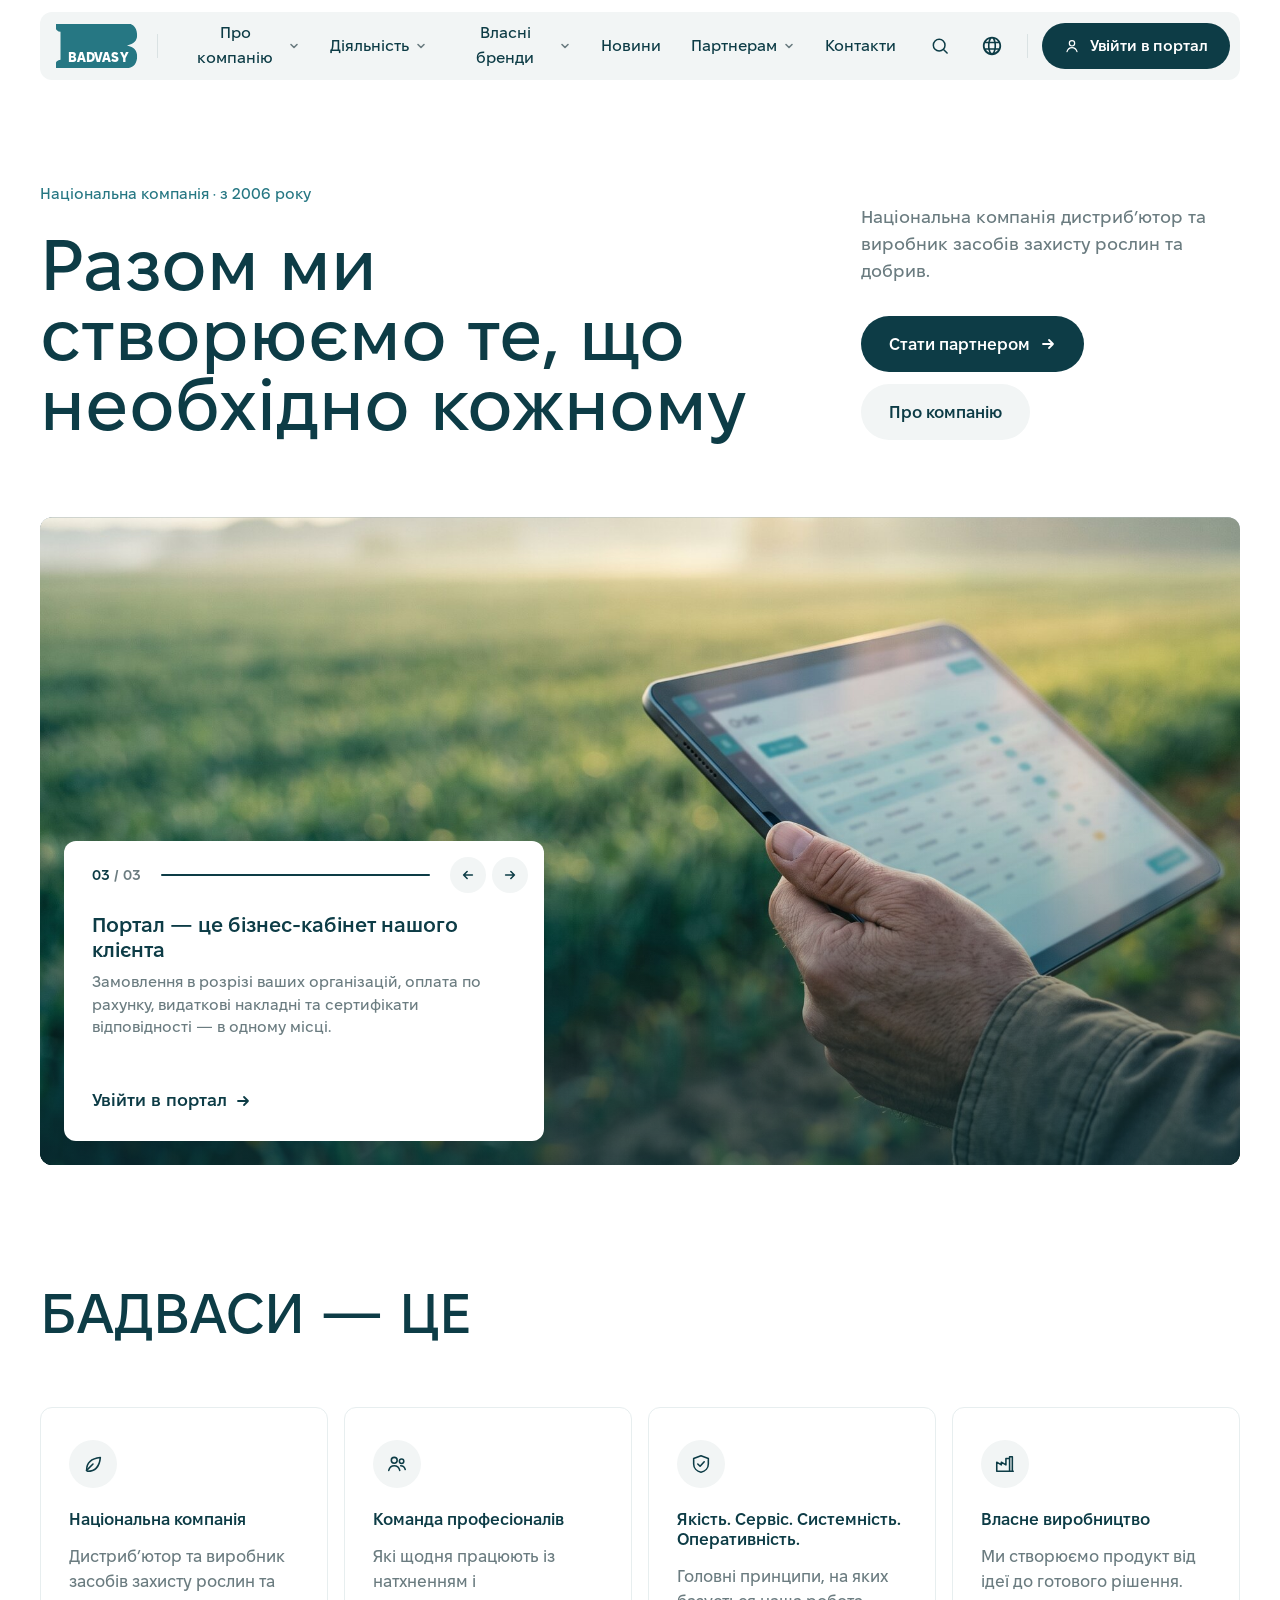
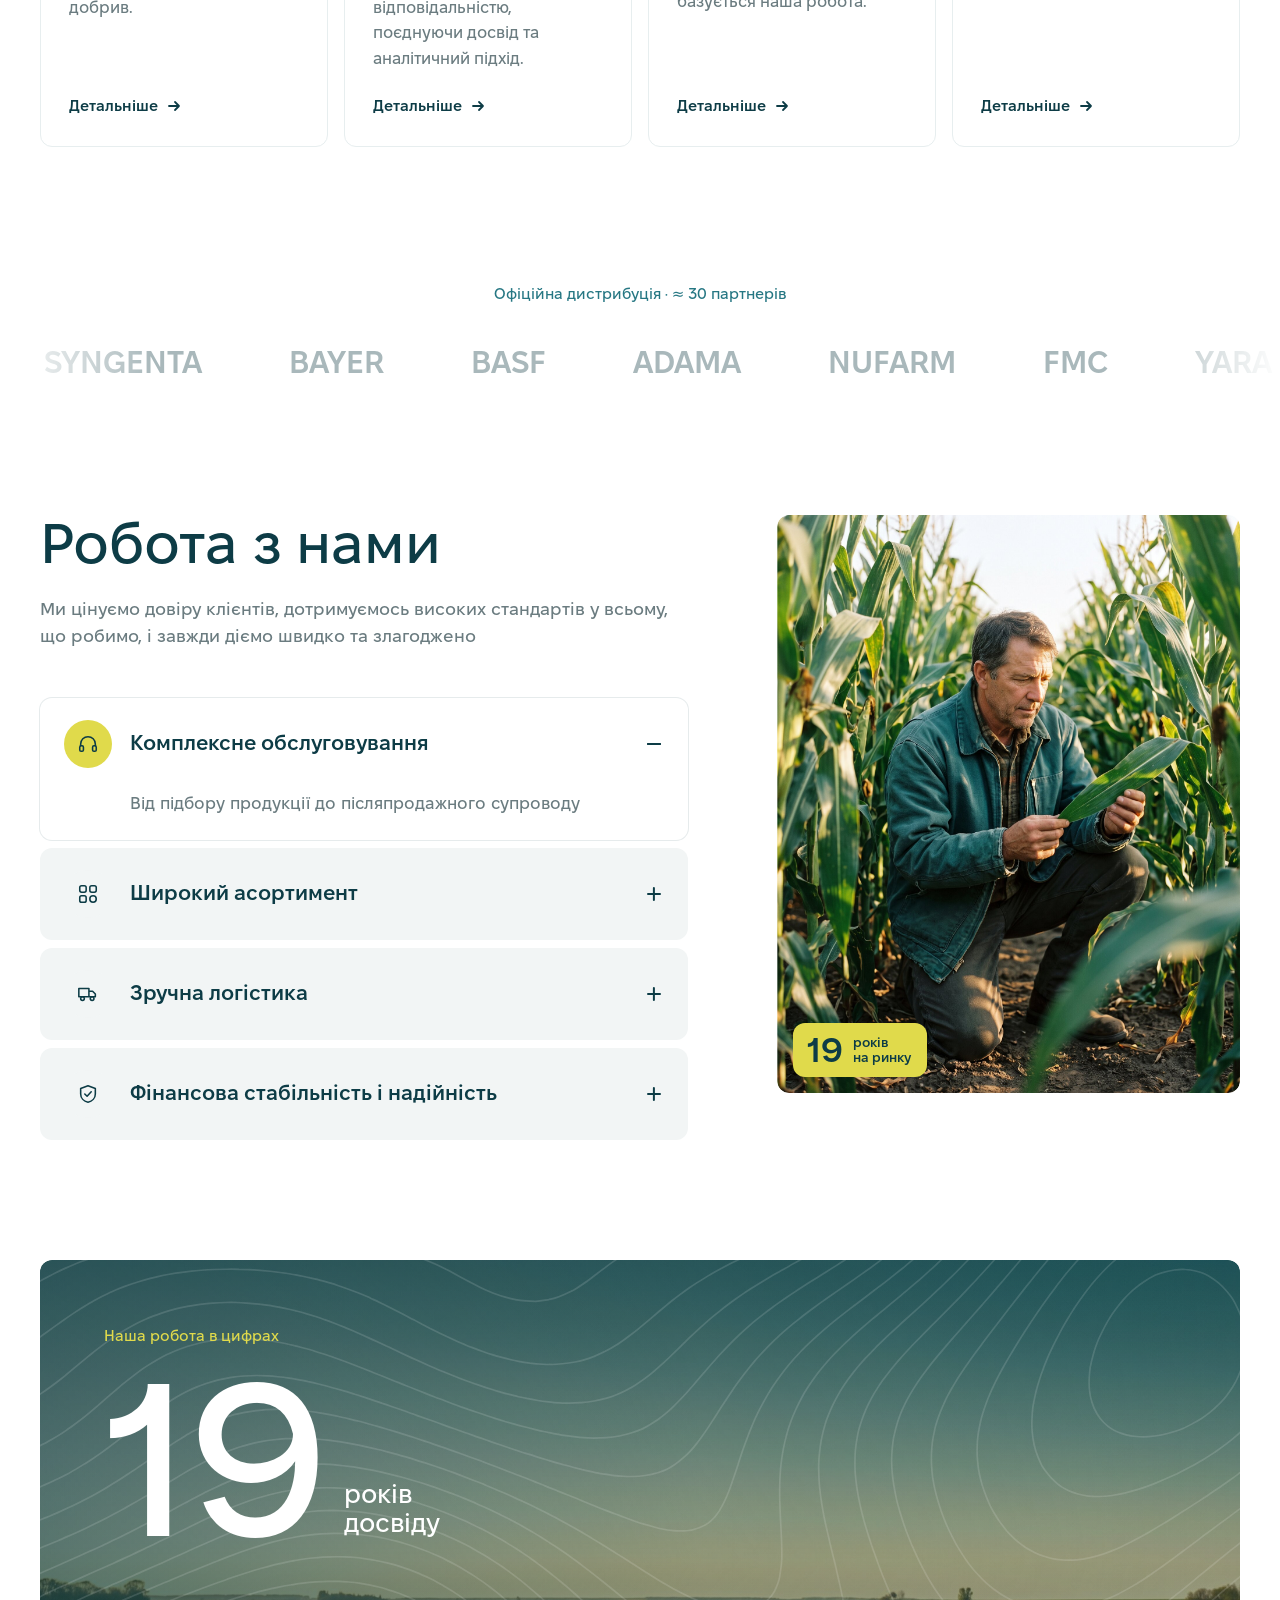
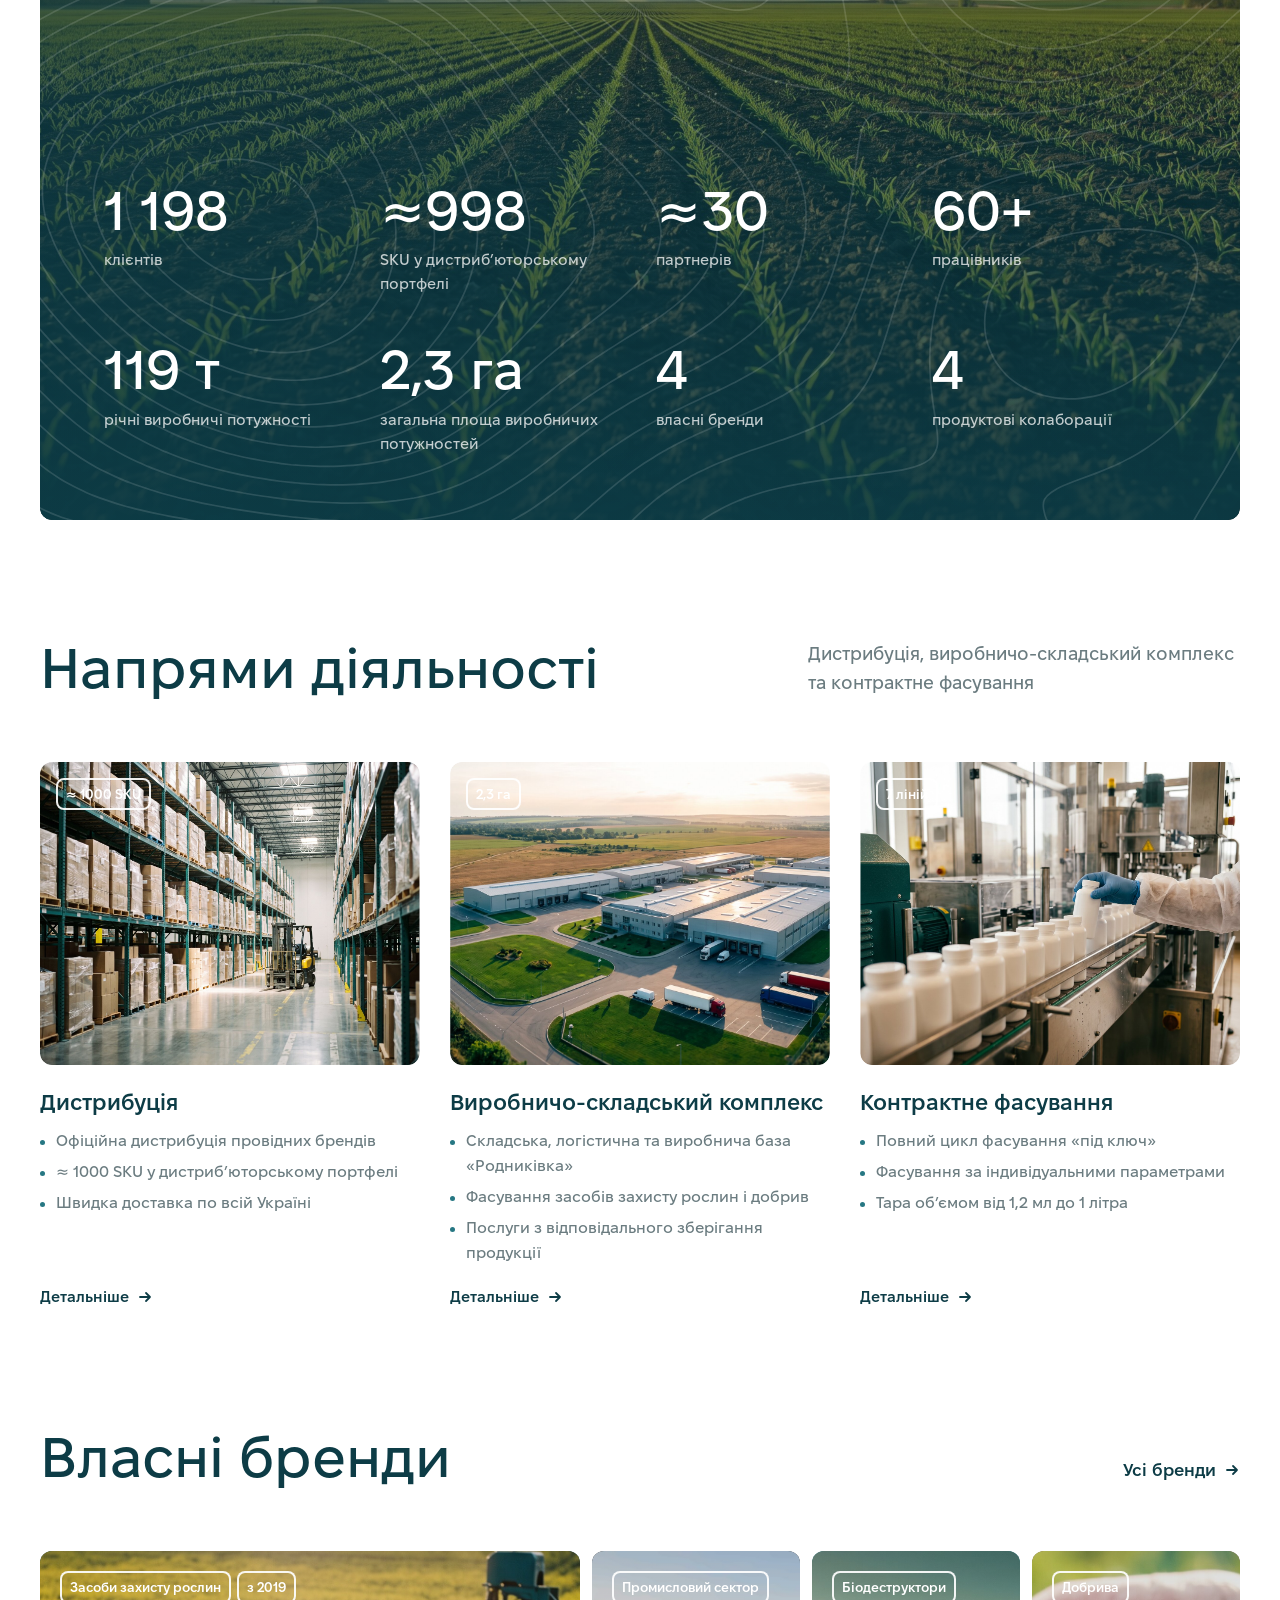
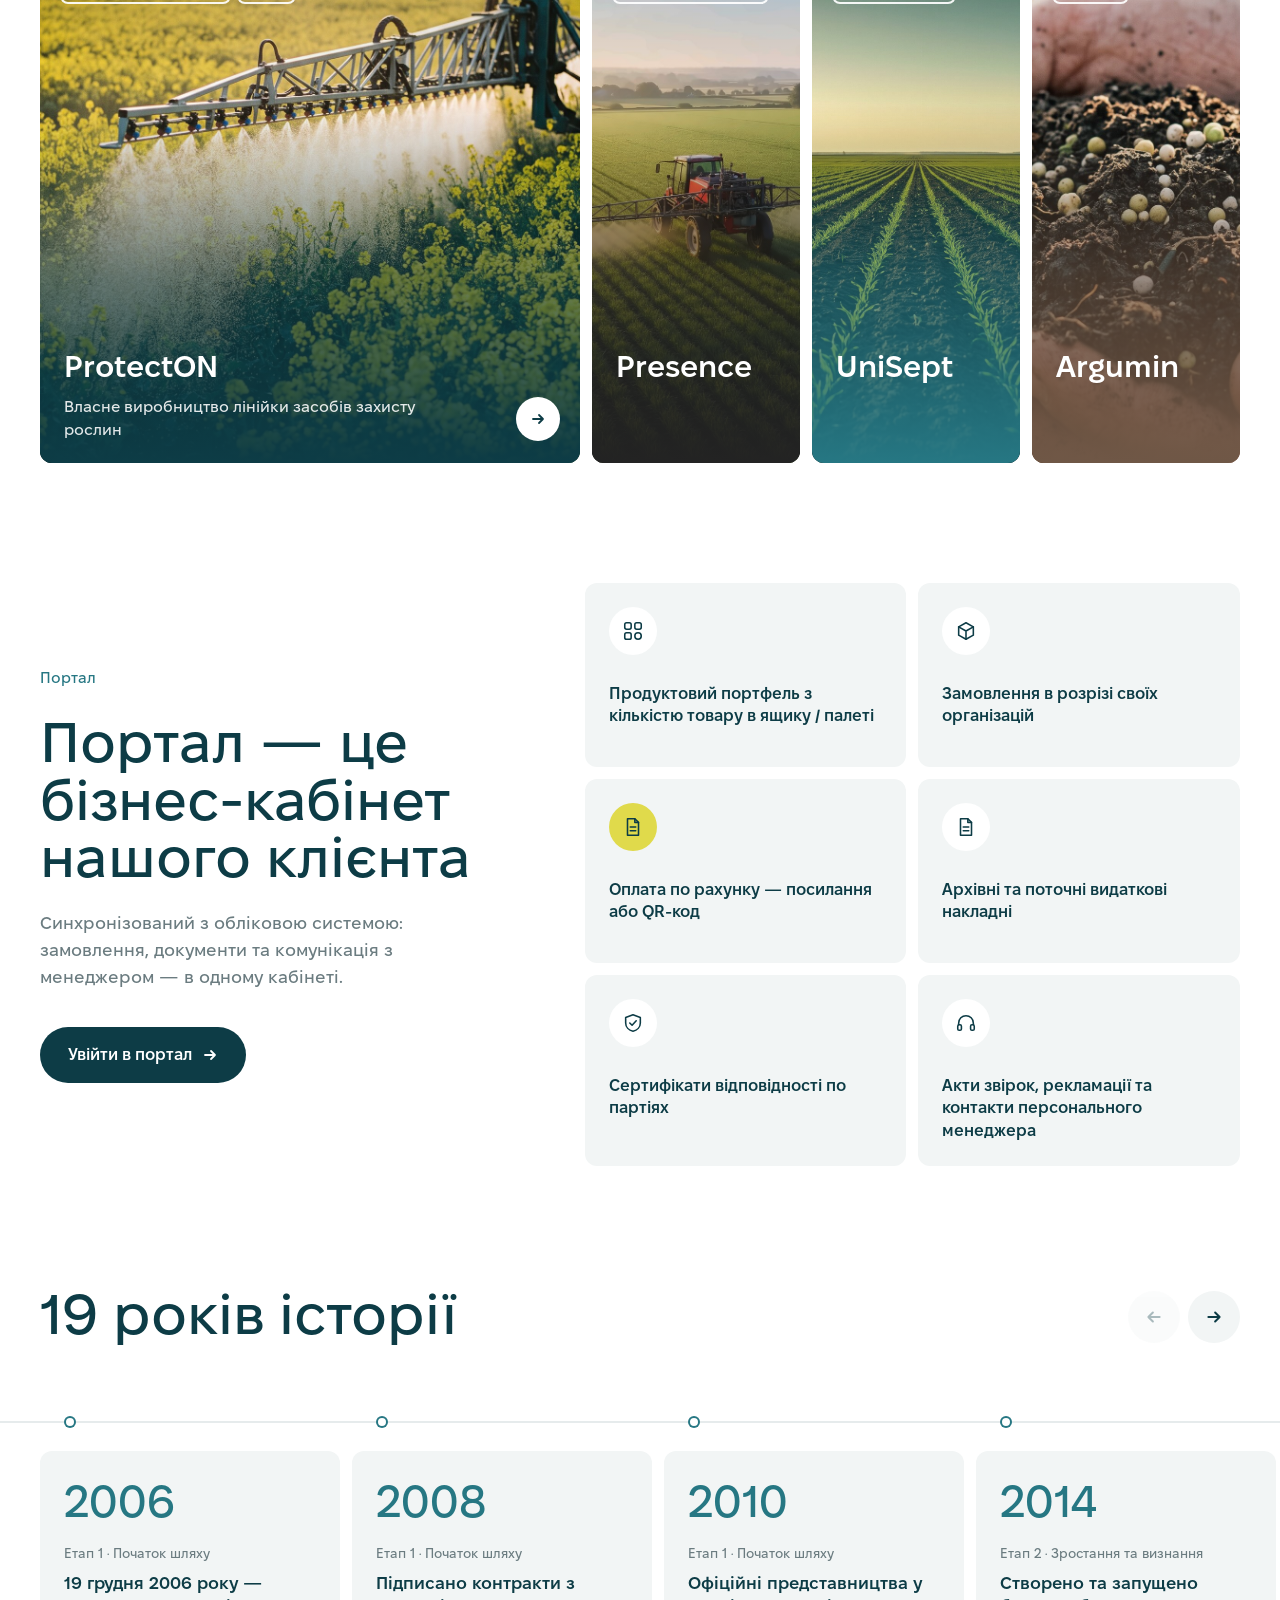
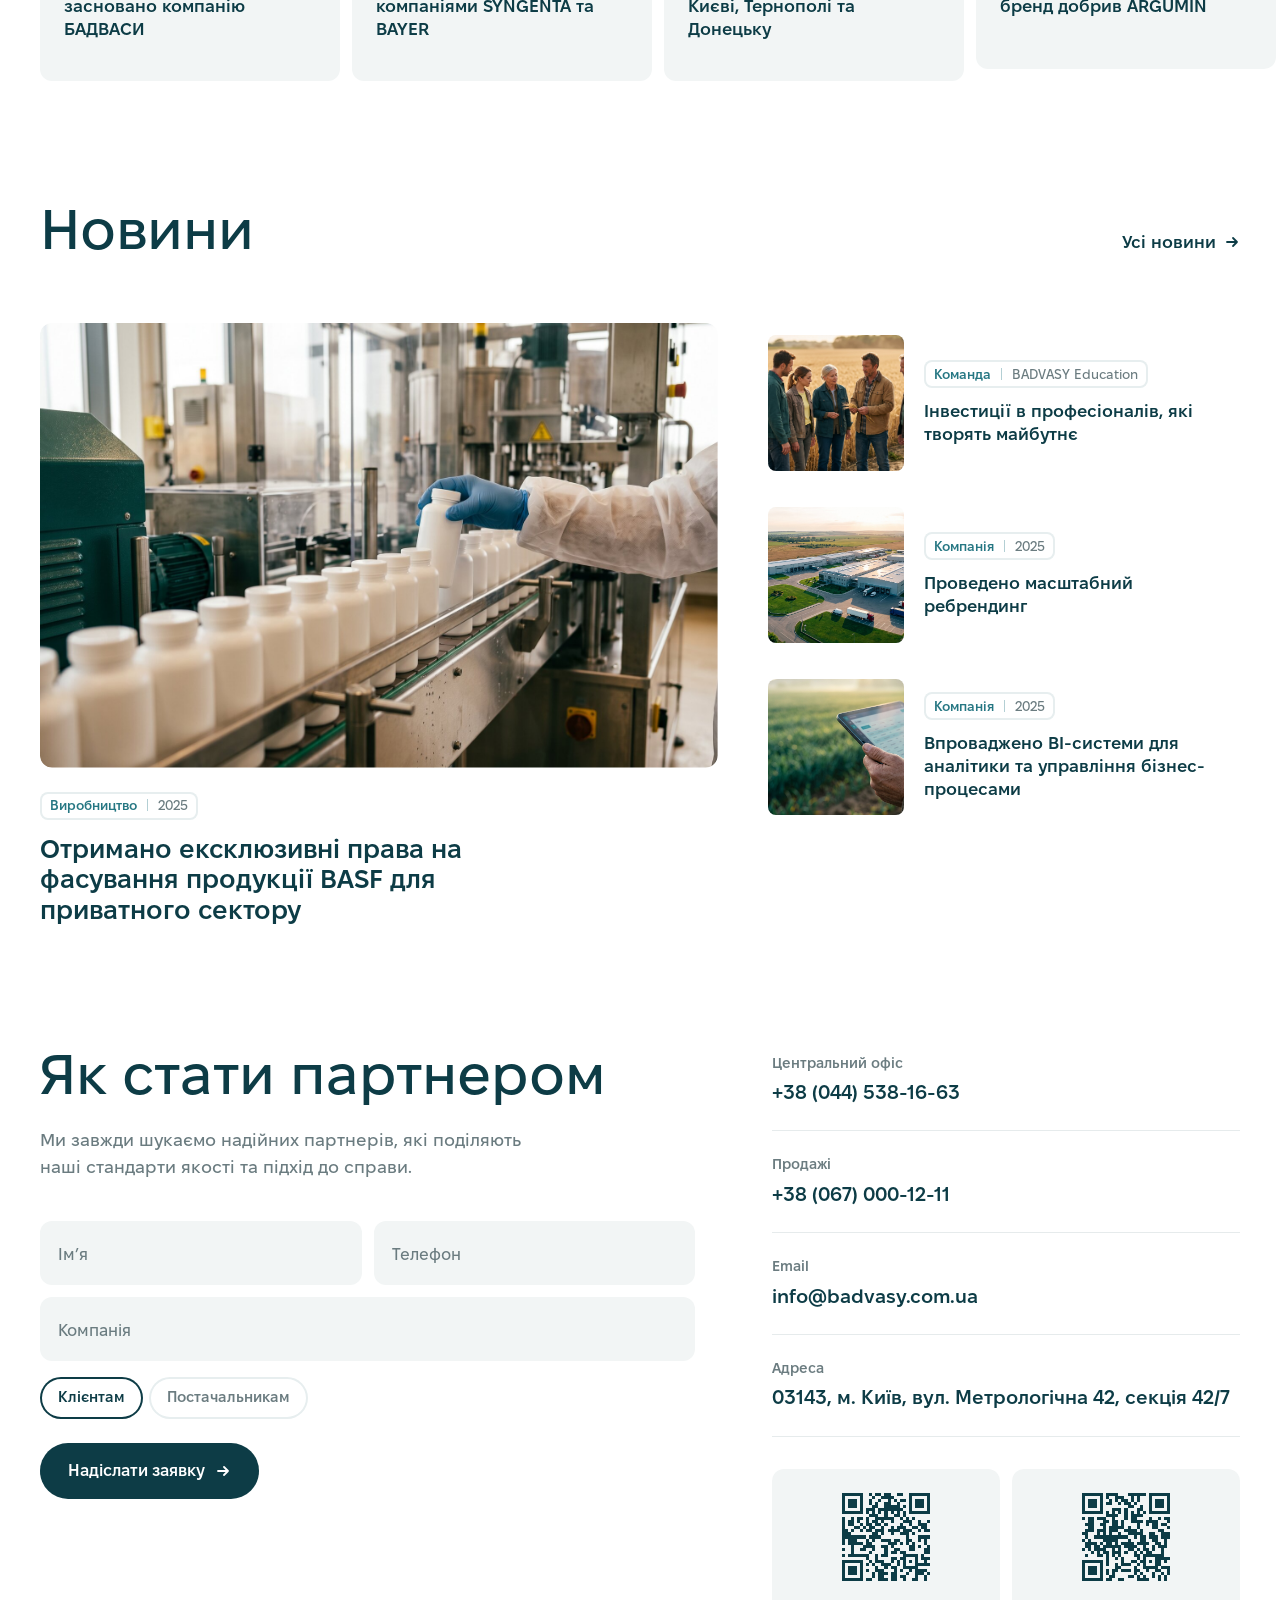
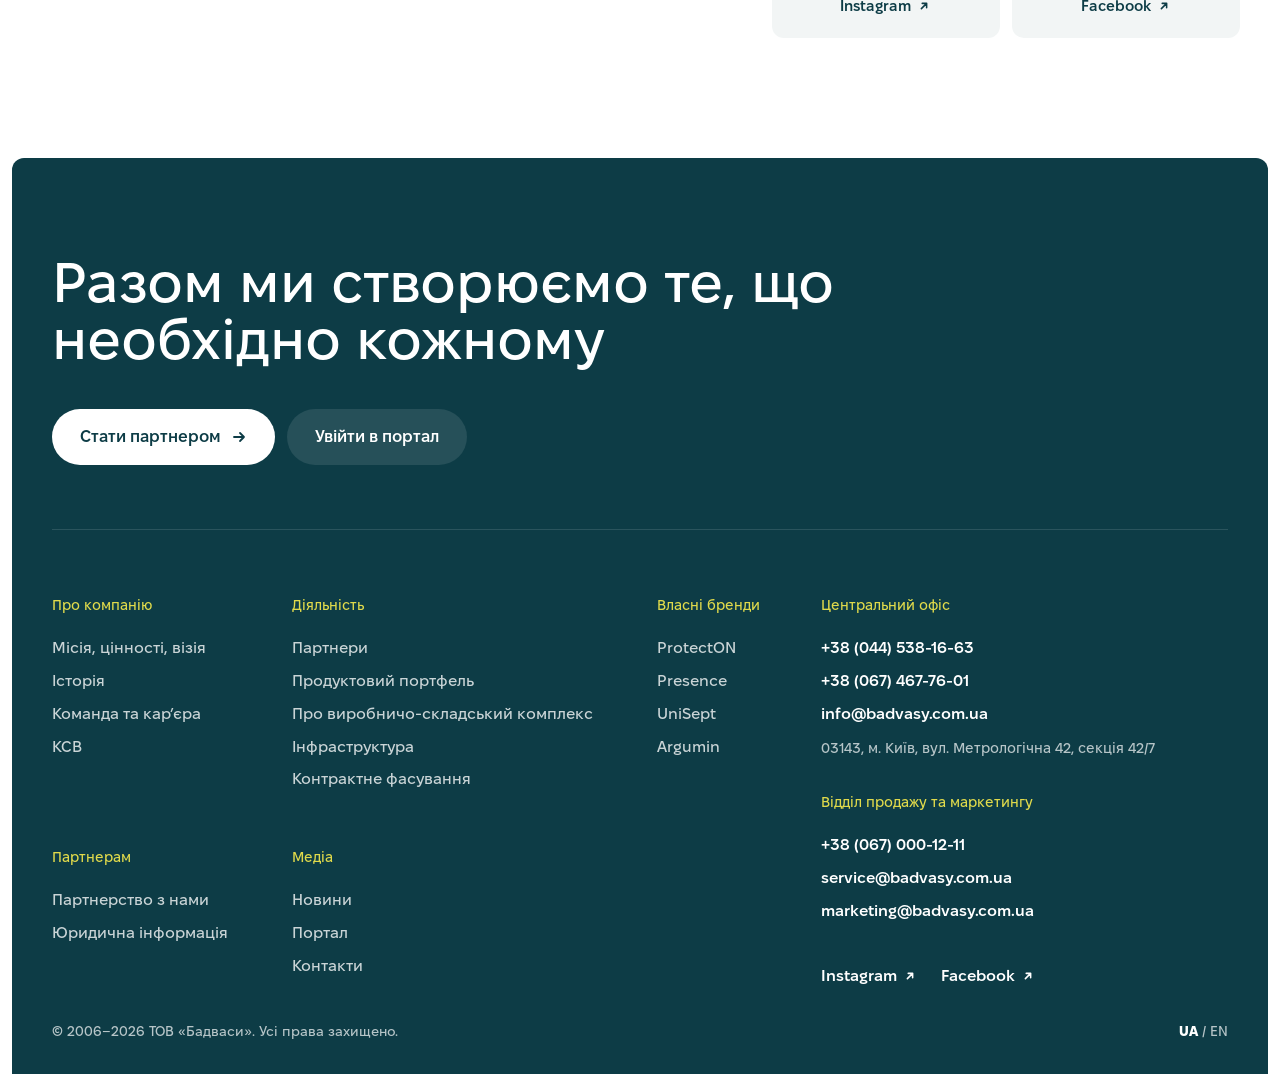
<file: index.html>
<!doctype html>
<html lang="uk">
<head>
<meta charset="utf-8">
<meta name="viewport" content="width=device-width,initial-scale=1">
<title>BADVASY</title>
<meta http-equiv="refresh" content="0; url=v3/">
<link rel="canonical" href="v3/">
<link rel="icon" href="assets/favicon.svg" type="image/svg+xml">
<script>location.replace('v3/' + location.search + location.hash);</script>
</head>
<body><a href="v3/">BADVASY</a></body>
</html>
</file>
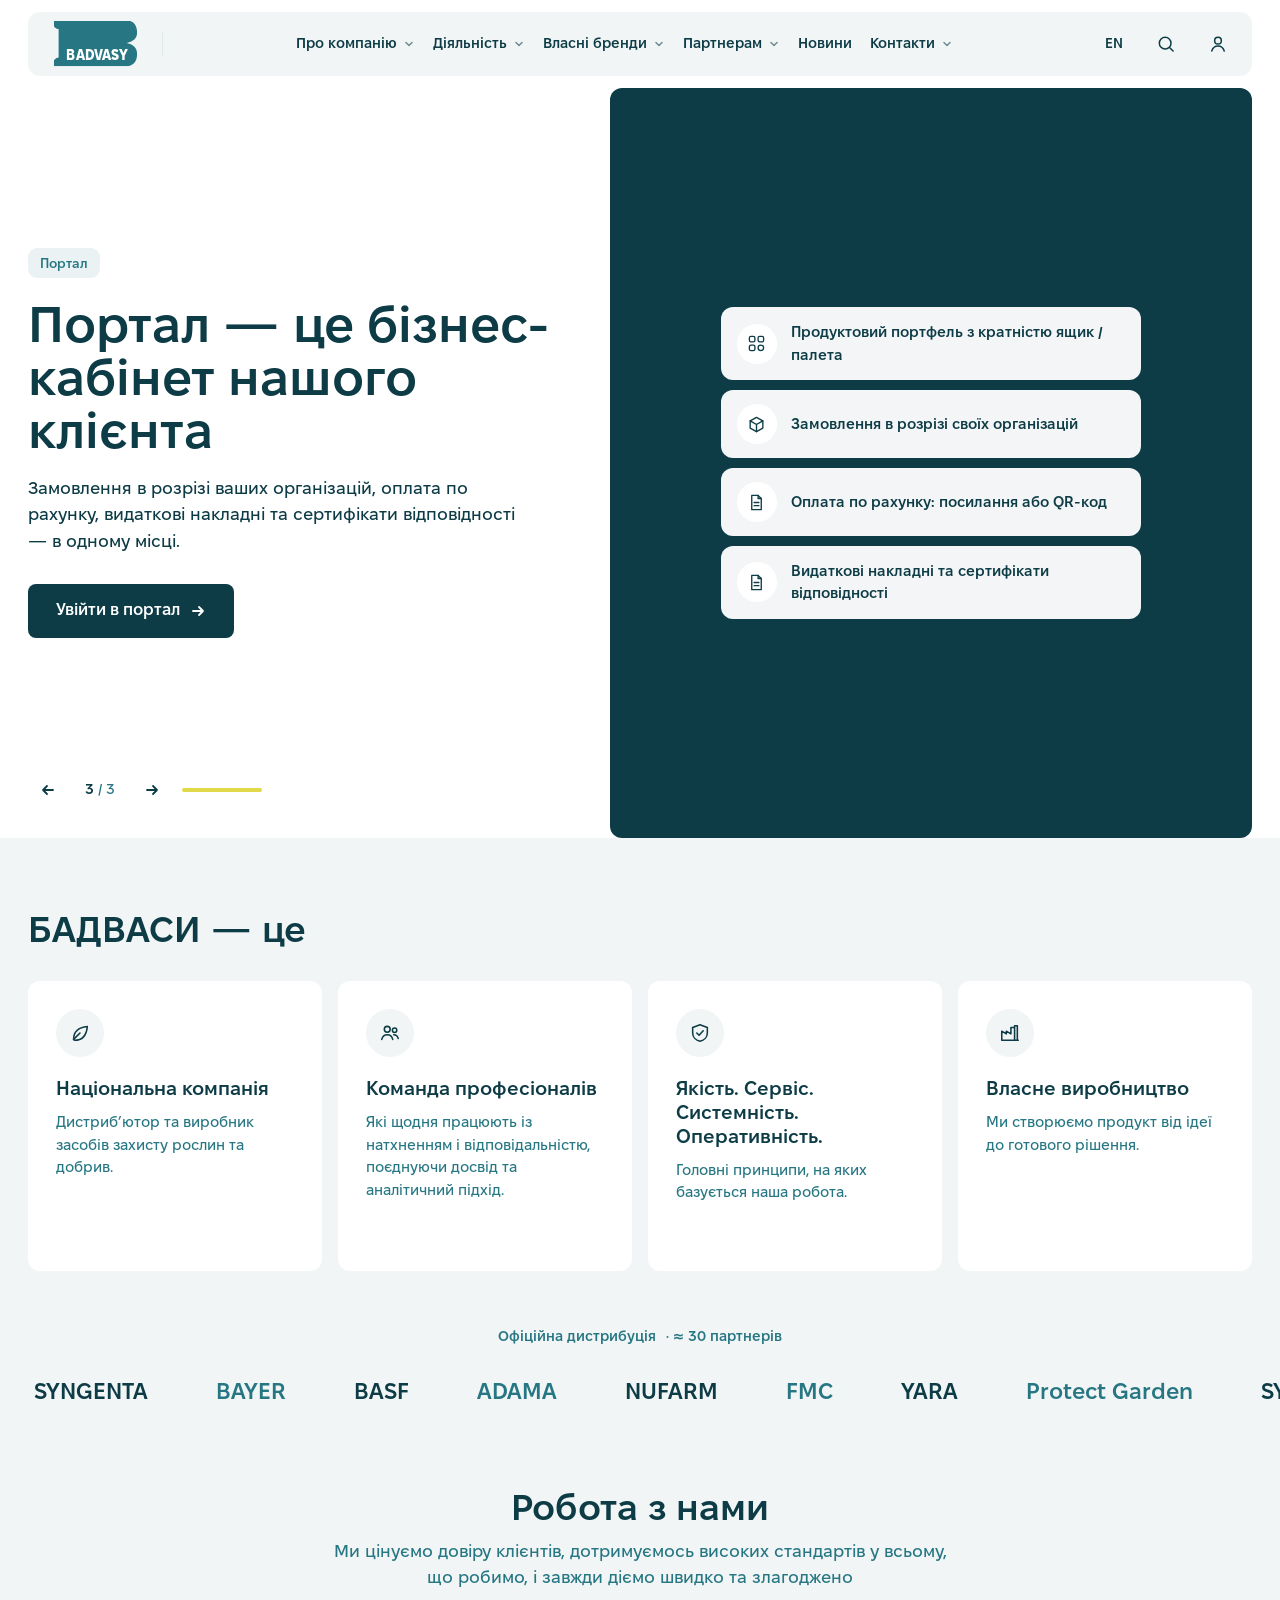
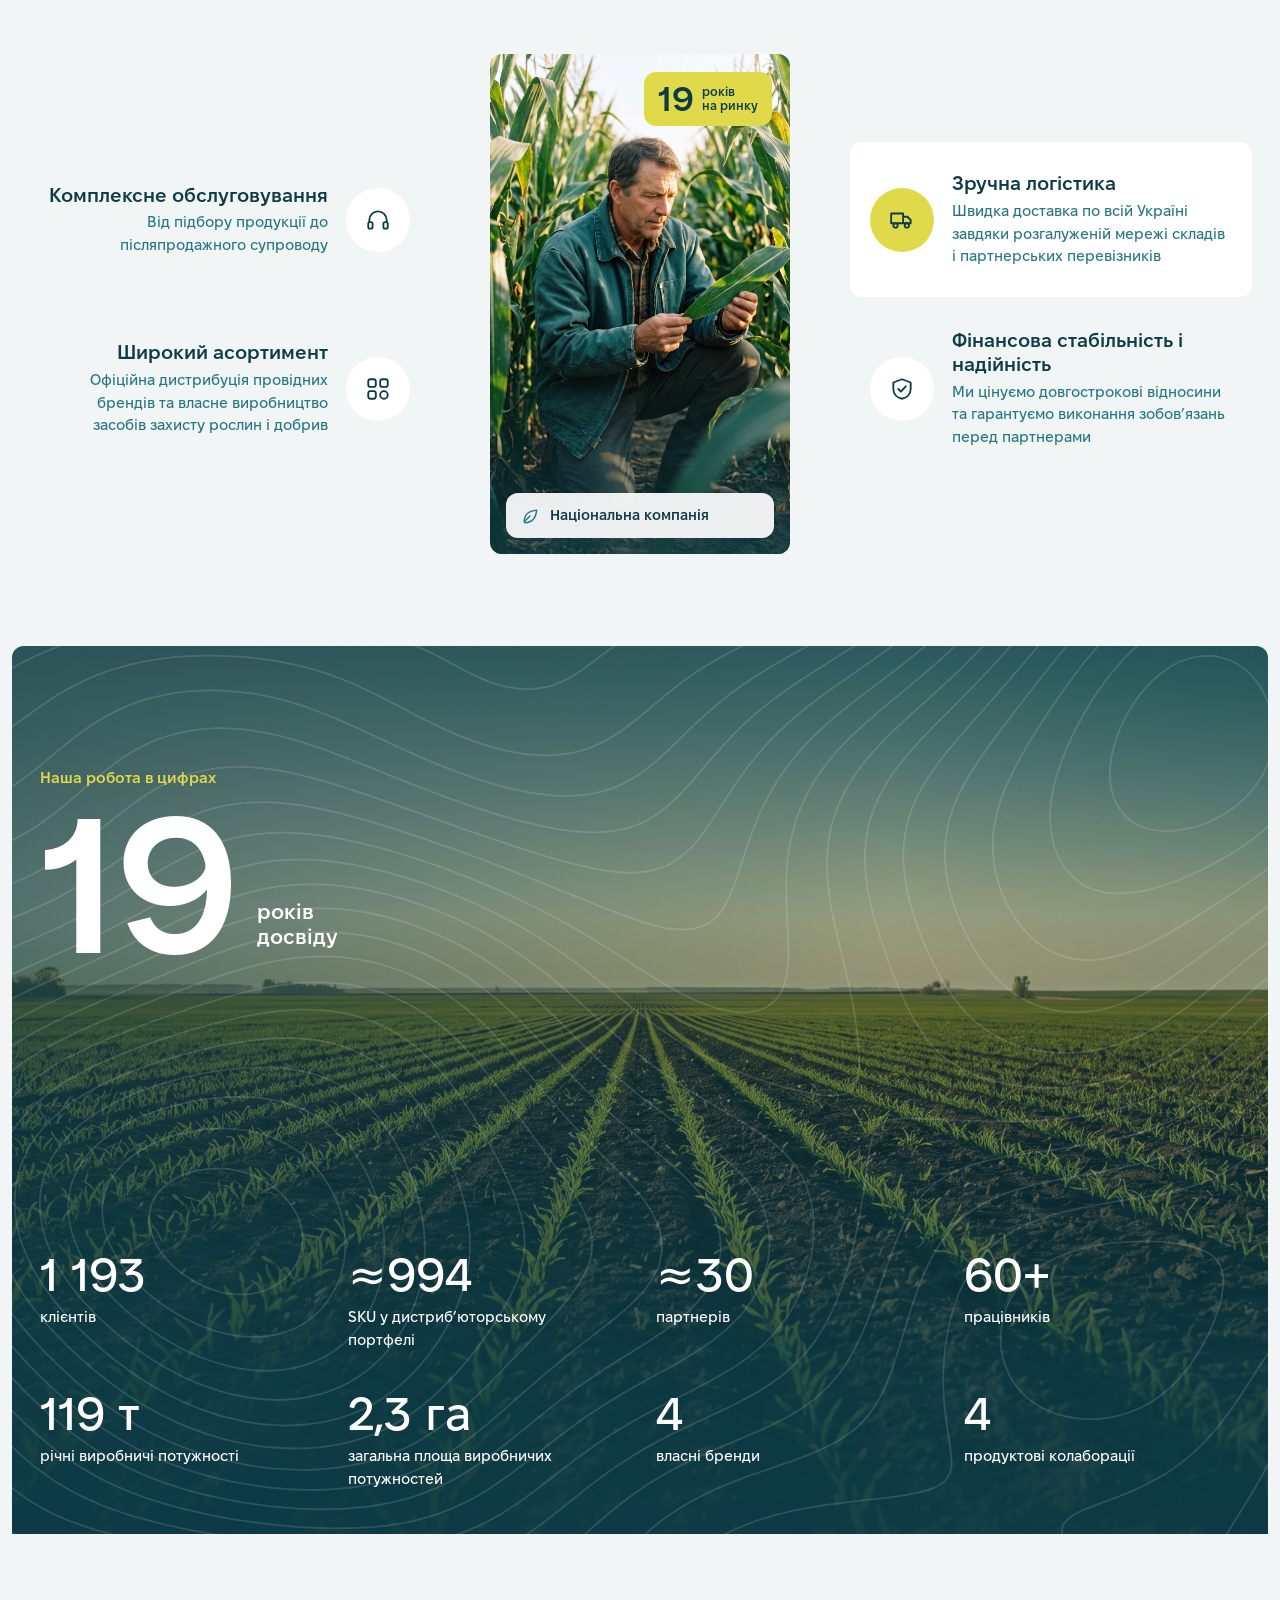
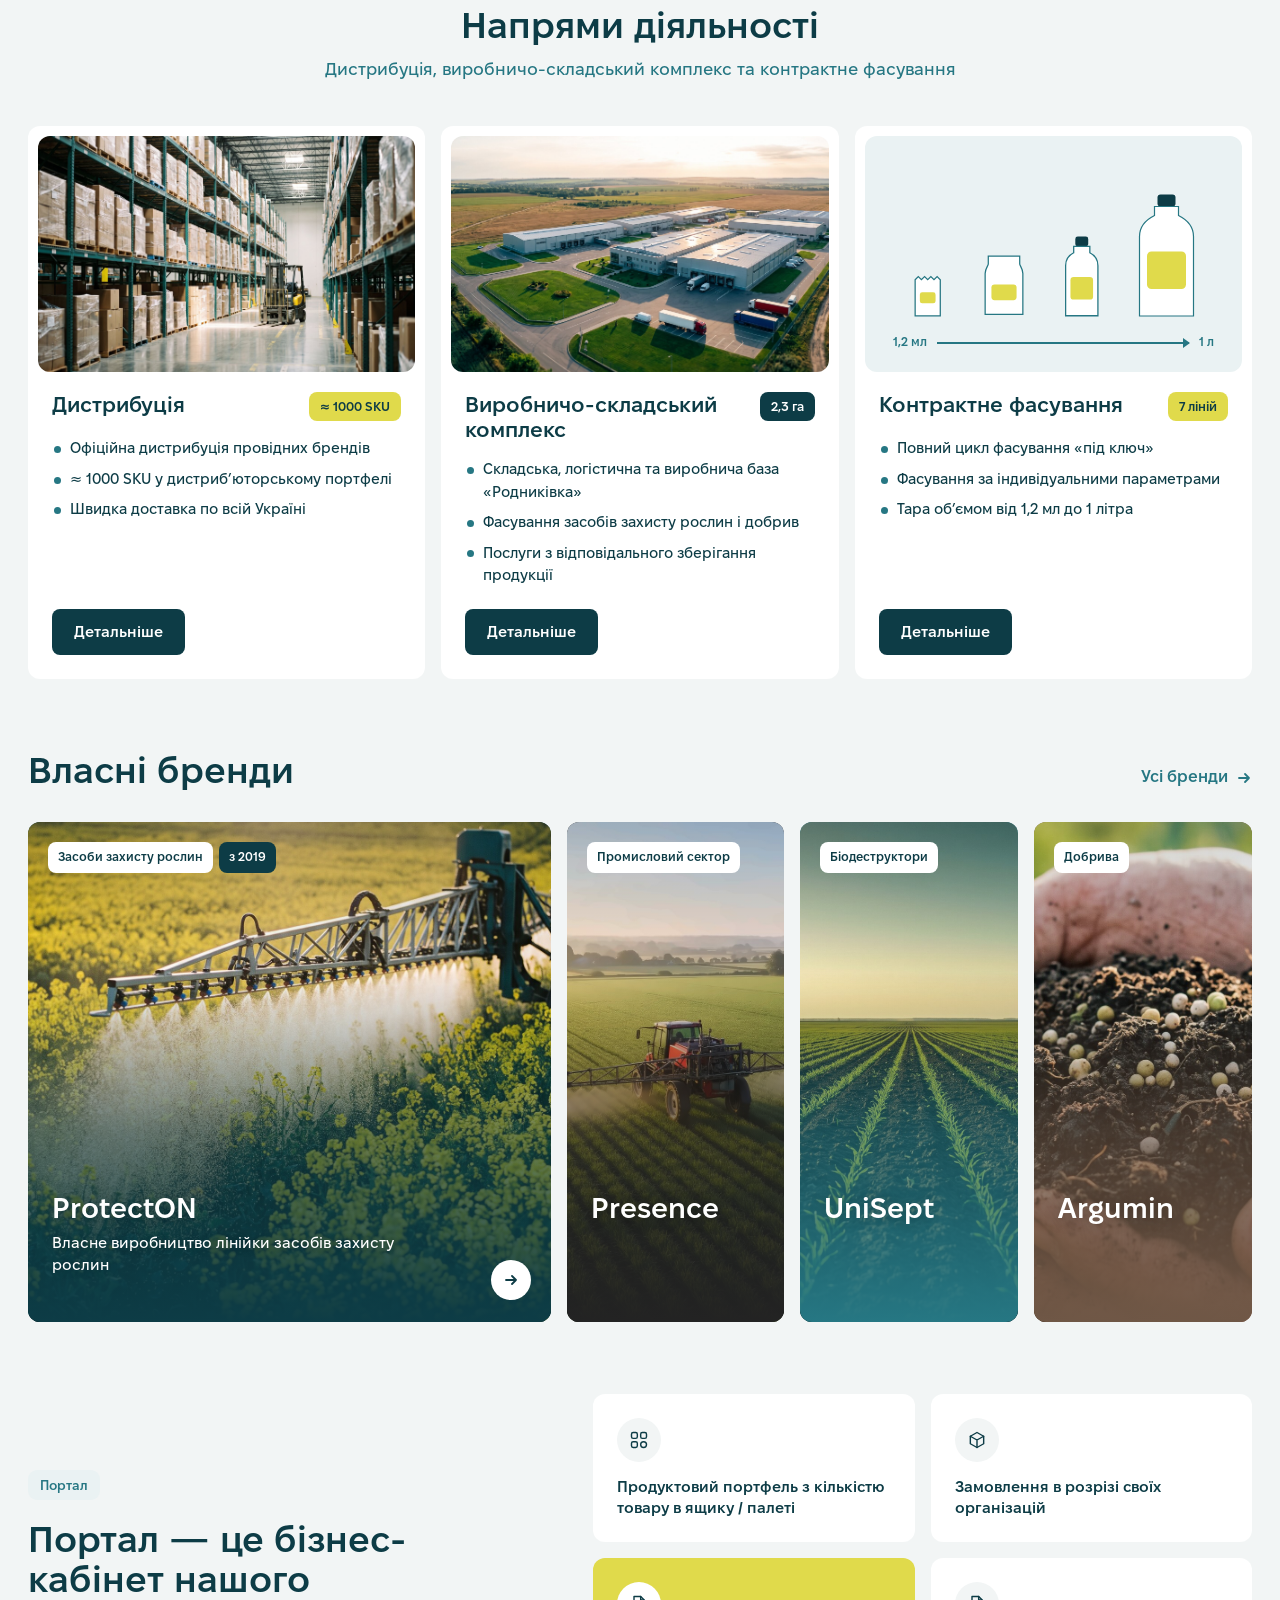
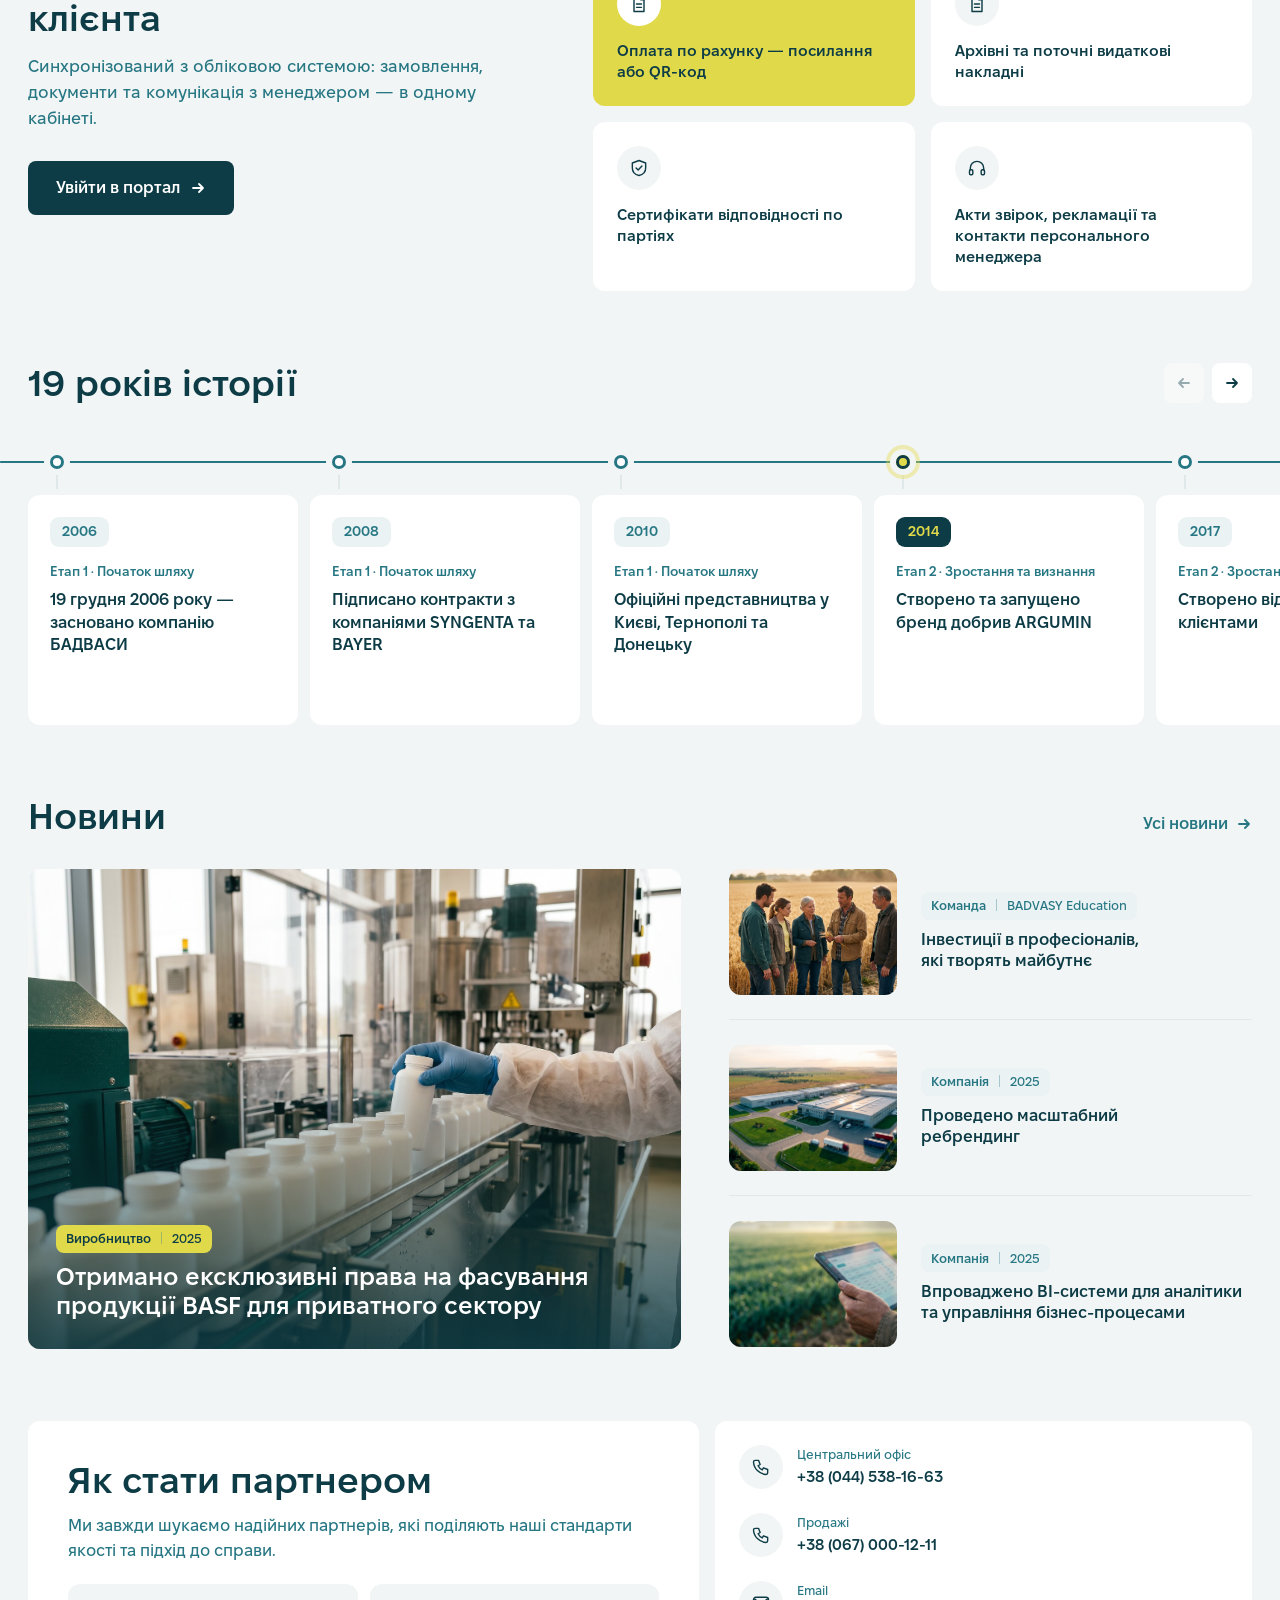
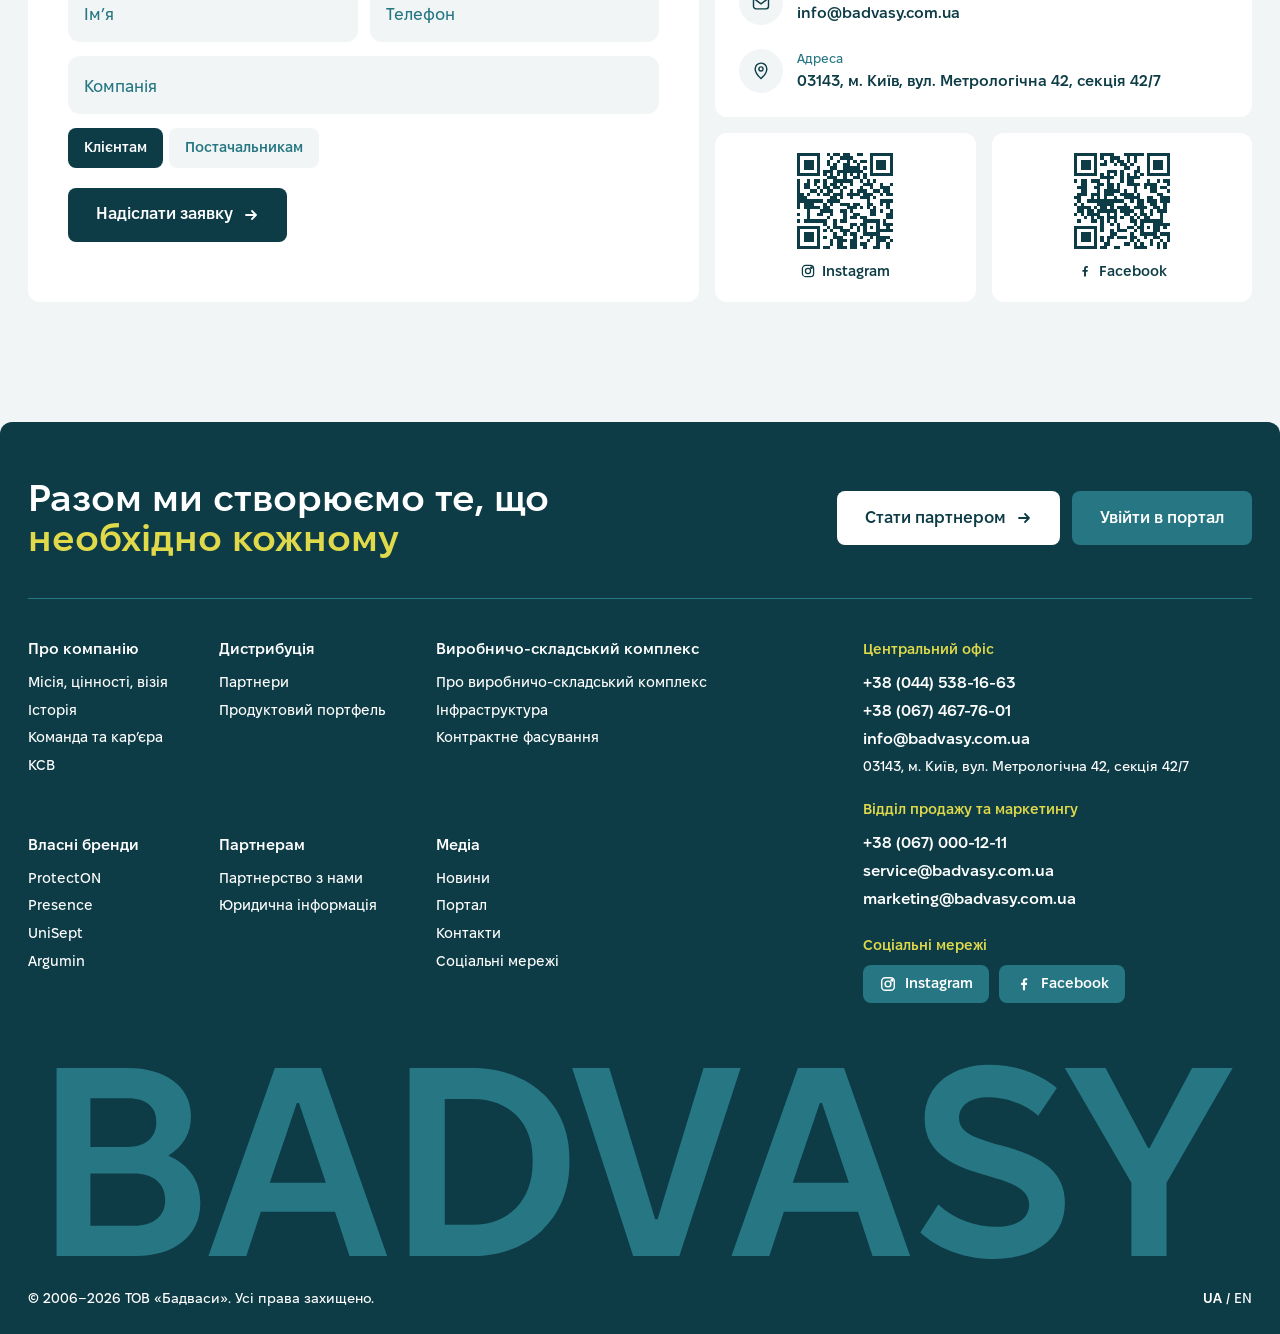
<file: v2/index.html>
<!doctype html>
<html lang="uk">
<head>
<meta charset="utf-8">
<meta name="viewport" content="width=device-width, initial-scale=1">
<title>BADVASY · дистрибуція та фасування ЗЗР і добрив</title>
<meta name="description" content="БАДВАСИ: національна компанія, дистриб’ютор та виробник засобів захисту рослин і добрив.">
<meta name="theme-color" content="#ffffff">
<link rel="icon" href="../assets/favicon.svg" type="image/svg+xml">
<link rel="stylesheet" href="v2.css?v=72">
<link rel="stylesheet" href="../assets/mobile.css?v=4">
</head>
<body>
<svg width="0" height="0" style="position:absolute" aria-hidden="true"><defs>
  <symbol id="bmark" viewBox="5 5 565 310"><path fill="currentColor" d="M16 6H500C541 6 569 36 569 88C569 124 548 148 499 158C548 168 569 194 569 232C569 284 541 314 500 314H16Q6 314 6 304V292A36 36 0 0 1 41 256V64A36 36 0 0 1 6 28V16Q6 6 16 6Z"/></symbol>
  <symbol id="arr" viewBox="0 0 16 16"><path d="M3 8h10M9 4l4 4-4 4" fill="none" stroke="currentColor" stroke-width="1.8" stroke-linecap="round" stroke-linejoin="round"/></symbol>
  <symbol id="arr-up" viewBox="0 0 16 16"><path d="M5 11l6-6M6 5h5v5" fill="none" stroke="currentColor" stroke-width="1.8" stroke-linecap="round" stroke-linejoin="round"/></symbol>
  <symbol id="chev" viewBox="0 0 12 12"><path d="M3 4.5l3 3 3-3" fill="none" stroke="currentColor" stroke-width="1.6" stroke-linecap="round" stroke-linejoin="round"/></symbol>
  <symbol id="search" viewBox="0 0 24 24"><g fill="none" stroke="currentColor" stroke-width="1.8" stroke-linecap="round"><circle cx="11" cy="11" r="7"/><path d="M16.5 16.5l4 4"/></g></symbol>
  <symbol id="user" viewBox="0 0 24 24"><g fill="none" stroke="currentColor" stroke-width="1.8" stroke-linecap="round"><circle cx="12" cy="8" r="4"/><path d="M4.5 20.5c1.2-3.8 4.2-6 7.5-6s6.3 2.2 7.5 6"/></g></symbol>
  <symbol id="store" viewBox="0 0 24 24"><g fill="none" stroke="currentColor" stroke-width="1.7" stroke-linecap="round" stroke-linejoin="round"><path d="M4 9l1.5-5h13L20 9M4 9v11h16V9M4 9c0 1.7 1.3 3 3 3s3-1.3 3-3c0 1.7 1.3 3 3 3s3-1.3 3-3c0 1.7 1.3 3 3 3"/></g></symbol>
  <symbol id="factory" viewBox="0 0 24 24"><g fill="none" stroke="currentColor" stroke-width="1.7" stroke-linecap="round" stroke-linejoin="round"><path d="M3 20V10l5 3V10l5 3V6h4v14zM3 20h18M17 20V4h3v16"/></g></symbol>
  <symbol id="truck" viewBox="0 0 24 24"><g fill="none" stroke="currentColor" stroke-width="1.7" stroke-linecap="round" stroke-linejoin="round"><path d="M2 6h11v9H2zM13 9h4l3 3v3h-7"/><circle cx="6" cy="17" r="2"/><circle cx="16.5" cy="17" r="2"/></g></symbol>
  <symbol id="box" viewBox="0 0 24 24"><g fill="none" stroke="currentColor" stroke-width="1.7" stroke-linecap="round" stroke-linejoin="round"><path d="M12 3l8 4.5v9L12 21l-8-4.5v-9z"/><path d="M4 7.5l8 4.5 8-4.5M12 12v9"/></g></symbol>
  <symbol id="leaf" viewBox="0 0 24 24"><g fill="none" stroke="currentColor" stroke-width="1.7" stroke-linecap="round" stroke-linejoin="round"><path d="M5 19c0-8 5-13 15-14-1 10-6 15-14 15"/><path d="M5 19l7-7"/></g></symbol>
  <symbol id="hand" viewBox="0 0 24 24"><g fill="none" stroke="currentColor" stroke-width="1.7" stroke-linecap="round" stroke-linejoin="round"><path d="M2 12l4-5 4 2 3-2 4 1 5 4"/><path d="M6 7l-4 5 5 5 2-1 2 2 2-1 2 1 3-3 4-4"/><path d="M10 9l-2 3 1.5 1L12 11l3 3"/></g></symbol>
  <symbol id="headset" viewBox="0 0 24 24"><g fill="none" stroke="currentColor" stroke-width="1.7" stroke-linecap="round" stroke-linejoin="round"><path d="M4 14v-2a8 8 0 0116 0v2"/><rect x="3" y="14" width="4" height="6" rx="1.5"/><rect x="17" y="14" width="4" height="6" rx="1.5"/></g></symbol>
  <symbol id="grid" viewBox="0 0 24 24"><g fill="none" stroke="currentColor" stroke-width="1.7"><rect x="3" y="3" width="7" height="7" rx="2"/><rect x="14" y="3" width="7" height="7" rx="2"/><rect x="3" y="14" width="7" height="7" rx="2"/><rect x="14" y="14" width="7" height="7" rx="3.5"/></g></symbol>
  <symbol id="shield" viewBox="0 0 24 24"><g fill="none" stroke="currentColor" stroke-width="1.7" stroke-linecap="round" stroke-linejoin="round"><path d="M12 3l8 3v6c0 4.5-3.4 8-8 9-4.6-1-8-4.5-8-9V6z"/><path d="M8.5 12l2.5 2.5 4.5-5"/></g></symbol>
  <symbol id="doc" viewBox="0 0 24 24"><g fill="none" stroke="currentColor" stroke-width="1.7" stroke-linecap="round" stroke-linejoin="round"><path d="M6 3h8l4 4v14H6z"/><path d="M14 3v4h4M9 12h6M9 16h6"/></g></symbol>
  <symbol id="people" viewBox="0 0 24 24"><g fill="none" stroke="currentColor" stroke-width="1.7" stroke-linecap="round"><circle cx="9" cy="8" r="3.2"/><path d="M3 19c.8-3.2 3.2-5 6-5s5.2 1.8 6 5"/><circle cx="17" cy="9" r="2.4"/><path d="M16 14c2.4 0 4.3 1.6 5 4"/></g></symbol>
  <symbol id="history" viewBox="0 0 24 24"><g fill="none" stroke="currentColor" stroke-width="1.7" stroke-linecap="round" stroke-linejoin="round"><path d="M3 12a9 9 0 103-6.7L3 8"/><path d="M3 3v5h5M12 7v5l3 2"/></g></symbol>
  <symbol id="heart" viewBox="0 0 24 24"><path d="M12 20s-7-4.4-7-10a4 4 0 017-2.6A4 4 0 0119 10c0 5.6-7 10-7 10z" fill="none" stroke="currentColor" stroke-width="1.7" stroke-linejoin="round"/></symbol>
  <symbol id="target" viewBox="0 0 24 24"><g fill="none" stroke="currentColor" stroke-width="1.7"><circle cx="12" cy="12" r="8"/><circle cx="12" cy="12" r="4"/><circle cx="12" cy="12" r="1" fill="currentColor"/></g></symbol>
  <symbol id="phone" viewBox="0 0 24 24"><path d="M5 4h4l2 5-2.5 1.5a11 11 0 005 5L15 13l5 2v4a2 2 0 01-2 2A16 16 0 013 6a2 2 0 012-2" fill="none" stroke="currentColor" stroke-width="1.7" stroke-linejoin="round"/></symbol>
  <symbol id="mail" viewBox="0 0 24 24"><g fill="none" stroke="currentColor" stroke-width="1.7" stroke-linejoin="round"><rect x="3" y="5" width="18" height="14" rx="3"/><path d="M4 7l8 6 8-6"/></g></symbol>
  <symbol id="pin" viewBox="0 0 24 24"><g fill="none" stroke="currentColor" stroke-width="1.7"><path d="M12 21s-7-6.2-7-11.5A7 7 0 0119 9.5C19 14.8 12 21 12 21z"/><circle cx="12" cy="9.5" r="2.5"/></g></symbol>
  <symbol id="ig" viewBox="0 0 20 20"><g fill="none" stroke="currentColor" stroke-width="1.6"><rect x="3" y="3" width="14" height="14" rx="4"/><circle cx="10" cy="10" r="3.2"/><circle cx="14.3" cy="5.8" r=".9" fill="currentColor"/></g></symbol>
  <symbol id="fb" viewBox="0 0 20 20"><path fill="currentColor" d="M11.2 17v-6h2l.3-2.4h-2.3V7.1c0-.7.2-1.2 1.2-1.2h1.2V3.8c-.2 0-1-.1-1.8-.1-1.8 0-3 1.1-3 3.1v1.8H6.8V11h2v6h2.4z"/></symbol>
  <symbol id="spark" viewBox="0 0 20 20"><path d="M10 1l2 7 7 2-7 2-2 7-2-7-7-2 7-2z" fill="currentColor"/></symbol>
</defs></svg>
<a class="skip" href="#main">Перейти до змісту</a>
<header class="hdr" id="hdr"></header>
<main id="main"></main>
<footer class="ftr2" id="ftr"></footer>
<script src="v2.js?v=82" defer></script>
<script src="../assets/mobile.js?v=1" defer></script>
</body>
</html>
</file>
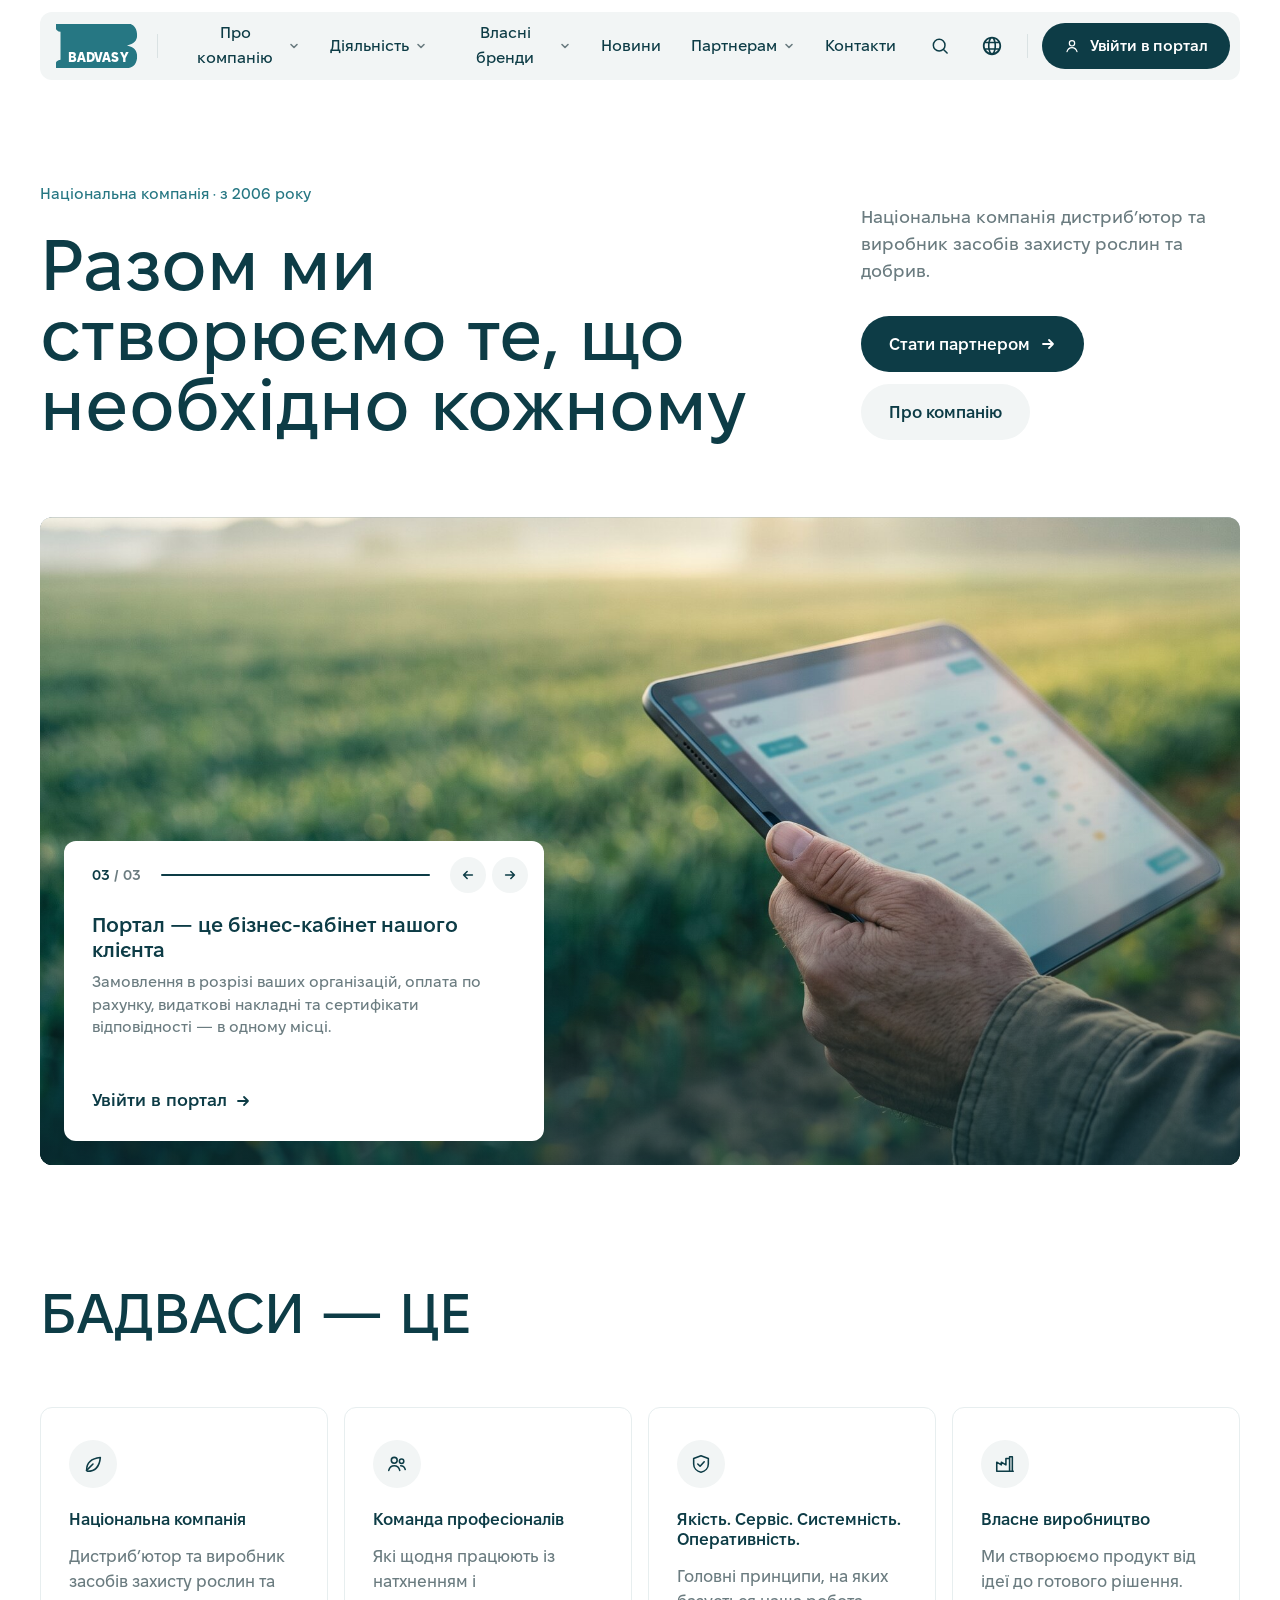
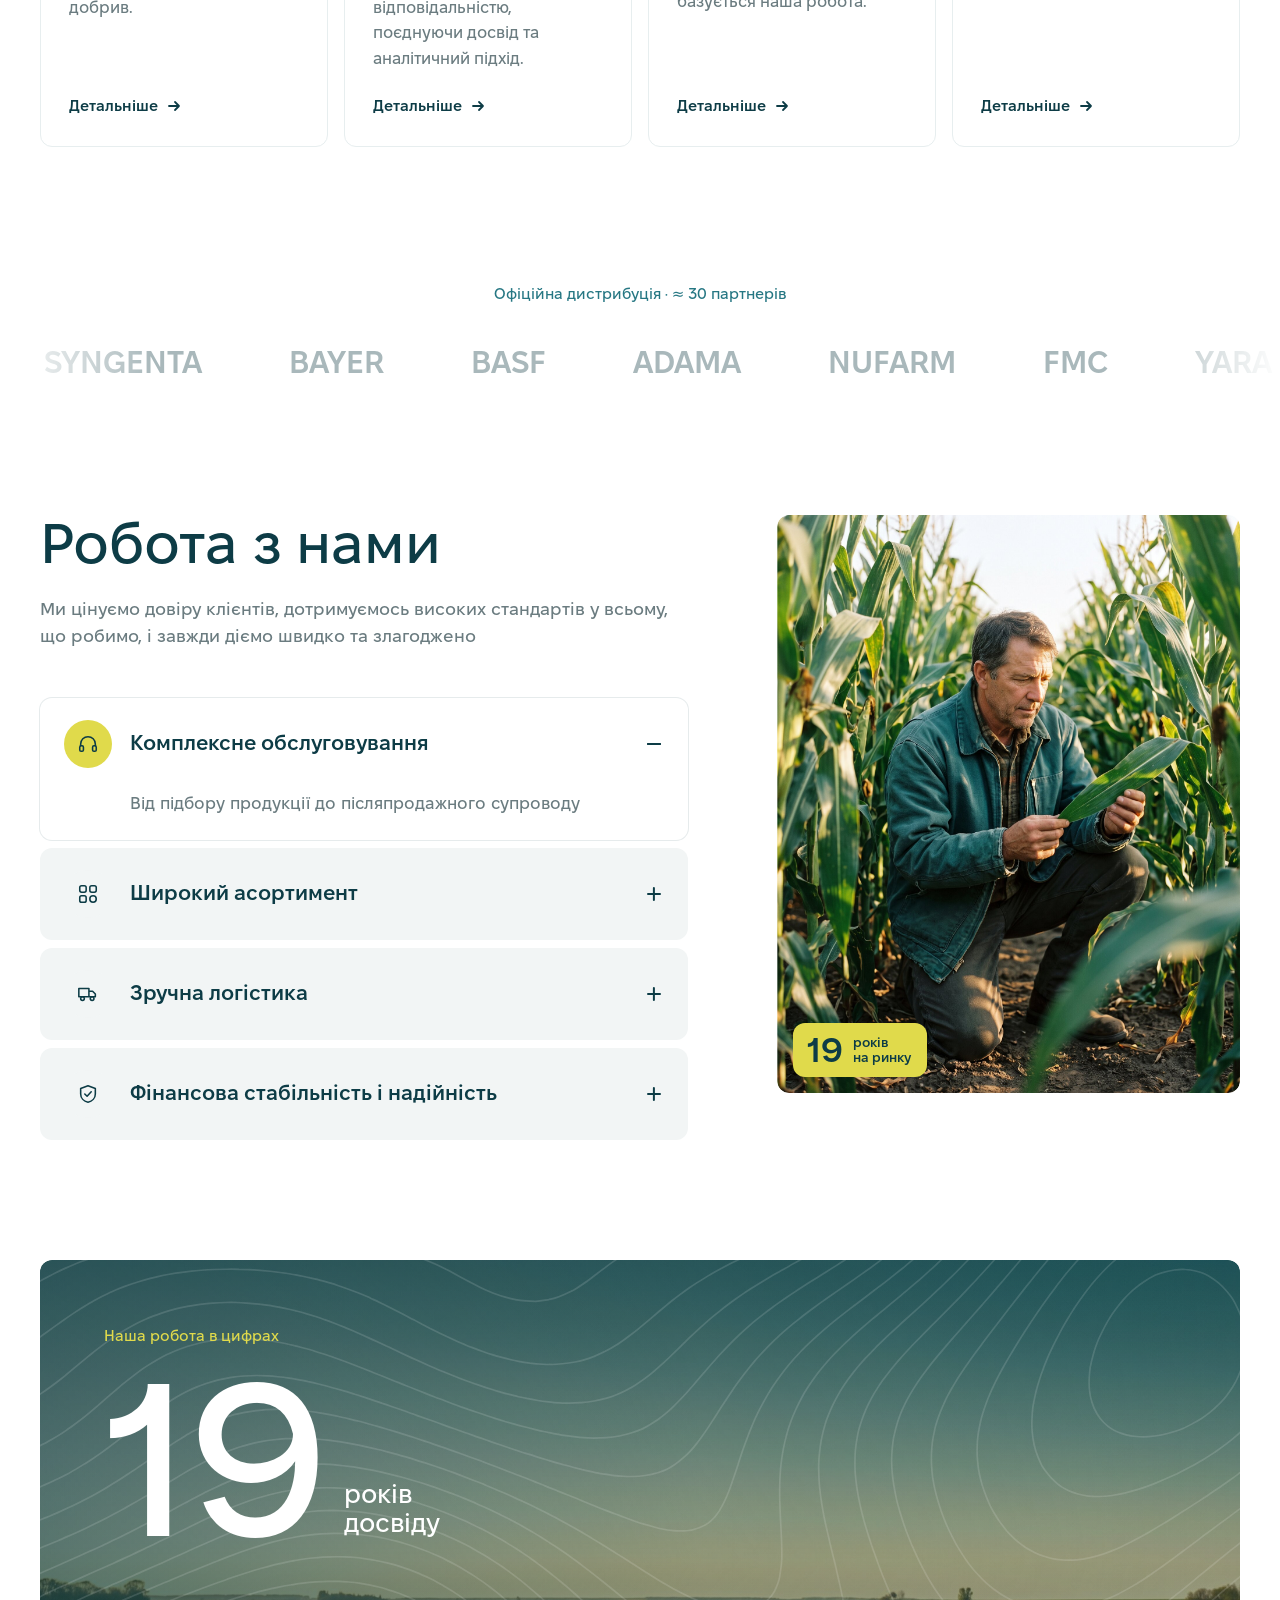
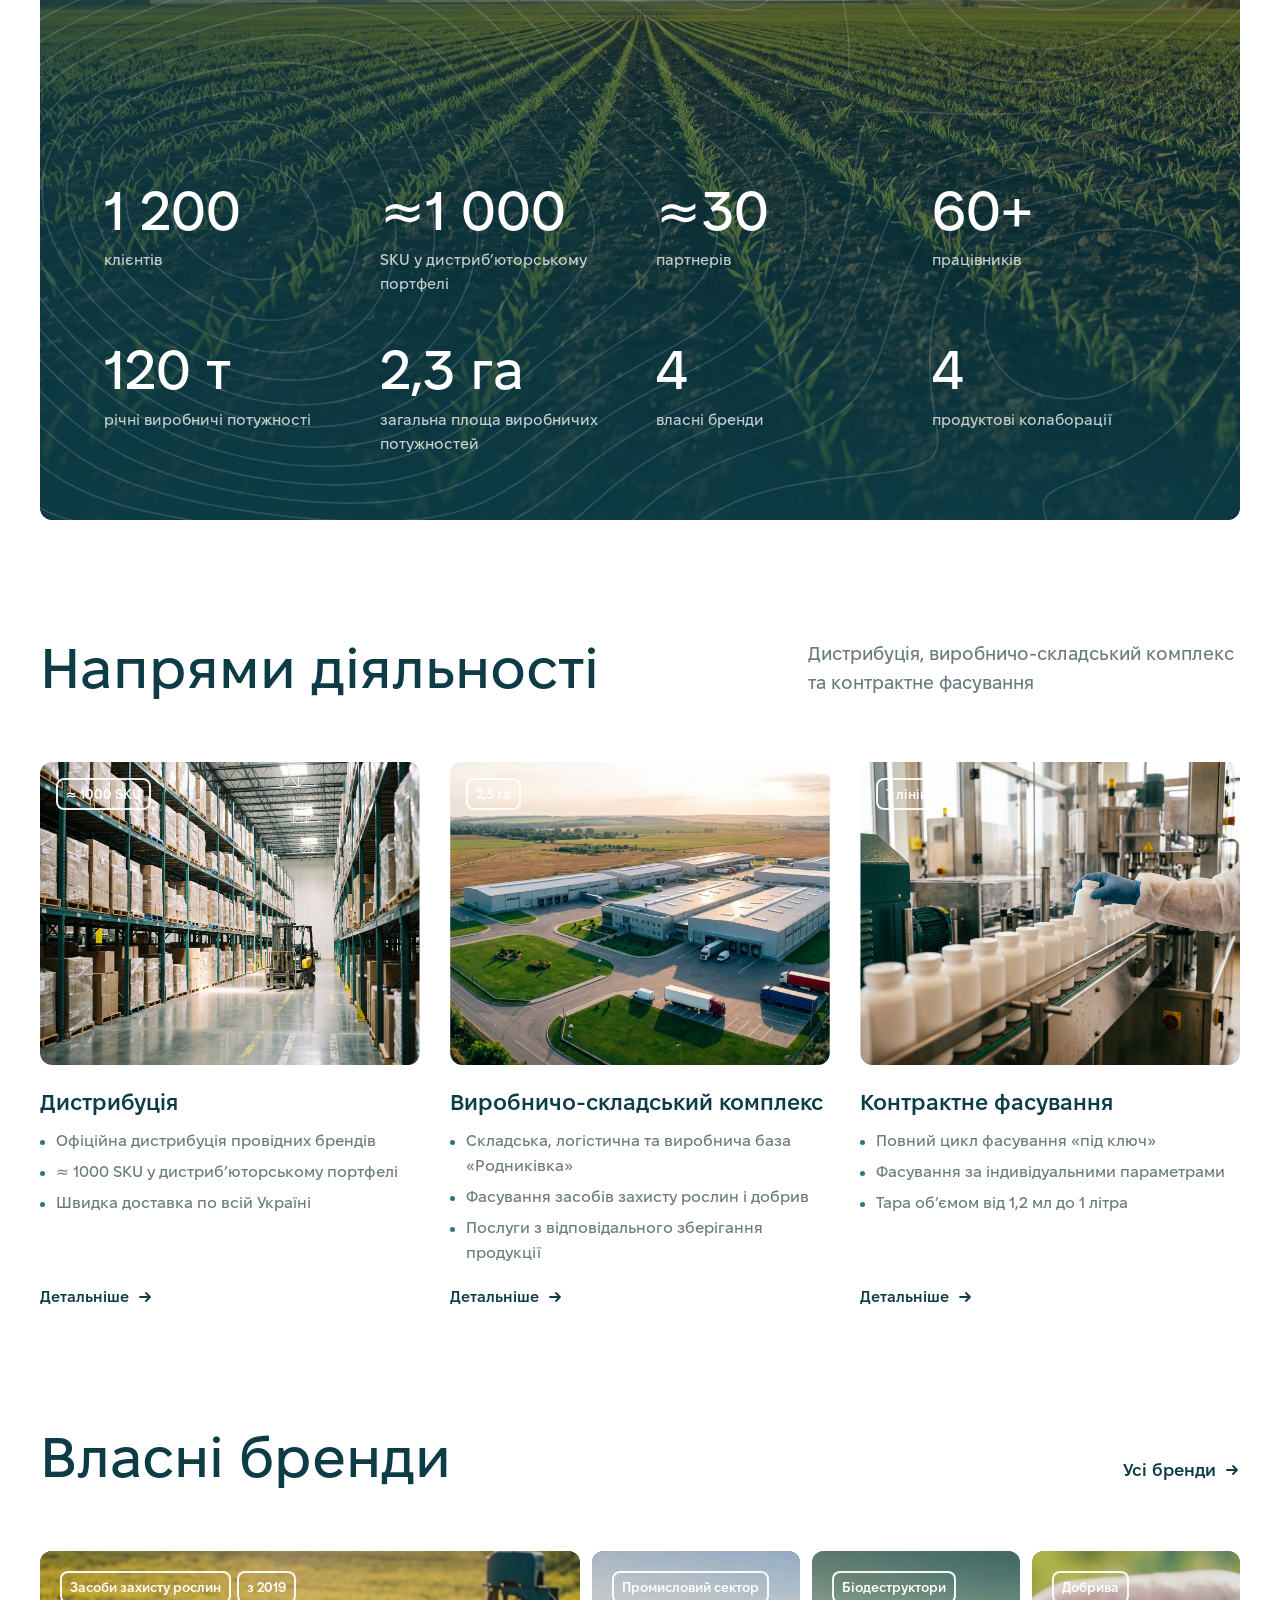
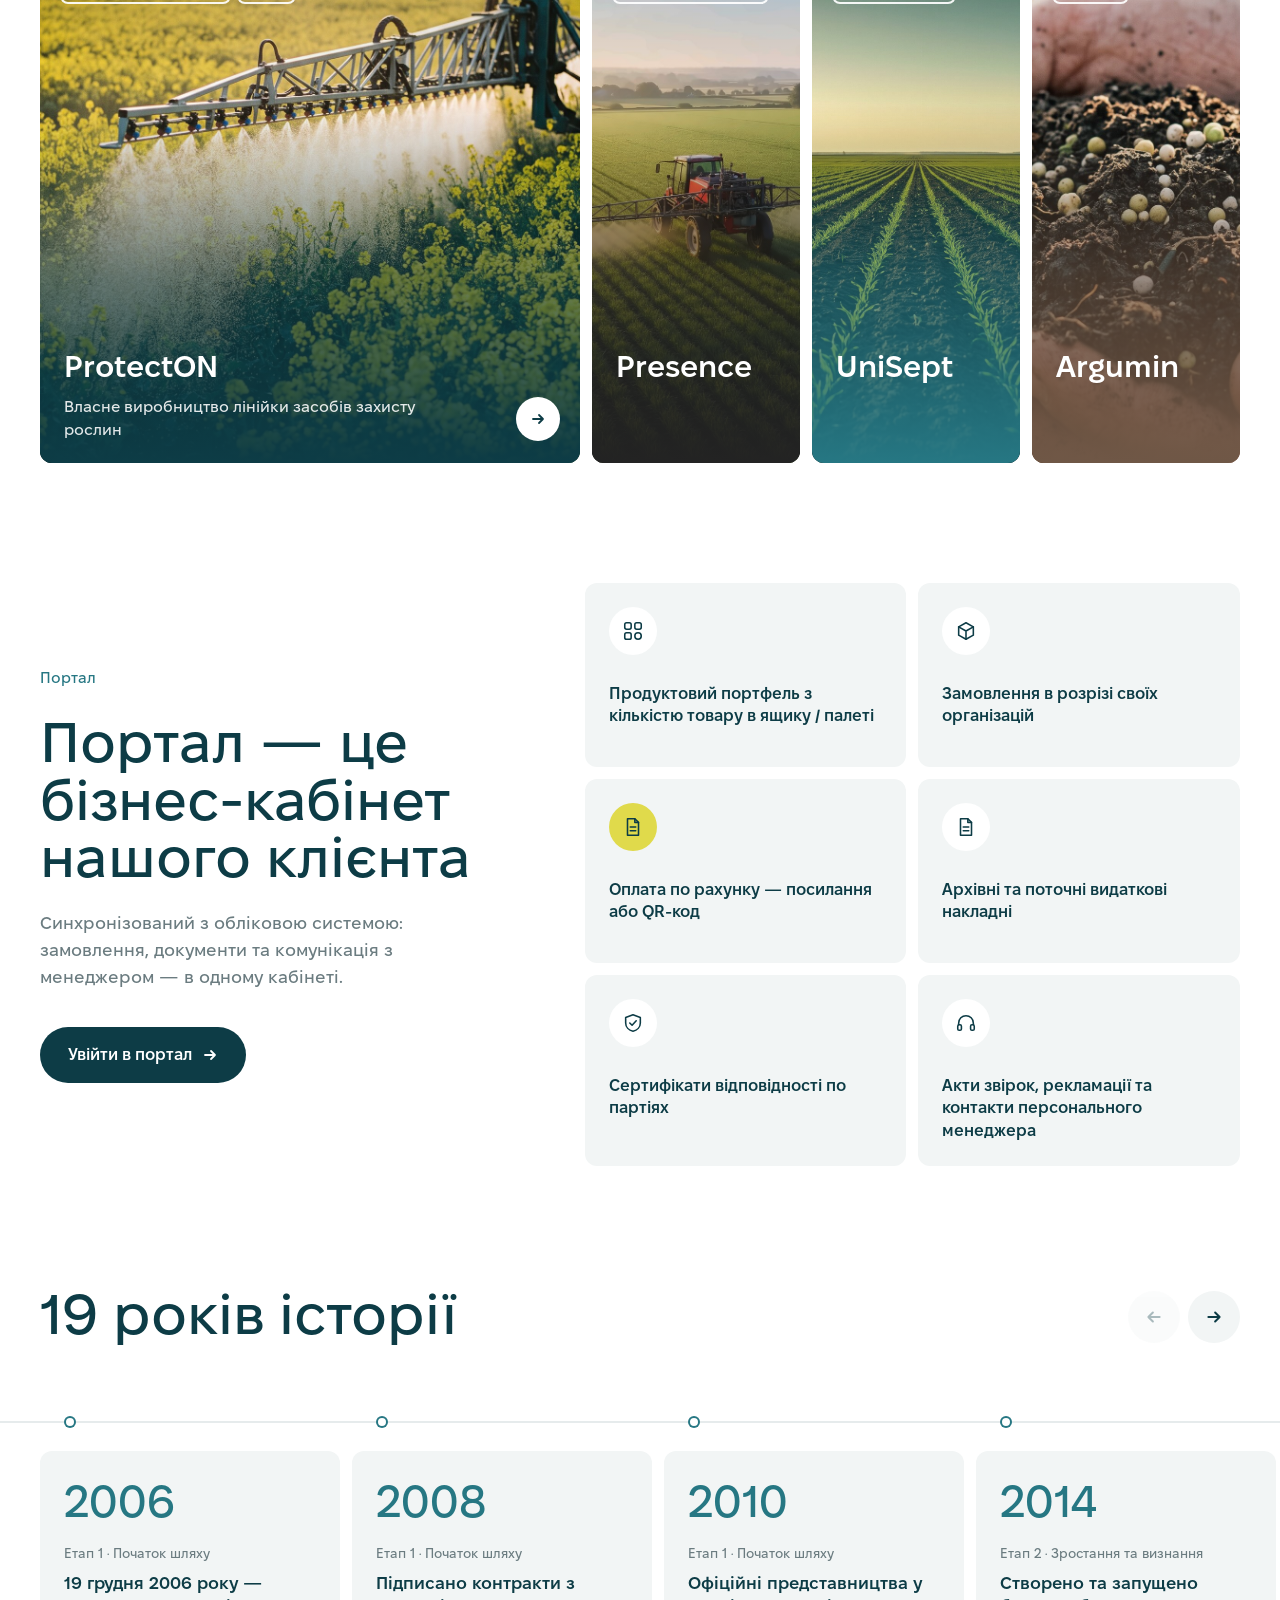
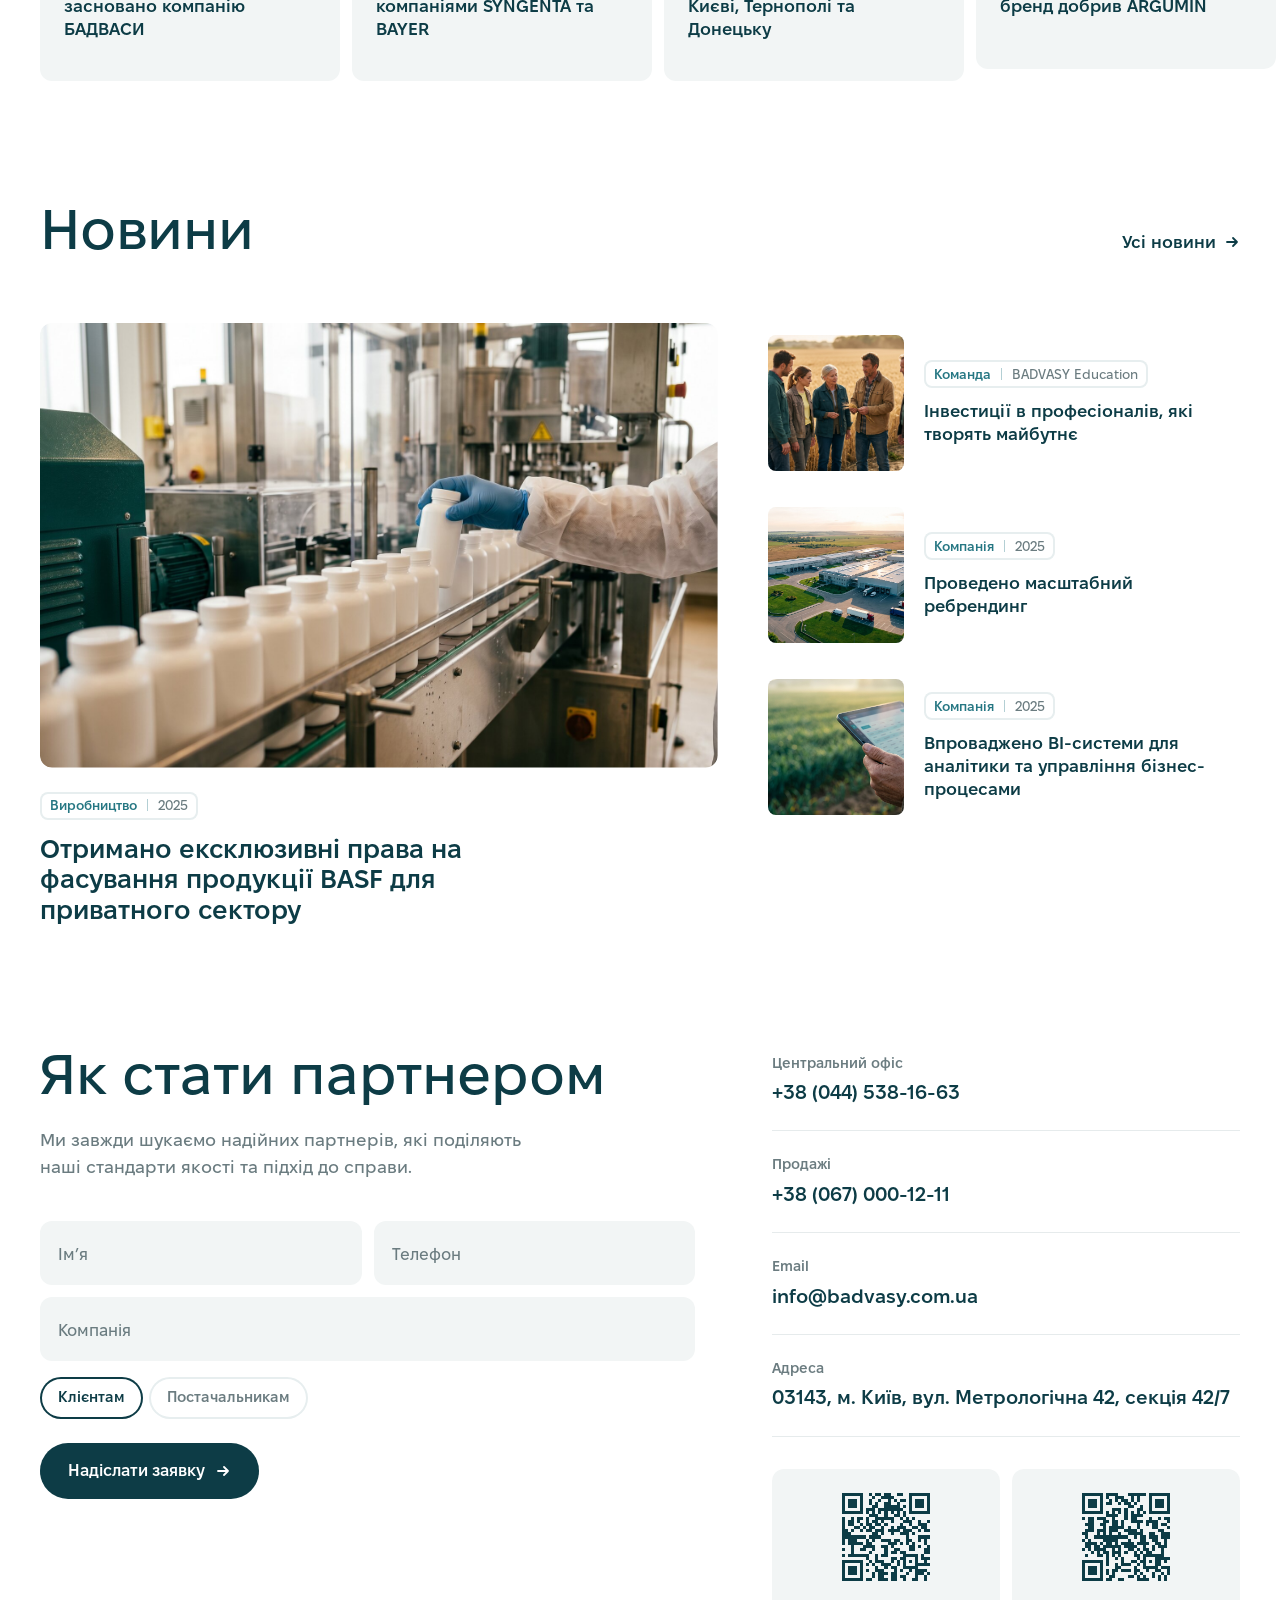
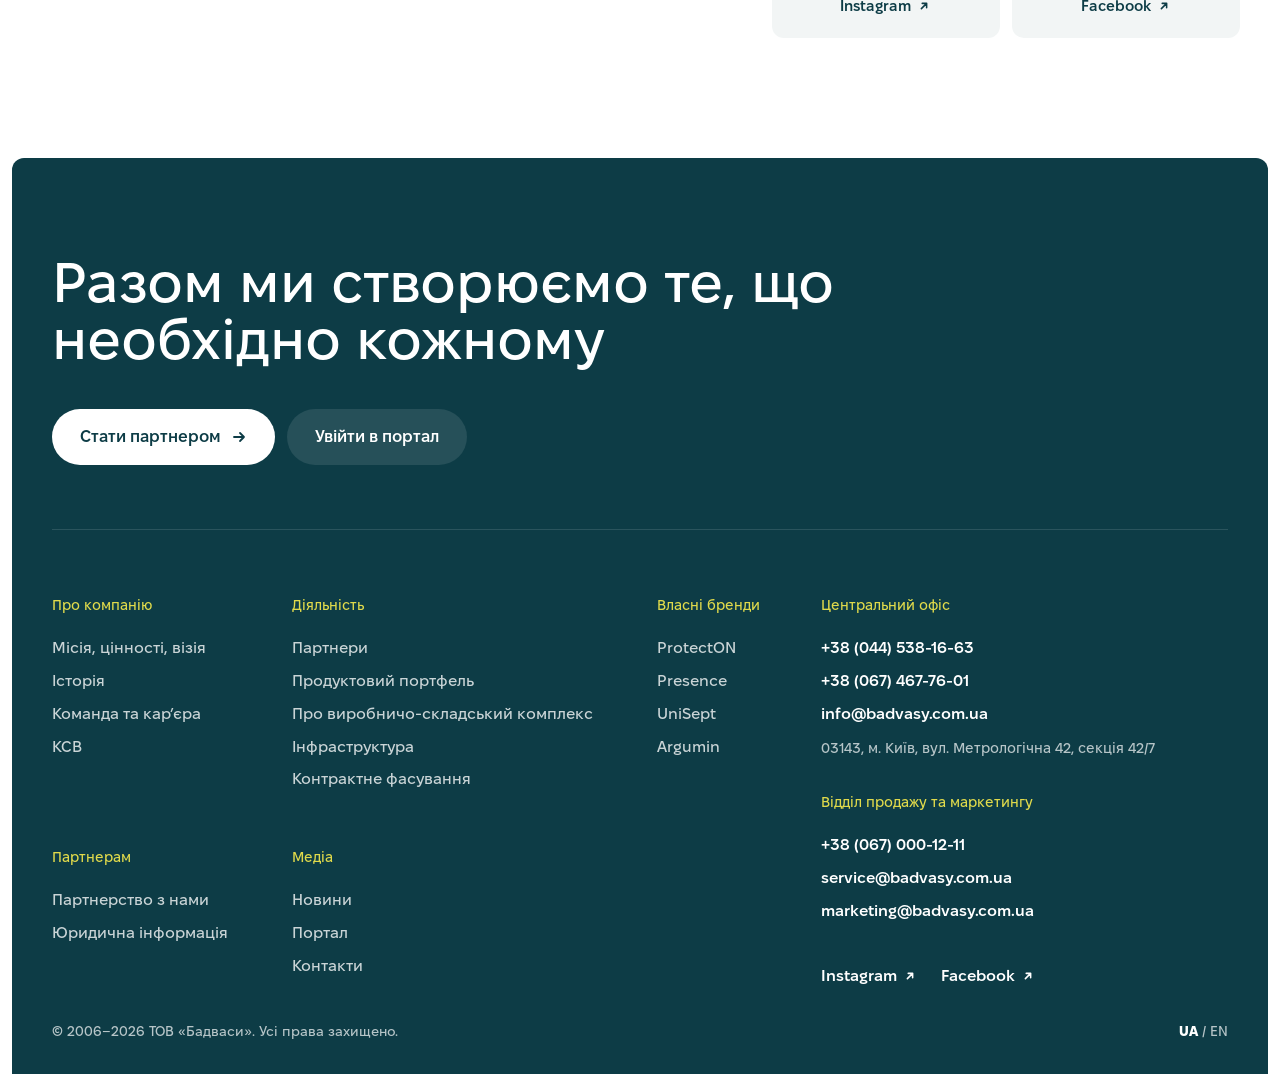
<file: v3/index.html>
<!doctype html>
<html lang="uk">
<head>
<meta charset="utf-8">
<meta name="viewport" content="width=device-width, initial-scale=1">
<title>BADVASY — дистрибуція та фасування ЗЗР і добрив (v3)</title>
<meta name="description" content="БАДВАСИ — національна компанія, дистриб’ютор та виробник засобів захисту рослин і добрив. З 2006 року.">
<meta name="theme-color" content="#ffffff">
<link rel="preload" href="../assets/fonts/fixel-500.woff2" as="font" type="font/woff2" crossorigin>
<link rel="preload" href="../assets/fonts/fixel-600.woff2" as="font" type="font/woff2" crossorigin>
<link rel="stylesheet" href="v3.css?v=23">
<link rel="stylesheet" href="../assets/mobile.css?v=4">
<link rel="icon" href="../assets/favicon.svg" type="image/svg+xml">
</head>
<body>
<svg width="0" height="0" style="position:absolute" aria-hidden="true"><defs>
  <symbol id="bmark" viewBox="5 5 565 310"><path fill="currentColor" d="M16 6H500C541 6 569 36 569 88C569 124 548 148 499 158C548 168 569 194 569 232C569 284 541 314 500 314H16Q6 314 6 304V292A36 36 0 0 1 41 256V64A36 36 0 0 1 6 28V16Q6 6 16 6Z"/></symbol>
  <symbol id="arr" viewBox="0 0 16 16"><path d="M3 8h10M9 4l4 4-4 4" fill="none" stroke="currentColor" stroke-width="1.8" stroke-linecap="round" stroke-linejoin="round"/></symbol>
  <symbol id="arr-up" viewBox="0 0 16 16"><path d="M5 11l6-6M6 5h5v5" fill="none" stroke="currentColor" stroke-width="1.8" stroke-linecap="round" stroke-linejoin="round"/></symbol>
  <symbol id="chev" viewBox="0 0 12 12"><path d="M3 4.5l3 3 3-3" fill="none" stroke="currentColor" stroke-width="1.6" stroke-linecap="round" stroke-linejoin="round"/></symbol>
  <symbol id="search" viewBox="0 0 24 24"><g fill="none" stroke="currentColor" stroke-width="1.8" stroke-linecap="round"><circle cx="11" cy="11" r="7"/><path d="M16.5 16.5l4 4"/></g></symbol>
  <symbol id="user" viewBox="0 0 24 24"><g fill="none" stroke="currentColor" stroke-width="1.8" stroke-linecap="round"><circle cx="12" cy="8" r="4"/><path d="M4.5 20.5c1.2-3.8 4.2-6 7.5-6s6.3 2.2 7.5 6"/></g></symbol>
  <symbol id="store" viewBox="0 0 24 24"><g fill="none" stroke="currentColor" stroke-width="1.7" stroke-linecap="round" stroke-linejoin="round"><path d="M4 9l1.5-5h13L20 9M4 9v11h16V9M4 9c0 1.7 1.3 3 3 3s3-1.3 3-3c0 1.7 1.3 3 3 3s3-1.3 3-3c0 1.7 1.3 3 3 3"/></g></symbol>
  <symbol id="factory" viewBox="0 0 24 24"><g fill="none" stroke="currentColor" stroke-width="1.7" stroke-linecap="round" stroke-linejoin="round"><path d="M3 20V10l5 3V10l5 3V6h4v14zM3 20h18M17 20V4h3v16"/></g></symbol>
  <symbol id="truck" viewBox="0 0 24 24"><g fill="none" stroke="currentColor" stroke-width="1.7" stroke-linecap="round" stroke-linejoin="round"><path d="M2 6h11v9H2zM13 9h4l3 3v3h-7"/><circle cx="6" cy="17" r="2"/><circle cx="16.5" cy="17" r="2"/></g></symbol>
  <symbol id="box" viewBox="0 0 24 24"><g fill="none" stroke="currentColor" stroke-width="1.7" stroke-linecap="round" stroke-linejoin="round"><path d="M12 3l8 4.5v9L12 21l-8-4.5v-9z"/><path d="M4 7.5l8 4.5 8-4.5M12 12v9"/></g></symbol>
  <symbol id="leaf" viewBox="0 0 24 24"><g fill="none" stroke="currentColor" stroke-width="1.7" stroke-linecap="round" stroke-linejoin="round"><path d="M5 19c0-8 5-13 15-14-1 10-6 15-14 15"/><path d="M5 19l7-7"/></g></symbol>
  <symbol id="hand" viewBox="0 0 24 24"><g fill="none" stroke="currentColor" stroke-width="1.7" stroke-linecap="round" stroke-linejoin="round"><path d="M2 12l4-5 4 2 3-2 4 1 5 4"/><path d="M6 7l-4 5 5 5 2-1 2 2 2-1 2 1 3-3 4-4"/><path d="M10 9l-2 3 1.5 1L12 11l3 3"/></g></symbol>
  <symbol id="headset" viewBox="0 0 24 24"><g fill="none" stroke="currentColor" stroke-width="1.7" stroke-linecap="round" stroke-linejoin="round"><path d="M4 14v-2a8 8 0 0116 0v2"/><rect x="3" y="14" width="4" height="6" rx="1.5"/><rect x="17" y="14" width="4" height="6" rx="1.5"/></g></symbol>
  <symbol id="grid" viewBox="0 0 24 24"><g fill="none" stroke="currentColor" stroke-width="1.7"><rect x="3" y="3" width="7" height="7" rx="2"/><rect x="14" y="3" width="7" height="7" rx="2"/><rect x="3" y="14" width="7" height="7" rx="2"/><rect x="14" y="14" width="7" height="7" rx="3.5"/></g></symbol>
  <symbol id="shield" viewBox="0 0 24 24"><g fill="none" stroke="currentColor" stroke-width="1.7" stroke-linecap="round" stroke-linejoin="round"><path d="M12 3l8 3v6c0 4.5-3.4 8-8 9-4.6-1-8-4.5-8-9V6z"/><path d="M8.5 12l2.5 2.5 4.5-5"/></g></symbol>
  <symbol id="doc" viewBox="0 0 24 24"><g fill="none" stroke="currentColor" stroke-width="1.7" stroke-linecap="round" stroke-linejoin="round"><path d="M6 3h8l4 4v14H6z"/><path d="M14 3v4h4M9 12h6M9 16h6"/></g></symbol>
  <symbol id="people" viewBox="0 0 24 24"><g fill="none" stroke="currentColor" stroke-width="1.7" stroke-linecap="round"><circle cx="9" cy="8" r="3.2"/><path d="M3 19c.8-3.2 3.2-5 6-5s5.2 1.8 6 5"/><circle cx="17" cy="9" r="2.4"/><path d="M16 14c2.4 0 4.3 1.6 5 4"/></g></symbol>
  <symbol id="history" viewBox="0 0 24 24"><g fill="none" stroke="currentColor" stroke-width="1.7" stroke-linecap="round" stroke-linejoin="round"><path d="M3 12a9 9 0 103-6.7L3 8"/><path d="M3 3v5h5M12 7v5l3 2"/></g></symbol>
  <symbol id="heart" viewBox="0 0 24 24"><path d="M12 20s-7-4.4-7-10a4 4 0 017-2.6A4 4 0 0119 10c0 5.6-7 10-7 10z" fill="none" stroke="currentColor" stroke-width="1.7" stroke-linejoin="round"/></symbol>
  <symbol id="target" viewBox="0 0 24 24"><g fill="none" stroke="currentColor" stroke-width="1.7"><circle cx="12" cy="12" r="8"/><circle cx="12" cy="12" r="4"/><circle cx="12" cy="12" r="1" fill="currentColor"/></g></symbol>
  <symbol id="phone" viewBox="0 0 24 24"><path d="M5 4h4l2 5-2.5 1.5a11 11 0 005 5L15 13l5 2v4a2 2 0 01-2 2A16 16 0 013 6a2 2 0 012-2" fill="none" stroke="currentColor" stroke-width="1.7" stroke-linejoin="round"/></symbol>
  <symbol id="mail" viewBox="0 0 24 24"><g fill="none" stroke="currentColor" stroke-width="1.7" stroke-linejoin="round"><rect x="3" y="5" width="18" height="14" rx="3"/><path d="M4 7l8 6 8-6"/></g></symbol>
  <symbol id="pin" viewBox="0 0 24 24"><g fill="none" stroke="currentColor" stroke-width="1.7"><path d="M12 21s-7-6.2-7-11.5A7 7 0 0119 9.5C19 14.8 12 21 12 21z"/><circle cx="12" cy="9.5" r="2.5"/></g></symbol>
  <symbol id="ig" viewBox="0 0 20 20"><g fill="none" stroke="currentColor" stroke-width="1.6"><rect x="3" y="3" width="14" height="14" rx="4"/><circle cx="10" cy="10" r="3.2"/><circle cx="14.3" cy="5.8" r=".9" fill="currentColor"/></g></symbol>
  <symbol id="fb" viewBox="0 0 20 20"><path fill="currentColor" d="M11.2 17v-6h2l.3-2.4h-2.3V7.1c0-.7.2-1.2 1.2-1.2h1.2V3.8c-.2 0-1-.1-1.8-.1-1.8 0-3 1.1-3 3.1v1.8H6.8V11h2v6h2.4z"/></symbol>
  <symbol id="spark" viewBox="0 0 20 20"><path d="M10 1l2 7 7 2-7 2-2 7-2-7-7-2 7-2z" fill="currentColor"/></symbol>
</defs></svg>

<a class="skip" href="#main">Перейти до змісту</a>

<!-- ================= HEADER ================= -->
<header class="hd" id="hd">
  <div class="hd-in">
    <a class="logo" href="#" aria-label="BADVASY — на головну">
      <span class="lg">
        <svg viewBox="5 5 565 310"><use href="#bmark" class="lb"/><text x="89" y="268" font-family="Fixel Display" font-weight="800" font-size="98" textLength="416" lengthAdjust="spacingAndGlyphs" fill="#fff">BADVASY</text></svg>
        <svg class="lg-b" viewBox="5 5 565 310" aria-hidden="true"><use href="#bmark" class="lb-y"/><text x="89" y="268" font-family="Fixel Display" font-weight="800" font-size="98" textLength="416" lengthAdjust="spacingAndGlyphs" fill="#0D3C46">BADVASY</text></svg>
      </span>
    </a>
    <nav class="nav" aria-label="Головне меню">
      <ul>
        <li class="dd"><button class="nl" aria-expanded="false">Про компанію<svg><use href="#chev"/></svg></button>
          <div class="dd-p"><div class="dd-box">
            <a class="dd-h" href="#">Про компанію <svg><use href="#arr"/></svg></a>
            <a class="dd-i" href="#"><b>Місія, цінності, візія</b><span>Бадваси — цінності, що рухають вперед</span></a>
            <a class="dd-i" href="#"><b>Історія</b><span>Понад 19 років у агро</span></a>
            <a class="dd-h" href="#">Люди <svg><use href="#arr"/></svg></a>
            <a class="dd-i" href="#"><b>Команда та кар’єра</b><span>БАДВАСИ — це ЛЮДИ</span></a>
            <a class="dd-i" href="#"><b>КСВ</b><span>Соціальна відповідальність</span></a>
          </div></div></li>
        <li class="dd"><button class="nl" aria-expanded="false">Діяльність<svg><use href="#chev"/></svg></button>
          <div class="dd-p"><div class="dd-box">
            <a class="dd-h" href="#">Дистрибуція <svg><use href="#arr"/></svg></a>
            <a class="dd-i" href="#"><b>Партнери</b><span>≈ 30 партнерів-виробників</span></a>
            <a class="dd-i" href="#"><b>Продуктовий портфель</b><span>≈ 1000 SKU у дистриб’юторському портфелі</span></a>
            <a class="dd-h" href="#">Виробничо-складський комплекс <svg><use href="#arr"/></svg></a>
            <a class="dd-i" href="#"><b>Про комплекс</b><span>«Родниківка», 2,3 га</span></a>
            <a class="dd-i" href="#"><b>Інфраструктура</b><span>Цехи фасування та склади</span></a>
            <a class="dd-i" href="#"><b>Контрактне фасування</b><span>Від 1,2 мл до 1 л «під ключ»</span></a>
          </div></div></li>
        <li class="dd"><button class="nl" aria-expanded="false">Власні бренди<svg><use href="#chev"/></svg></button>
          <div class="dd-p"><div class="dd-box">
            <a class="dd-h" href="#">Власні бренди <svg><use href="#arr"/></svg></a>
            <a class="dd-i" href="#"><b>ProtectON</b><span>Лінійка засобів захисту рослин</span></a>
            <a class="dd-i" href="#"><b>Presence</b><span>ЗЗР для промислового сектору</span></a>
            <a class="dd-i" href="#"><b>UniSept</b><span>Лінійка біодеструкторів</span></a>
            <a class="dd-i" href="#"><b>Argumin</b><span>Бренд добрив</span></a>
          </div></div></li>
        <li><a class="nl" href="#">Новини</a></li>
        <li class="dd"><button class="nl" aria-expanded="false">Партнерам<svg><use href="#chev"/></svg></button>
          <div class="dd-p"><div class="dd-box">
            <a class="dd-h" href="#">Партнерам <svg><use href="#arr"/></svg></a>
            <a class="dd-i" href="#"><b>Партнерство з нами</b><span>Умови та як стати партнером</span></a>
            <a class="dd-i" href="#"><b>Юридична інформація</b><span>Реквізити та документи</span></a>
            <a class="dd-h" href="#">Для клієнтів <svg><use href="#arr"/></svg></a>
            <a class="dd-i" href="#"><b>Портал BADVASY</b><span>Бізнес-кабінет нашого клієнта</span></a>
          </div></div></li>
        <li><a class="nl" href="#">Контакти</a></li>
      </ul>
    </nav>
    <div class="hd-act">
      <button class="ib" aria-label="Пошук"><svg><use href="#search"/></svg></button>
      <div class="hd-lang"><button class="ib lang-g" aria-label="Мова: українська (EN — незабаром)" title="UA · EN незабаром"><svg viewBox="1329 138 24 24"><path fill="currentColor" d="M1341 140C1346.52 140 1351 144.477 1351 150C1351 155.523 1346.52 160 1341 160C1335.48 160 1331 155.523 1331 150C1331 144.477 1335.48 140 1341 140ZM1338.830 154.218C1339.390 156.462 1340.300 157.772 1341 157.772C1341.700 157.772 1342.610 156.462 1343.170 154.218H1338.830ZM1334.350 154.218C1335.250 155.552 1336.540 156.598 1338.050 157.201C1337.610 156.354 1337.270 155.333 1337.020 154.218H1334.350ZM1344.980 154.218C1344.730 155.333 1344.390 156.354 1343.950 157.201C1345.470 156.598 1346.750 155.552 1347.650 154.218H1344.980ZM1333.470 147.106C1333.170 147.942 1333 148.837 1333 149.772C1333 150.709 1333.170 151.604 1333.470 152.439H1336.720C1336.610 151.564 1336.560 150.663 1336.560 149.772C1336.560 148.882 1336.610 147.982 1336.720 147.106H1333.470ZM1338.500 147.106C1338.400 147.921 1338.330 148.811 1338.330 149.772C1338.330 150.734 1338.400 151.625 1338.500 152.439H1343.500C1343.600 151.625 1343.670 150.734 1343.670 149.772C1343.670 148.811 1343.600 147.921 1343.500 147.106H1338.500ZM1345.280 147.106C1345.390 147.982 1345.440 148.882 1345.440 149.772C1345.440 150.663 1345.390 151.564 1345.280 152.439H1348.530C1348.830 151.604 1349 150.709 1349 149.772C1349 148.836 1348.830 147.942 1348.530 147.106H1345.280ZM1338.050 142.345C1336.540 142.948 1335.250 143.994 1334.350 145.328H1337.020C1337.270 144.213 1337.610 143.191 1338.050 142.345ZM1341 141.772C1340.300 141.773 1339.390 143.084 1338.830 145.328H1343.170C1342.610 143.084 1341.700 141.772 1341 141.772ZM1343.950 142.345C1344.390 143.191 1344.730 144.213 1344.980 145.328H1347.650C1346.750 143.994 1345.470 142.948 1343.950 142.345Z"/></svg></button></div>
      <a class="btn btn-p hd-portal" href="#"><svg><use href="#user"/></svg>Увійти в портал</a>
      <a class="ib ib-portal" href="#" aria-label="Увійти в портал"><svg><use href="#user"/></svg></a>
      <button class="ib burger" aria-label="Відкрити меню" aria-expanded="false"><span></span><span></span></button>
    </div>
  </div>
  <div class="mob" id="mob" hidden>
    <details><summary>Про компанію</summary><a href="#">Місія, цінності, візія</a><a href="#">Історія</a><a href="#">Команда та кар’єра</a><a href="#">КСВ</a></details>
    <details><summary>Діяльність</summary><a href="#">Партнери</a><a href="#">Продуктовий портфель</a><a href="#">Про комплекс</a><a href="#">Інфраструктура</a><a href="#">Контрактне фасування</a></details>
    <details><summary>Власні бренди</summary><a href="#">ProtectON</a><a href="#">Presence</a><a href="#">UniSept</a><a href="#">Argumin</a></details>
    <a class="mob-l" href="#">Новини</a>
    <details><summary>Партнерам</summary><a href="#">Партнерство з нами</a><a href="#">Юридична інформація</a></details>
    <a class="mob-l" href="#">Контакти</a>
    <a class="btn btn-p btn-block" href="#">Увійти в портал</a>
    <a class="btn btn-s btn-block" href="#">Стати партнером</a>
  </div>
</header>

<main id="main">

<!-- ================= HERO ================= -->
<section class="hero">
  <div class="wrap">
    <div class="hero-top">
      <div class="hero-h">
        <p class="eb" data-r>Національна компанія · з 2006 року</p>
        <h1 class="d1" data-split>Разом ми створюємо те, що необхідно кожному</h1>
      </div>
      <div class="hero-side" data-r style="--i:4">
        <p>Національна компанія дистриб’ютор та виробник засобів захисту рослин та добрив.</p>
        <div class="cta"><a class="btn btn-p btn-lg" href="#">Стати партнером <svg><use href="#arr"/></svg></a><a class="btn btn-s btn-lg" href="#">Про компанію</a></div>
      </div>
    </div>

    <div class="stage" data-stage data-img>
      <div class="st-media">
        <img class="is-on" src="../assets/img/badvasy-11-presence.jpg?v=5" alt="Аерофото на світанку: обприскувач їде зеленим полем уздовж рядків" fetchpriority="high">
        <img src="../assets/img/badvasy-02-complex.jpg" alt="Складсько-виробничий комплекс серед полів, вид з дрона">
        <img src="../assets/img/badvasy-03-portal.jpg" alt="Рука з планшетом на тлі зеленого поля">
      </div>
      <div class="st-card">
        <div class="st-ctrl"><span class="st-n"><b>01</b> / 03</span><span class="st-bar"><i></i></span><span class="st-btns"><button class="st-b" data-dir="-1" aria-label="Попередній"><svg style="transform:rotate(180deg)"><use href="#arr"/></svg></button><button class="st-b" data-dir="1" aria-label="Наступний"><svg><use href="#arr"/></svg></button></span></div>
        <div class="st-txt">
          <div class="is-on"><b>Разом ми створюємо те, що необхідно кожному</b><p>Національна компанія дистриб’ютор та виробник засобів захисту рослин та добрив.</p><a class="lnk" href="#">Про компанію <svg><use href="#arr"/></svg></a></div>
          <div><b>Ексклюзивні права на фасування продукції BASF</b><p>Отримано ексклюзивні права на фасування продукції BASF для приватного сектору — ще один крок до зміцнення позицій БАДВАСИ як провідного дистриб’ютора засобів захисту рослин в Україні.</p><a class="lnk" href="#">Детальніше <svg><use href="#arr"/></svg></a></div>
          <div><b>Портал — це бізнес-кабінет нашого клієнта</b><p>Замовлення в розрізі ваших організацій, оплата по рахунку, видаткові накладні та сертифікати відповідності — в одному місці.</p><a class="lnk" href="#">Увійти в портал <svg><use href="#arr"/></svg></a></div>
        </div>
      </div>
    </div>
  </div>
</section>

<!-- ================= БАДВАСИ — ЦЕ ================= -->
<section class="sec about">
  <div class="wrap">
    <h2 class="d2" data-split>БАДВАСИ — ЦЕ</h2>
    <div class="ab-grid">
      <a class="ab" href="#" data-r style="--i:0"><i class="ic"><svg><use href="#leaf"/></svg></i><b>Національна компанія</b><p>Дистриб’ютор та виробник засобів захисту рослин та добрив.</p><span class="more">Детальніше <svg><use href="#arr"/></svg></span></a>
      <a class="ab" href="#" data-r style="--i:1"><i class="ic"><svg><use href="#people"/></svg></i><b>Команда професіоналів</b><p>Які щодня працюють із натхненням і відповідальністю, поєднуючи досвід та аналітичний підхід.</p><span class="more">Детальніше <svg><use href="#arr"/></svg></span></a>
      <a class="ab" href="#" data-r style="--i:2"><i class="ic"><svg><use href="#shield"/></svg></i><b>Якість. Сервіс. Системність. Оперативність.</b><p>Головні принципи, на яких базується наша робота.</p><span class="more">Детальніше <svg><use href="#arr"/></svg></span></a>
      <a class="ab" href="#" data-r style="--i:3"><i class="ic"><svg><use href="#factory"/></svg></i><b>Власне виробництво</b><p>Ми створюємо продукт від ідеї до готового рішення.</p><span class="more">Детальніше <svg><use href="#arr"/></svg></span></a>
    </div>
  </div>
</section>

<!-- ================= PARTNERS ================= -->
<section class="partners" aria-label="Партнери-виробники">
  <p class="eb eb-c" data-r>Офіційна дистрибуція · ≈ 30 партнерів</p>
  <div class="mq" data-r style="--i:1"><div class="mq-t">
    <span>SYNGENTA</span><span>BAYER</span><span>BASF</span><span>ADAMA</span><span>NUFARM</span><span>FMC</span><span>YARA</span><span>Protect Garden</span>
    <span aria-hidden="true">SYNGENTA</span><span aria-hidden="true">BAYER</span><span aria-hidden="true">BASF</span><span aria-hidden="true">ADAMA</span><span aria-hidden="true">NUFARM</span><span aria-hidden="true">FMC</span><span aria-hidden="true">YARA</span><span aria-hidden="true">Protect Garden</span>
  </div></div>
</section>

<!-- ================= РОБОТА З НАМИ ================= -->
<section class="sec why">
  <div class="wrap why-in">
    <div class="why-l">
      <h2 class="d2" data-split>Робота з нами</h2>
      <p class="lead why-lead" data-r style="--i:2">Ми цінуємо довіру клієнтів, дотримуємось високих стандартів у всьому, що робимо, і завжди діємо швидко та злагоджено</p>
    <div class="acc" data-acc>
      <div class="acc-i is-on" data-r style="--i:0"><button class="acc-b" aria-expanded="true"><i class="ic"><svg><use href="#headset"/></svg></i><b>Комплексне обслуговування</b><span class="pm"></span></button><div class="acc-c"><p>Від підбору продукції до післяпродажного супроводу</p></div></div>
      <div class="acc-i" data-r style="--i:1"><button class="acc-b" aria-expanded="false"><i class="ic"><svg><use href="#grid"/></svg></i><b>Широкий асортимент</b><span class="pm"></span></button><div class="acc-c"><p>Офіційна дистрибуція провідних брендів та власне виробництво засобів захисту рослин і добрив</p></div></div>
      <div class="acc-i" data-r style="--i:2"><button class="acc-b" aria-expanded="false"><i class="ic"><svg><use href="#truck"/></svg></i><b>Зручна логістика</b><span class="pm"></span></button><div class="acc-c"><p>Швидка доставка по всій Україні завдяки розгалуженій мережі складів і партнерських перевізників</p></div></div>
      <div class="acc-i" data-r style="--i:3"><button class="acc-b" aria-expanded="false"><i class="ic"><svg><use href="#shield"/></svg></i><b>Фінансова стабільність і надійність</b><span class="pm"></span></button><div class="acc-c"><p>Ми цінуємо довгострокові відносини та гарантуємо виконання зобов’язань перед партнерами</p></div></div>
    </div>
    </div>
    <div class="why-r">
      <div class="why-ph" data-img>
        <img src="../assets/img/badvasy-04-agronomist.jpg" alt="Агроном у кукурудзяному полі оглядає листок" loading="lazy">
        <span class="badge-y"><b>19</b>років <br>на ринку</span>
      </div>
    </div>
  </div>
</section>

<!-- ================= ЦИФРИ ================= -->
<section class="nums">
  <div class="wrap">
    <div class="nums-box" data-img>
      <img class="nums-bg" src="../assets/img/badvasy-05-rows.jpg" alt="" loading="lazy">
      <div class="nums-in">
        <div class="nums-top">
          <p class="eb eb-l" data-r>Наша робота в цифрах</p>
          <div class="big" data-r style="--i:1"><b data-count="19">19</b><span>років <br>досвіду</span></div>
        </div>
        <dl class="ngrid">
          <div data-r style="--i:0"><dt><span data-count="1200">1 200</span></dt><dd>клієнтів</dd></div>
          <div data-r style="--i:1"><dt>≈<span data-count="1000">1000</span></dt><dd>SKU у дистриб’юторському портфелі</dd></div>
          <div data-r style="--i:2"><dt>≈<span data-count="30">30</span></dt><dd>партнерів</dd></div>
          <div data-r style="--i:3"><dt><span data-count="60">60</span>+</dt><dd>працівників</dd></div>
          <div data-r style="--i:4"><dt><span data-count="120">120</span> т</dt><dd>річні виробничі потужності</dd></div>
          <div data-r style="--i:5"><dt><span data-count="2.3" data-dec="1">2,3</span> га</dt><dd>загальна площа виробничих потужностей</dd></div>
          <div data-r style="--i:6"><dt><span data-count="4">4</span></dt><dd>власні бренди</dd></div>
          <div data-r style="--i:7"><dt><span data-count="4">4</span></dt><dd>продуктові колаборації</dd></div>
        </dl>
      </div>
    </div>
  </div>
</section>

<!-- ================= НАПРЯМИ ================= -->
<section class="sec dirs">
  <div class="wrap">
    <div class="sh">
      <h2 class="d2" data-split>Напрями діяльності</h2>
      <p class="sh-p" data-r>Дистрибуція, виробничо-складський комплекс та контрактне фасування</p>
    </div>
    <div class="dgrid">
      <a class="dc" href="#" data-r style="--i:0">
        <span class="dc-img" data-img><img src="../assets/img/badvasy-06-warehouse.jpg" alt="" loading="lazy"><em class="tag">≈ 1000 SKU</em></span>
        <b>Дистрибуція</b>
        <ul><li>Офіційна дистрибуція провідних брендів</li><li>≈ 1000 SKU у дистриб’юторському портфелі</li><li>Швидка доставка по всій Україні</li></ul>
        <span class="more">Детальніше <svg><use href="#arr"/></svg></span>
      </a>
      <a class="dc" href="#" data-r style="--i:1">
        <span class="dc-img" data-img><img src="../assets/img/badvasy-02-complex.jpg" alt="" loading="lazy"><em class="tag">2,3 га</em></span>
        <b>Виробничо-складський комплекс</b>
        <ul><li>Складська, логістична та виробнича база «Родниківка»</li><li>Фасування засобів захисту рослин і добрив</li><li>Послуги з відповідального зберігання продукції</li></ul>
        <span class="more">Детальніше <svg><use href="#arr"/></svg></span>
      </a>
      <a class="dc" href="#" data-r style="--i:2">
        <span class="dc-img" data-img><img src="../assets/img/badvasy-07-filling.jpg" alt="" loading="lazy"><em class="tag">7 ліній</em></span>
        <b>Контрактне фасування</b>
        <ul><li>Повний цикл фасування «під ключ»</li><li>Фасування за індивідуальними параметрами</li><li>Тара об’ємом від 1,2 мл до 1 літра</li></ul>
        <span class="more">Детальніше <svg><use href="#arr"/></svg></span>
      </a>
    </div>
  </div>
</section>

<!-- ================= БРЕНДИ ================= -->
<section class="sec brands">
  <div class="wrap">
    <div class="sh">
      <h2 class="d2" data-split>Власні бренди</h2>
      <a class="lnk" href="#" data-r>Усі бренди <svg><use href="#arr"/></svg></a>
    </div>
    <div class="bx-row" data-r>
      <a class="bx is-on" href="#" style="--c:#0D3C46"><img src="../assets/img/badvasy-08-sprayer.jpg" alt="" loading="lazy"><span class="bx-tint"></span>
        <span class="bx-top"><em>Засоби захисту рослин</em><i>з 2019</i></span>
        <span class="bx-c"><b>ProtectON</b><span class="bx-d">Власне виробництво лінійки засобів захисту рослин</span></span><span class="arr-c"><svg><use href="#arr"/></svg></span></a>
      <a class="bx" href="#" style="--c:#232323"><img src="../assets/img/badvasy-11-presence.jpg?v=5" alt="" loading="lazy"><span class="bx-tint"></span>
        <span class="bx-top"><em>Промисловий сектор</em><i>з 2019</i></span>
        <span class="bx-c"><b>Presence</b><span class="bx-d">Засоби захисту рослин Presence Technology для промислового сектору</span></span><span class="arr-c"><svg><use href="#arr"/></svg></span></a>
      <a class="bx" href="#" style="--c:#267783"><img src="../assets/img/badvasy-05-rows.jpg" alt="" loading="lazy"><span class="bx-tint"></span>
        <span class="bx-top"><em>Біодеструктори</em><i>з 2023</i></span>
        <span class="bx-c"><b>UniSept</b><span class="bx-d">Лінійка біодеструкторів UNISEPT</span></span><span class="arr-c"><svg><use href="#arr"/></svg></span></a>
      <a class="bx" href="#" style="--c:#6F5746"><img src="../assets/img/badvasy-09-soil.jpg" alt="" loading="lazy"><span class="bx-tint"></span>
        <span class="bx-top"><em>Добрива</em><i>з 2014</i></span>
        <span class="bx-c"><b>Argumin</b><span class="bx-d">Органо-мінеральні добрива ARGUMIN та рідкі ARGUMIN FORMULA</span></span><span class="arr-c"><svg><use href="#arr"/></svg></span></a>
    </div>
  </div>
</section>

<!-- ================= ПОРТАЛ ================= -->
<section class="sec portal">
  <div class="wrap pt-in">
    <div class="pt-l">
      <p class="eb" data-r>Портал</p>
      <h2 class="d2" data-split>Портал — це бізнес-кабінет нашого клієнта</h2>
      <p class="lead" data-r style="--i:2">Синхронізований з обліковою системою: замовлення, документи та комунікація з менеджером — в одному кабінеті.</p>
      <div class="cta" data-r style="--i:3"><a class="btn btn-p btn-lg" href="#">Увійти в портал <svg><use href="#arr"/></svg></a></div>
    </div>
    <ul class="pt-grid">
      <li data-r style="--i:0"><i class="ic"><svg><use href="#grid"/></svg></i>Продуктовий портфель з кількістю товару в ящику / палеті</li>
      <li data-r style="--i:1"><i class="ic"><svg><use href="#box"/></svg></i>Замовлення в розрізі своїх організацій</li>
      <li data-r style="--i:2"><i class="ic ic-y"><svg><use href="#doc"/></svg></i>Оплата по рахунку — посилання або QR-код</li>
      <li data-r style="--i:3"><i class="ic"><svg><use href="#doc"/></svg></i>Архівні та поточні видаткові накладні</li>
      <li data-r style="--i:4"><i class="ic"><svg><use href="#shield"/></svg></i>Сертифікати відповідності по партіях</li>
      <li data-r style="--i:5"><i class="ic"><svg><use href="#headset"/></svg></i>Акти звірок, рекламації та контакти персонального менеджера</li>
    </ul>
  </div>
</section>

<!-- ================= ІСТОРІЯ ================= -->
<section class="sec hist">
  <div class="wrap">
    <div class="sh">
      <h2 class="d2" data-split>19 років історії</h2>
      <div class="arrows" data-r><button class="ar" data-tl="-1" aria-label="Назад"><svg style="transform:rotate(180deg)"><use href="#arr"/></svg></button><button class="ar" data-tl="1" aria-label="Вперед"><svg><use href="#arr"/></svg></button></div>
    </div>
  </div>
  <div class="tl-vp" data-r>
    <ol class="tl">
      <li><span class="yr">2006</span><span class="st">Етап 1 · Початок шляху</span><b>19 грудня 2006 року — засновано компанію БАДВАСИ</b><p><span>2007 — відкрито перший офіс і розпочато активні продажі.</span></p></li>
      <li><span class="yr">2008</span><span class="st">Етап 1 · Початок шляху</span><b>Підписано контракти з компаніями SYNGENTA та BAYER</b><p><span>Компанія увійшла до числа лідерів у сфері торгівлі засобами захисту рослин у дрібному пакуванні.</span></p></li>
      <li><span class="yr">2010</span><span class="st">Етап 1 · Початок шляху</span><b>Офіційні представництва у Києві, Тернополі та Донецьку</b><p><span>Розпочато постачання продукції до мережі гіпермаркетів Епіцентр. Створено офіційний сайт badvasy.com.ua.</span></p></li>
      <li class="hi"><span class="yr">2014</span><span class="st">Етап 2 · Зростання та визнання</span><b>Створено та запущено бренд добрив ARGUMIN</b><p><span>Постачання продукції в мережу Леруа Мерлен. Розширено продажі через маркетплейс ROZETKA.</span></p></li>
      <li><span class="yr">2017</span><span class="st">Етап 2 · Зростання та визнання</span><b>Створено відділ по роботі з клієнтами</b><p><span>Інтеграція з компанією Нова пошта для вдосконалення процесу логістики.</span></p></li>
      <li class="hi"><span class="yr">2019</span><span class="st">Етап 3 · Нові можливості</span><b>Придбано компанію Presence Technology</b><p><span>Запущено власне виробництво лінійки засобів захисту рослин ProtectON.</span></p></li>
      <li><span class="yr">2021</span><span class="st">Етап 3 · Нові можливості</span><b>Запуск лінійки органо-мінеральних добрив ARGUMIN</b><p><span>Початок пакування продукції брендів ADAMA, NUFARM, BAYER для приватного сектору.</span></p></li>
      <li><span class="yr">2023</span><span class="st">Етап 3 · Нові можливості</span><b>Колаборація з FMC і запуск Корагену у дрібному фасуванні</b><p><span>Ексклюзивна дистрибуція Protect Garden (SBM) та YARA. Лінійки ARGUMIN FORMULA та UNISEPT.</span></p></li>
      <li class="hi y"><span class="yr">2025</span><span class="st">Сьогодні</span><b>Масштабний ребрендинг компанії</b><p><span>Ексклюзивні права на фасування продукції BASF для приватного сектору. Впроваджено BI-системи.</span></p></li>
    </ol>
  </div>
</section>

<!-- ================= НОВИНИ ================= -->
<section class="sec news">
  <div class="wrap">
    <div class="sh">
      <h2 class="d2" data-split>Новини</h2>
      <a class="lnk" href="#" data-r>Усі новини <svg><use href="#arr"/></svg></a>
    </div>
    <div class="ngr">
      <a class="nb" href="#" data-r><span class="nb-img" data-img><img src="../assets/img/badvasy-07-filling.jpg" alt="" loading="lazy"></span><span class="meta"><em>Виробництво</em>2025</span><b>Отримано ексклюзивні права на фасування продукції BASF для приватного сектору</b></a>
      <div class="nl-list">
        <a class="ni" href="#" data-r style="--i:1"><span class="ni-img"><img src="../assets/img/badvasy-10-team.jpg" alt="" loading="lazy"></span><span class="ni-t"><span class="meta"><em>Команда</em>BADVASY Education</span><b>Інвестиції в професіоналів, які творять майбутнє</b></span></a>
        <a class="ni" href="#" data-r style="--i:2"><span class="ni-img"><img src="../assets/img/badvasy-02-complex.jpg" alt="" loading="lazy"></span><span class="ni-t"><span class="meta"><em>Компанія</em>2025</span><b>Проведено масштабний ребрендинг</b></span></a>
        <a class="ni" href="#" data-r style="--i:3"><span class="ni-img"><img src="../assets/img/badvasy-03-portal.jpg" alt="" loading="lazy"></span><span class="ni-t"><span class="meta"><em>Компанія</em>2025</span><b>Впроваджено BI-системи для аналітики та управління бізнес-процесами</b></span></a>
      </div>
    </div>
  </div>
</section>

<!-- ================= ЯК СТАТИ ПАРТНЕРОМ ================= -->
<section class="sec contact">
  <div class="wrap ct-in">
    <div class="ct-l">
      <h2 class="d2" data-split>Як стати партнером</h2>
      <p class="lead" data-r style="--i:2">Ми завжди шукаємо надійних партнерів, які поділяють наші стандарти якості та підхід до справи.</p>
      <form class="form" data-r style="--i:3" onsubmit="event.preventDefault();this.classList.add('sent')">
        <div class="fr">
          <label class="fl"><input required placeholder=" " name="n"><span>Ім’я</span></label>
          <label class="fl"><input required type="tel" placeholder=" " name="p"><span>Телефон</span></label>
        </div>
        <label class="fl"><input placeholder=" " name="c"><span>Компанія</span></label>
        <div class="seg" role="radiogroup" aria-label="Ви">
          <label><input type="radio" name="t" checked><span>Клієнтам</span></label>
          <label><input type="radio" name="t"><span>Постачальникам</span></label>
        </div>
        <button class="btn btn-p btn-lg" type="submit">Надіслати заявку <svg><use href="#arr"/></svg></button>
        <div class="sent-msg"><b>Дякуємо!</b><span>БАДВАСИ — партнерство, у якому виграють усі.</span></div>
      </form>
    </div>
    <div class="ct-r">
      <ul class="cl" data-r style="--i:2">
        <li><a href="tel:+380445381663"><em>Центральний офіс</em>+38 (044) 538-16-63</a></li>
        <li><a href="tel:+380670001211"><em>Продажі</em>+38 (067) 000-12-11</a></li>
        <li><a href="mailto:info@badvasy.com.ua"><em>Email</em>info@badvasy.com.ua</a></li>
        <li><span><em>Адреса</em>03143, м. Київ, вул. Метрологічна 42, секція 42/7</span></li>
      </ul>
      <div class="qrs" data-r style="--i:3">
        <a class="qr" href="https://www.instagram.com/badvasy.official" target="_blank" rel="noopener"><img src="../v2/qr-ig.svg" alt="QR Instagram" width="88" height="88"><span>Instagram <svg><use href="#arr-up"/></svg></span></a>
        <a class="qr" href="https://www.facebook.com/share/19veaGVnT8/" target="_blank" rel="noopener"><img src="../v2/qr-fb.svg" alt="QR Facebook" width="88" height="88"><span>Facebook <svg><use href="#arr-up"/></svg></span></a>
      </div>
    </div>
  </div>
</section>

</main>

<!-- ================= FOOTER ================= -->
<footer class="ft">
  <div class="wrap">
    <div class="ft-cta">
      <h2 class="d2 ft-h" data-split data-br="5">Разом ми створюємо те, що необхідно кожному</h2>
      <div class="cta" data-r style="--i:2"><a class="btn btn-w btn-lg" href="#">Стати партнером <svg><use href="#arr"/></svg></a><a class="btn btn-g btn-lg" href="#">Увійти в портал</a></div>
    </div>
    <div class="ft-grid">
      <nav class="ft-nav" aria-label="Карта сайту">
        <div><h4>Про компанію</h4><a href="#">Місія, цінності, візія</a><a href="#">Історія</a><a href="#">Команда та кар’єра</a><a href="#">КСВ</a></div>
        <div><h4>Діяльність</h4><a href="#">Партнери</a><a href="#">Продуктовий портфель</a><a href="#">Про виробничо-складський комплекс</a><a href="#">Інфраструктура</a><a href="#">Контрактне фасування</a></div>
        <div><h4>Власні бренди</h4><a href="#">ProtectON</a><a href="#">Presence</a><a href="#">UniSept</a><a href="#">Argumin</a></div>
        <div><h4>Партнерам</h4><a href="#">Партнерство з нами</a><a href="#">Юридична інформація</a></div>
        <div><h4>Медіа</h4><a href="#">Новини</a><a href="#">Портал</a><a href="#">Контакти</a></div>
      </nav>
      <div class="ft-c">
        <div><h4>Центральний офіс</h4><a href="tel:+380445381663">+38 (044) 538-16-63</a><a href="tel:+380674677601">+38 (067) 467-76-01</a><a href="mailto:info@badvasy.com.ua">info@badvasy.com.ua</a><p>03143, м. Київ, вул. Метрологічна 42, секція 42/7</p></div>
        <div><h4>Відділ продажу та маркетингу</h4><a href="tel:+380670001211">+38 (067) 000-12-11</a><a href="mailto:service@badvasy.com.ua">service@badvasy.com.ua</a><a href="mailto:marketing@badvasy.com.ua">marketing@badvasy.com.ua</a></div>
        <div class="ft-soc"><a href="https://www.instagram.com/badvasy.official" target="_blank" rel="noopener">Instagram <svg><use href="#arr-up"/></svg></a><a href="https://www.facebook.com/share/19veaGVnT8/" target="_blank" rel="noopener">Facebook <svg><use href="#arr-up"/></svg></a></div>
      </div>
    </div>
    <div class="ft-bot"><span>© 2006–2026 ТОВ «Бадваси». Усі права захищено.</span><span><b>UA</b> / EN</span></div>
  </div>
</footer>

<script src="v3.js?v=9" defer></script>
<script src="../assets/mobile.js?v=1" defer></script>
</body>
</html>
</file>
<file: v2/v2.css>
/* =========================================================
   BADVASY v2 — light, product-style (Kyivstar / Uklon / Yasno refs)
   ========================================================= */
@font-face{font-family:"Fixel Display";src:url([data-uri]) format("woff2");font-weight:400 500;font-display:swap}
@font-face{font-family:"Fixel Display";src:url([data-uri]) format("woff2");font-weight:600 700;font-display:swap}
@font-face{font-family:"Fixel Display";src:url([data-uri]) format("woff2");font-weight:800 900;font-display:swap}

:root{
  --sea:#0D3C46; --sky:#267783; --lemon:#E0DA4B; --lemon-h:#E0DA4B; --brown:#6F5746; --black:#232323;
  --canvas:#F2F5F6; --card:#fff; --soft:#EAF2F3; --line:#E1E8EA; --ink:#0D3C46; --text:#33464B; --muted:#6B7C80;
  --r:12px; --r-s:10px; --r-xs:8px;
  --sh-1:0 1px 2px rgba(13,60,70,.04),0 4px 14px -6px rgba(13,60,70,.10);
  --sh-2:0 2px 6px rgba(13,60,70,.05),0 18px 40px -18px rgba(13,60,70,.24);
  /* soft Apple-like motion */
  --e:cubic-bezier(.25,.1,.25,1);          /* CSS "ease" — Apple system default */
  --e-out:cubic-bezier(.16,1,.3,1);        /* expo-out, very soft landing */
  --e-sheet:cubic-bezier(.32,.72,0,1);     /* iOS sheet */
  --t:.3s;
  --wrap:1280px; --gut:28px; --sec:88px;
}
*,*::before,*::after{box-sizing:border-box}
html{-webkit-text-size-adjust:100%}
html.lenis{scroll-behavior:auto}
body{margin:0;background:var(--canvas);color:var(--text);font:500 16px/1.55 "Fixel Display",system-ui,-apple-system,"Segoe UI",Roboto,Arial,sans-serif;-webkit-font-smoothing:antialiased;overflow-x:hidden}
img{display:block;max-width:100%}
a{color:inherit;text-decoration:none}
button,input{font:inherit;color:inherit}
button{background:none;border:0;padding:0;cursor:pointer}
h1,h2,h3,h4,p{margin:0}
ul,ol{margin:0;padding:0;list-style:none}
svg{display:block}
:focus-visible{outline:2px solid var(--sky);outline-offset:3px;border-radius:8px}
.skip{position:absolute;left:12px;top:-60px;z-index:200;background:var(--lemon);color:var(--sea);padding:10px 16px;border-radius:10px;font-weight:600}
.skip:focus{top:12px}
.wrap{max-width:calc(var(--wrap) + var(--gut)*2);margin:0 auto;padding:0 var(--gut)}

/* type */
.h1,.slide h1{font-weight:600;font-size:clamp(34px,3.9vw,54px);line-height:1.06;letter-spacing:0;color:var(--ink)}
.h2{font-weight:600;font-size:clamp(28px,2.8vw,40px);line-height:1.1;letter-spacing:0;color:var(--ink)}
.center-head{text-align:center;margin:0 auto 40px;max-width:640px}
.center-head p{margin-top:10px;color:var(--muted);font-size:17px}
.sec{padding:var(--sec) 0 0}
.sec-head{display:flex;align-items:flex-end;justify-content:space-between;gap:24px;margin-bottom:28px}
.lnk{display:inline-flex;align-items:center;gap:8px;font-weight:600;color:var(--sky);transition:color var(--t) var(--e)}
.lnk svg{width:16px;height:16px;transition:transform var(--t) var(--e)}
.lnk:hover{color:var(--sea)}
.lnk:hover svg{transform:translateX(3px)}

/* buttons */
.btn{display:inline-flex;align-items:center;justify-content:center;gap:10px;height:46px;padding:0 22px;border-radius:8px;font-weight:600;font-size:15px;white-space:nowrap;
  transition:background-color var(--t) var(--e),color var(--t) var(--e),box-shadow var(--t) var(--e),transform var(--t) var(--e)}
.btn svg{width:16px;height:16px;transition:transform var(--t) var(--e)}
.btn:hover svg{transform:translateX(3px)}
.btn:active{transform:scale(.98)}
.btn-lg{height:54px;padding:0 28px;font-size:16px}
.btn-y{background:var(--lemon);color:var(--sea)}
.btn-y:hover{background:var(--lemon-h);box-shadow:0 10px 24px -12px rgba(13,60,70,.25)}
.btn-out{box-shadow:inset 0 0 0 1.5px #267783;color:var(--sky);background:#fff}
.btn-out:hover{box-shadow:inset 0 0 0 1.5px var(--sky);background:var(--soft)}
.btn-ghost{color:var(--sea);background:var(--soft)}
.btn-ghost:hover{background:#EAF2F3}
.btn-block{width:100%}
.ib{width:44px;height:44px;border-radius:12px;display:grid;place-items:center;color:var(--sea);transition:background-color var(--t) var(--e)}
.ib svg{width:20px;height:20px}
.ib:hover{background:var(--canvas)}

/* =========================================================
   HEADER — detached floating islands
   ========================================================= */
.util{font-size:13.5px;color:var(--muted)}
.util-in{display:flex;align-items:center;justify-content:space-between;height:52px;gap:16px}
.aud{display:flex;gap:4px;padding:4px;border-radius:12px;background:#E4EBEC}
.aud-b{display:flex;align-items:center;gap:8px;height:34px;padding:0 14px;border-radius:10px;font-weight:600;font-size:13.5px;color:var(--muted);transition:background-color var(--t) var(--e),color var(--t) var(--e),box-shadow var(--t) var(--e)}
.aud-b svg{width:16px;height:16px}
.aud-b:hover{color:var(--sea)}
.aud-b.is-on{background:#fff;color:var(--sea);box-shadow:var(--sh-1)}
.util-r{display:flex;align-items:center;gap:14px}
.util-l{display:flex;align-items:center;gap:7px;font-weight:600;color:var(--sea);transition:color var(--t) var(--e)}
.util-l svg{width:16px;height:16px}
.util-l:hover{color:var(--sky)}
.lang{display:flex;padding:3px;border-radius:10px;background:#E4EBEC}
.lang button{height:28px;padding:0 10px;border-radius:8px;font-size:12.5px;font-weight:600;color:var(--muted);transition:all var(--t) var(--e)}
.lang .is-on{background:#fff;color:var(--sea);box-shadow:var(--sh-1)}
.util-portal{display:flex;align-items:center;gap:8px;height:40px;padding:0 16px;border-radius:12px;background:var(--lemon);color:var(--sea);font-weight:600;transition:background-color var(--t) var(--e),box-shadow var(--t) var(--e)}
.util-portal svg{width:17px;height:17px}
.util-portal:hover{background:var(--lemon-h);box-shadow:0 8px 20px -10px rgba(13,60,70,.25)}

.bar{position:sticky;top:12px;z-index:60;pointer-events:none}
.bar-in{display:flex;align-items:center;gap:10px;height:64px}
.bar-in>*{pointer-events:auto}
.logo,.nav,.bar-act{background:rgba(255,255,255,.92);backdrop-filter:blur(18px) saturate(1.6);-webkit-backdrop-filter:blur(18px) saturate(1.6);
  box-shadow:0 0 0 1px rgba(13,60,70,.05),var(--sh-1);border-radius:12px;height:64px;display:flex;align-items:center;
  transition:box-shadow .5s var(--e),background-color .5s var(--e),transform .5s var(--e-out)}
.hdr.is-stuck .logo,.hdr.is-stuck .nav,.hdr.is-stuck .bar-act{box-shadow:0 0 0 1px rgba(13,60,70,.06),var(--sh-2);background:rgba(255,255,255,.82)}
.logo{padding:0 18px;flex:none}
.logo svg{width:84px;height:auto}
.logo .lb{color:var(--sky)}
.logo:hover svg{transform:scale(1.03)}
.logo svg{transition:transform var(--t) var(--e)}
.nav{flex:1;justify-content:center;padding:0 8px}
.nav ul{display:flex;gap:2px}
.nl{display:flex;align-items:center;gap:6px;height:44px;padding:0 14px;border-radius:12px;font-weight:600;font-size:15px;color:var(--sea);white-space:nowrap;transition:background-color var(--t) var(--e),color var(--t) var(--e)}
.nl svg{width:12px;height:12px;opacity:.55;transition:transform var(--t) var(--e),opacity var(--t) var(--e)}
.nl:hover{background:var(--canvas)}
.nl[aria-expanded="true"]{background:var(--soft);color:var(--sky)}
.nl[aria-expanded="true"] svg{transform:rotate(180deg);opacity:1}
.bar-act{padding:0 10px;gap:6px;flex:none}
.bar-act .btn{height:44px;border-radius:12px}
.ib-portal,.burger{display:none}

/* mega */
.mega{position:absolute;left:0;right:0;top:calc(100% + 10px);pointer-events:none}
.mega>.wrap{position:relative}
.mega-p{display:none}
.mega.is-open{pointer-events:auto}
.mega-inner{}
.mega-p.is-on{display:grid}
.mega-box{background:#fff;border-radius:12px;box-shadow:0 0 0 1px rgba(13,60,70,.05),0 30px 70px -28px rgba(13,60,70,.35);overflow:hidden;
  opacity:0;transform:translateY(-6px) scale(.99);transform-origin:top center;transition:opacity var(--t) var(--e),transform .45s var(--e-out)}
.mega.is-open .mega-box{opacity:1;transform:none}
.mega-p{grid-template-columns:1fr 1fr 300px;gap:24px;padding:28px}
.mcol{display:flex;flex-direction:column;gap:4px}
.mcol-wide{grid-column:1/-1}
.mh{display:inline-flex;align-items:center;gap:8px;font-weight:600;font-size:15px;color:var(--ink);margin:0 0 10px 12px}
.mh svg{width:14px;height:14px;transition:transform var(--t) var(--e)}
a.mh:hover svg{transform:translateX(3px)}
.mi{display:grid;grid-template-columns:44px 1fr;column-gap:14px;padding:10px 12px;border-radius:12px;transition:background-color var(--t) var(--e)}
.mi:hover{background:var(--canvas)}
.mi i{grid-row:1/3;width:44px;height:44px;border-radius:12px;background:var(--soft);color:var(--sky);display:grid;place-items:center;transition:background-color var(--t) var(--e),color var(--t) var(--e)}
.mi i.y{background:var(--lemon);color:var(--sea)}
.mi i svg{width:20px;height:20px}
.mi:hover i{background:var(--sea);color:var(--lemon)}
.mi b{font-weight:600;color:var(--ink);font-size:15px;align-self:end}
.mi span{font-size:13px;color:var(--muted)}
.mlogos{display:flex;flex-wrap:wrap;gap:6px;padding:0 12px}
.mlogos span{padding:8px 12px;border-radius:10px;background:var(--canvas);font-weight:600;font-size:14px;color:var(--sea)}
.mcard{position:relative;border-radius:12px;overflow:hidden;min-height:200px}
.mcard img{position:absolute;inset:0;width:100%;height:100%;object-fit:cover;transition:transform .8s var(--e-out)}
.mcard:hover img{transform:scale(1.05)}
.mcard::after{content:"";position:absolute;inset:0;background:linear-gradient(180deg,transparent 30%,rgba(13,60,70,.85))}
.mcard>span{position:absolute;left:18px;right:18px;bottom:16px;z-index:1;color:rgba(255,255,255,.85);font-size:13px;display:flex;flex-direction:column}
.mcard b{color:#fff;font-size:17px}
.mbrands{display:grid;grid-template-columns:repeat(4,1fr);gap:10px}
.mbrands a{padding:18px;border-radius:12px;background:var(--canvas);display:flex;flex-direction:column;gap:4px;position:relative;overflow:hidden;transition:background-color var(--t) var(--e),color var(--t) var(--e)}
.mbrands a::before{content:"";width:28px;height:28px;border-radius:9px;background:var(--c);margin-bottom:10px}
.mbrands b{font-weight:600;font-size:18px;color:var(--ink);transition:color var(--t) var(--e)}
.mbrands span{font-size:13px;color:var(--muted);transition:color var(--t) var(--e)}
.mbrands a:hover{background:var(--c)}
.mbrands a:hover b{color:#fff}.mbrands a:hover span{color:rgba(255,255,255,.8)}
.mega-foot{background:var(--canvas);border-top:1px solid var(--line)}
.mega-foot{display:flex;gap:24px;padding:14px 28px}
.mega-foot a{display:flex;align-items:center;gap:8px;font-size:14px;font-weight:600;color:var(--sea);transition:color var(--t) var(--e)}
.mega-foot a svg{width:17px;height:17px;color:var(--sky)}
.mega-foot a:hover{color:var(--sky)}

.burger{position:relative}
.burger span{position:absolute;left:13px;right:13px;height:2px;border-radius:2px;background:var(--sea);transition:transform var(--t) var(--e)}
.burger span:first-child{transform:translateY(-4px)}.burger span:last-child{transform:translateY(4px)}
.burger[aria-expanded="true"] span:first-child{transform:rotate(45deg)}
.burger[aria-expanded="true"] span:last-child{transform:rotate(-45deg)}
.mob{position:sticky;top:84px;z-index:59;margin-top:8px}
.mob .wrap{background:#fff;border-radius:12px;box-shadow:var(--sh-2);padding:8px 20px 20px;max-height:calc(100vh - 110px);overflow:auto}
.mob details{border-bottom:1px solid var(--line)}
.mob summary{list-style:none;cursor:pointer;padding:15px 0;font-weight:600;font-size:17px;color:var(--sea);display:flex;justify-content:space-between}
.mob summary::-webkit-details-marker{display:none}
.mob summary::after{content:"+";font-size:22px;line-height:1;transition:transform var(--t) var(--e)}
.mob details[open] summary::after{transform:rotate(45deg)}
.mob details a{display:block;padding:7px 0 7px 12px;color:var(--muted)}
.mob details[open]{padding-bottom:10px}
.mob-l{display:block;padding:15px 0;font-weight:600;font-size:17px;color:var(--sea);border-bottom:1px solid var(--line)}
.mob .btn{margin-top:12px}

/* =========================================================
   HERO
   ========================================================= */
.hero{padding-top:24px}
.slider{position:relative;background:#fff;border-radius:12px;box-shadow:var(--sh-1);overflow:hidden}
.slides{display:grid}
.slide{grid-area:1/1;display:grid;grid-template-columns:minmax(0,.92fr) minmax(0,1.08fr);min-height:480px;opacity:0;visibility:hidden;transition:opacity .6s var(--e),visibility 0s .6s}
.slide.is-on{opacity:1;visibility:visible;transition:opacity .6s var(--e)}
.s-copy{padding:56px 48px 96px 56px;display:flex;flex-direction:column;justify-content:center;align-items:flex-start}
.s-copy>*{transform:translateY(14px);opacity:0;transition:transform .8s var(--e-out),opacity .6s var(--e)}
.slide.is-on .s-copy>*{transform:none;opacity:1}
.slide.is-on .s-copy>*:nth-child(2){transition-delay:.06s}
.slide.is-on .s-copy>*:nth-child(3){transition-delay:.12s}
.slide.is-on .s-copy>*:nth-child(4){transition-delay:.18s}
.s-tag{display:inline-flex;align-items:center;height:30px;padding:0 12px;border-radius:9px;background:var(--soft);color:var(--sky);font-size:13px;font-weight:600;margin-bottom:20px}
.s-tag.y{background:#F2F5F5;color:#0D3C46}
.s-copy p{margin-top:18px;font-size:17px;max-width:46ch}
.s-cta{display:flex;flex-wrap:wrap;gap:10px;margin-top:30px}
.s-media{position:relative;overflow:hidden;background:var(--sea)}
.s-media img{width:100%;height:100%;object-fit:cover;transform:scale(1.06);transition:transform 6s var(--e)}
.slide.is-on .s-media img{transform:scale(1)}
.float{position:absolute;display:flex;align-items:center;gap:12px;padding:12px 16px 12px 12px;border-radius:12px;background:rgba(255,255,255,.9);backdrop-filter:blur(12px);-webkit-backdrop-filter:blur(12px);box-shadow:var(--sh-2);font-size:13px;color:var(--muted);
  transform:translateY(16px);opacity:0;transition:transform .9s var(--e-out) .3s,opacity .6s var(--e) .3s}
.slide.is-on .float{transform:none;opacity:1}
.float b{display:block;color:var(--ink);font-size:16px}
.f1{left:28px;bottom:28px}
.f2{right:28px;top:28px;transition-delay:.45s}
.fi{width:42px;height:42px;border-radius:12px;background:var(--soft);color:var(--sky);display:grid;place-items:center}
.fi.y{background:var(--lemon);color:var(--sea)}
.fi svg{width:20px;height:20px}
.sp{position:absolute;width:22px;height:22px;color:var(--lemon);animation:tw 3.2s var(--e) infinite}
.sp1{right:18%;top:22%}.sp2{right:8%;bottom:30%;width:14px;height:14px;animation-delay:1s;color:#fff}.sp3{left:14%;bottom:18%;width:16px;height:16px;animation-delay:.6s;color:#EAF2F3}
@keyframes tw{50%{transform:scale(.6) rotate(45deg);opacity:.5}}
.s-portal{background:radial-gradient(70% 80% at 70% 30%,#267783,var(--sea));display:grid;place-items:center}
.pmock{width:min(78%,380px);background:#fff;border-radius:12px;padding:18px;box-shadow:0 40px 70px -30px rgba(0,0,0,.55);transform:rotate(-3deg) translateY(20px);opacity:0;transition:transform 1s var(--e-out) .15s,opacity .6s var(--e) .15s}
.slide.is-on .pmock{transform:rotate(-3deg);opacity:1}
.pm-top{display:flex;justify-content:space-between;align-items:center;font-weight:600;color:var(--ink);margin-bottom:12px}
.pm-top i{font-style:normal;background:var(--lemon);padding:2px 10px;border-radius:8px;font-size:14px}
.pm-row{display:flex;justify-content:space-between;align-items:center;gap:10px;padding:12px;border-radius:12px;background:var(--canvas);margin-top:6px;font-size:13.5px}
.pm-row b{color:var(--ink);font-weight:600}
.pm-row em,.ph-l em{font-style:normal;font-size:11.5px;font-weight:600;padding:4px 9px;border-radius:8px;white-space:nowrap}
.ok{background:#EAF2F3;color:#0D3C46}.pay{background:#F2F5F5;color:#0D3C46}.wk{background:#EAF2F3;color:var(--sky)}

.s-ctrl{position:absolute;left:56px;bottom:28px;display:flex;align-items:center;gap:10px;z-index:3}
.sc-b{width:40px;height:40px;border-radius:12px;background:var(--canvas);color:var(--sea);display:grid;place-items:center;transition:background-color var(--t) var(--e),color var(--t) var(--e)}
.sc-b svg{width:16px;height:16px}
.sc-b:hover{background:var(--sea);color:#fff}
.sc-b:disabled{opacity:.4;pointer-events:none}
.sc-n{font-size:14px;color:var(--muted);min-width:44px;text-align:center;font-variant-numeric:tabular-nums}
.sc-n b{color:var(--ink)}
.sc-bar{width:80px;height:4px;border-radius:4px;background:var(--canvas);overflow:hidden}
.sc-bar i{display:block;height:100%;background:var(--lemon);transform:scaleX(0);transform-origin:left}
.sc-bar i.run{animation:bar var(--dur,7s) linear forwards}
.slider:hover .sc-bar i.run{animation-play-state:paused}
@keyframes bar{to{transform:scaleX(1)}}

/* quick cards */
.quick{display:grid;grid-template-columns:repeat(4,1fr);gap:16px;margin-top:16px}
.qc{position:relative;display:flex;flex-direction:column;gap:6px;min-height:170px;padding:24px 128px 24px 24px;border-radius:var(--r);background:#fff;box-shadow:var(--sh-1);overflow:hidden;transition:box-shadow var(--t) var(--e),transform var(--t) var(--e)}
.qc:hover{box-shadow:var(--sh-2);transform:translateY(-3px)}
.qc b{font-weight:600;font-size:18px;color:var(--ink);line-height:1.2}
.qc span{font-size:14px;color:var(--muted)}
.qi{position:absolute;right:6px;bottom:6px;width:124px;height:124px;transition:transform .6s var(--e-out)}
.qc:hover .qi{transform:translateY(-4px) rotate(-3deg) scale(1.04)}
.qb{fill:#EAF3F4}
.qf{fill:#fff;stroke:var(--sky);stroke-width:2.5}
.ql{fill:#EAF2F3;stroke:var(--sky);stroke-width:2.5}
.qs{fill:none;stroke:var(--sky);stroke-width:2.5;stroke-linecap:round}
.qs2{fill:none;stroke:var(--sky);stroke-width:3;stroke-linecap:round;stroke-linejoin:round}
.qyf{fill:var(--lemon);stroke:var(--sea);stroke-width:2.5}
.qy{fill:var(--lemon)}
.qd{fill:#267783}

/* logos */
.logos{padding:36px 0 0}
.logos-in{display:flex;align-items:center;gap:28px}
.logos-t{flex:none;font-size:14px;font-weight:600;color:var(--muted)}
.mq{flex:1;overflow:hidden;-webkit-mask:linear-gradient(90deg,transparent,#000 8%,#000 92%,transparent);mask:linear-gradient(90deg,transparent,#000 8%,#000 92%,transparent)}
.mq-t{display:flex;gap:12px;width:max-content;animation:mq 42s linear infinite}
.mq:hover .mq-t{animation-play-state:paused}
.mq-t span{padding:12px 20px;border-radius:12px;background:#fff;font-weight:600;font-size:17px;color:rgba(13,60,70,.6);white-space:nowrap;transition:color var(--t) var(--e)}
.mq-t span:hover{color:var(--sea)}
@keyframes mq{to{transform:translateX(calc(-50% - 6px))}}

/* =========================================================
   WHY — Uklon layout
   ========================================================= */
.why-grid{display:grid;grid-template-columns:1fr 340px 1fr;gap:40px;align-items:center}
.why-col{display:flex;flex-direction:column;gap:14px}
.wf{display:flex;align-items:center;gap:18px;padding:18px 20px;border-radius:var(--r);transition:background-color var(--t) var(--e),box-shadow var(--t) var(--e)}
.why-col.left .wf{text-align:right;justify-content:flex-end}
.wf b{display:block;font-weight:600;font-size:19px;color:var(--ink);line-height:1.25}
.wf span{display:block;font-size:14.5px;color:var(--muted);margin-top:4px;max-height:0;opacity:0;overflow:hidden;transition:max-height .5s var(--e),opacity var(--t) var(--e)}
.wf i{flex:none;width:64px;height:64px;border-radius:12px;background:#fff;box-shadow:var(--sh-1);color:var(--sea);display:grid;place-items:center;transition:background-color var(--t) var(--e),color var(--t) var(--e)}
.wf i svg{width:26px;height:26px}
.wf.is-on,.wf:hover{background:#fff;box-shadow:var(--sh-2)}
.wf.is-on span,.wf:hover span{max-height:60px;opacity:1}
.wf.is-on i,.wf:hover i{background:var(--lemon);box-shadow:none}
.why-phone{position:relative;display:grid;place-items:center;padding:20px 0}
.phone{position:relative;z-index:1;width:280px;height:560px;border-radius:12px;padding:10px;background:var(--lemon);box-shadow:0 40px 80px -36px rgba(13,60,70,.6);transition:transform .8s var(--e-out)}
.why-phone:hover .phone{transform:translateY(-6px) rotate(-1deg)}
.ph-notch{position:absolute;left:50%;top:18px;width:90px;height:24px;margin-left:-45px;border-radius:12px;background:var(--black);z-index:2}
.ph-screen{height:100%;border-radius:12px;background:var(--canvas);padding:52px 14px 14px;display:flex;flex-direction:column;gap:8px;overflow:hidden}
.ph-h{display:flex;align-items:center;gap:8px;font-weight:600;color:var(--ink);margin-bottom:4px}
.ph-h svg{width:34px;height:auto;color:var(--sky)}
.ph-card{padding:16px;border-radius:12px;background:var(--sea);color:rgba(255,255,255,.75);font-size:12px;display:flex;flex-direction:column;gap:2px}
.ph-card.y{background:var(--lemon);color:rgba(13,60,70,.7)}
.ph-card b{font-size:24px;color:var(--ink);letter-spacing:0}
.ph-card em{font-style:normal;font-weight:600;color:var(--ink);margin-top:6px}
.ph-l{display:grid;grid-template-columns:1fr auto;padding:11px 12px;border-radius:12px;background:#fff;font-size:12px}
.ph-l b{color:var(--ink);font-size:12.5px}
.ph-l span{grid-column:1;color:var(--muted)}
.ph-l em{grid-column:2;grid-row:1/3;align-self:center;width:28px;height:28px;padding:0;display:grid;place-items:center;border-radius:10px}
.ph-btn{margin-top:auto;height:46px;border-radius:12px;background:var(--sea);color:#fff;display:grid;place-items:center;font-weight:600;font-size:14px}
.ring{position:absolute;border-radius:50%;border:1.5px dashed #E1E8EA;left:50%;top:50%;transform:translate(-50%,-50%)}
.r1{width:420px;height:420px;animation:spin 60s linear infinite}
.r2{width:540px;height:540px;border-style:solid;border-color:#E1E8EA}
@keyframes spin{to{transform:translate(-50%,-50%) rotate(360deg)}}

/* =========================================================
   NUMBERS
   ========================================================= */
.ngrid{display:grid;grid-template-columns:1.4fr 1fr 1fr 1fr;grid-template-rows:auto auto;gap:16px}
.nc{position:relative;display:flex;flex-direction:column;padding:24px;border-radius:var(--r);background:#fff;box-shadow:var(--sh-1);min-height:180px;transition:box-shadow var(--t) var(--e),transform var(--t) var(--e)}
.nc:hover{box-shadow:var(--sh-2);transform:translateY(-3px)}
.ni2{width:44px;height:44px;border-radius:12px;background:var(--soft);color:var(--sky);display:grid;place-items:center;margin-bottom:auto;transition:background-color var(--t) var(--e),color var(--t) var(--e)}
.ni2 svg{width:21px;height:21px}
.nc:hover .ni2{background:var(--lemon);color:var(--sea)}
.nv{display:block;font-weight:600;font-size:clamp(34px,3.2vw,46px);line-height:1;letter-spacing:0;color:var(--ink);margin-top:22px;font-variant-numeric:tabular-nums}
.nl2{font-size:14px;color:var(--muted);margin-top:8px}
.n-big{grid-row:span 2;background:var(--sea);color:#fff;overflow:hidden}
.n-big .nl2{color:rgba(255,255,255,.7);margin:0}
.n-big .nv{color:var(--lemon);font-size:clamp(80px,9vw,128px);margin-top:10px}
.yb{display:flex;align-items:flex-end;gap:5px;height:120px;margin-top:auto}
.yb i{flex:1;height:var(--h);border-radius:6px 6px 3px 3px;background:rgba(255,255,255,.18);transform:scaleY(0);transform-origin:bottom;transition:transform .9s var(--e-out),background-color var(--t) var(--e);transition-delay:var(--dl)}
.yb i.k{background:var(--lemon)}
.yb i:hover{background:#fff}
.in .yb i{transform:scaleY(1)}
.ya{display:flex;justify-content:space-between;margin-top:10px;font-size:12px;color:rgba(255,255,255,.55)}
.n-y{background:var(--lemon)}
.n-y .ni2{background:rgba(255,255,255,.6);color:var(--sea)}
.n-y .nl2{color:rgba(13,60,70,.75)}
.n-sea{background:var(--sky);color:#fff}
.n-sea .nv{color:#fff}
.n-sea .nl2{color:rgba(255,255,255,.8)}
.n-sea .ni2{background:rgba(255,255,255,.16);color:#fff}

/* =========================================================
   DIRECTIONS (Yasno)
   ========================================================= */
.dgrid{display:grid;grid-template-columns:repeat(3,1fr);gap:16px}
.dc{display:flex;flex-direction:column;padding:10px;border-radius:12px;background:#fff;box-shadow:var(--sh-1);transition:box-shadow var(--t) var(--e),transform var(--t) var(--e)}
.dc:hover{box-shadow:var(--sh-2);transform:translateY(-3px)}
.dc-img{aspect-ratio:16/10;border-radius:12px;overflow:hidden;background:var(--sea)}
.dc-img img{width:100%;height:100%;object-fit:cover;transition:transform .9s var(--e-out)}
.dc:hover .dc-img img{transform:scale(1.05)}
.dc-b{padding:20px 14px 14px;display:flex;flex-direction:column;flex:1}
.dc-h{display:flex;align-items:flex-start;justify-content:space-between;gap:12px}
.dc-h h3{font-weight:600;font-size:21px;line-height:1.2;color:var(--ink)}
.chip{flex:none;font-size:12.5px;font-weight:600;padding:5px 11px;border-radius:8px;background:var(--lemon);color:var(--sea)}
.chip.sea{background:var(--sea);color:#fff}
.dc ul{margin:16px 0 22px;display:grid;gap:8px}
.dc li{position:relative;padding-left:18px;font-size:14.5px;color:var(--text)}
.dc li::before{content:"";position:absolute;left:2px;top:.6em;width:7px;height:7px;border-radius:50%;background:var(--sky)}
.dc .btn{margin-top:auto;align-self:flex-start}
.dc-pack{background:linear-gradient(160deg,#EAF3F4,#EAF2F3);display:flex;flex-direction:column;justify-content:flex-end;padding:20px 28px}
.pk-row{display:flex;align-items:flex-end;justify-content:space-around}
.pk-row svg{width:auto;transition:transform .6s var(--e-out)}
.pk-row svg:nth-child(2){transition-delay:.04s}.pk-row svg:nth-child(3){transition-delay:.08s}.pk-row svg:nth-child(4){transition-delay:.12s}
.dc:hover .pk-row svg{transform:translateY(-6px)}
.pk-s{fill:#fff;stroke:var(--sky);stroke-width:1.6}
.pk-c{fill:var(--sea)}
.pk-l{fill:var(--lemon)}
.pk-sc{display:flex;align-items:center;gap:10px;margin-top:14px;font-size:12px;font-weight:600;color:var(--sky)}
.pk-sc i{flex:1;height:2px;background:linear-gradient(90deg,#EAF2F3,var(--sky));position:relative}
.pk-sc i::after{content:"";position:absolute;right:-1px;top:-4px;border:5px solid transparent;border-left:7px solid var(--sky);border-right:0}

/* =========================================================
   BRANDS
   ========================================================= */
.bgrid{display:grid;grid-template-columns:repeat(4,1fr);gap:16px}
.bc{display:flex;flex-direction:column;border-radius:var(--r);background:#fff;box-shadow:var(--sh-1);overflow:hidden;transition:box-shadow var(--t) var(--e),transform var(--t) var(--e)}
.bc:hover{box-shadow:var(--sh-2);transform:translateY(-3px)}
.bc-top{position:relative;height:130px;background:var(--c);padding:22px;color:#fff;overflow:hidden}
.bc-top b{position:relative;z-index:1;font-weight:600;font-size:28px;letter-spacing:0}
.bc-m{position:absolute;right:-30px;bottom:-30px;width:170px;height:auto;aspect-ratio:565/310;color:rgba(255,255,255,.1);transform:rotate(-10deg);transition:transform .7s var(--e-out)}
.bc:hover .bc-m{transform:rotate(-2deg) translate(-8px,-8px)}
.bc-b{padding:18px 22px 20px;font-size:14.5px;color:var(--text);display:flex;flex-direction:column;gap:6px;flex:1}
.bc-b em{font-style:normal;font-size:12px;font-weight:600;text-transform:uppercase;letter-spacing:0;color:var(--sky)}
.bc-f{margin-top:auto;padding-top:12px;display:flex;justify-content:space-between;align-items:center;font-size:13px;font-weight:600;color:var(--muted)}
.bc-f i{width:40px;height:40px;border-radius:12px;background:var(--canvas);color:var(--sea);display:grid;place-items:center;transition:background-color var(--t) var(--e),transform var(--t) var(--e)}
.bc-f svg{width:16px;height:16px}
.bc:hover .bc-f i{background:var(--lemon);transform:rotate(45deg)}

/* =========================================================
   PORTAL + QR
   ========================================================= */
.portal{display:grid;grid-template-columns:1.15fr 1fr;border-radius:12px;background:#fff;box-shadow:var(--sh-1);overflow:hidden}
.pt-copy{padding:52px 56px}
.pt-copy .h2{max-width:18ch}
.ticks{display:grid;gap:12px;margin-top:22px}
.ticks li{display:flex;gap:12px;font-size:16px}
.ticks li::before{content:"";flex:none;width:24px;height:24px;border-radius:8px;background:var(--lemon) url("data:image/svg+xml,%3Csvg xmlns='http://www.w3.org/2000/svg' viewBox='0 0 16 16'%3E%3Cpath d='M4 8.5l2.5 2.5L12 5.5' fill='none' stroke='%230D3C46' stroke-width='2' stroke-linecap='round' stroke-linejoin='round'/%3E%3C/svg%3E") center/14px no-repeat}
.pt-qr{position:relative;display:grid;place-items:center;background:var(--soft);overflow:hidden;min-height:380px}
.blob{position:absolute;border-radius:50%}
.b1{width:300px;height:300px;background:var(--lemon);right:-60px;top:-80px;opacity:.85}
.b2{width:220px;height:220px;background:#EAF2F3;left:-40px;bottom:-60px}
.qr-card{position:relative;z-index:1;background:#fff;border-radius:12px;padding:22px 22px 18px;box-shadow:var(--sh-2);display:flex;flex-direction:column;align-items:center;gap:12px;width:240px;text-align:center;transition:transform .7s var(--e-out)}
.portal:hover .qr-card{transform:rotate(-2deg) translateY(-4px)}
.qr-card img{width:180px;height:180px}
.qr-card span{font-size:13px;color:var(--muted)}
.sp4{left:22%;top:20%;z-index:1}.sp5{right:16%;bottom:18%;width:16px;height:16px;color:var(--sky);animation-delay:.8s;z-index:1}

/* =========================================================
   HISTORY
   ========================================================= */
.tl-nav{display:flex;gap:8px}
.tl-nav .sc-b{background:#fff;box-shadow:var(--sh-1)}
.tl-nav .sc-b:hover{background:var(--sea)}
.tl-vp{overflow-x:auto;scrollbar-width:none;scroll-snap-type:x mandatory;cursor:grab;padding:4px 0 10px}
.tl-vp::-webkit-scrollbar{display:none}
.tl-vp.drag{cursor:grabbing;scroll-snap-type:none}
.tl{display:flex;gap:12px;width:max-content;padding:0 max(var(--gut),calc((100vw - var(--wrap))/2))}
.tl li{scroll-snap-align:start;scroll-margin-left:max(var(--gut),calc((100vw - var(--wrap))/2));width:240px;flex:none;padding:20px;border-radius:12px;background:#fff;box-shadow:var(--sh-1);user-select:none;transition:box-shadow var(--t) var(--e),transform var(--t) var(--e)}
.tl li:hover{box-shadow:var(--sh-2);transform:translateY(-3px)}
.yr{display:inline-flex;height:30px;align-items:center;padding:0 12px;border-radius:9px;background:var(--soft);color:var(--sky);font-weight:600;font-size:14px;margin-bottom:14px}
.tl p{font-weight:600;color:var(--ink);font-size:15px;line-height:1.4}
.tl li.hi .yr{background:var(--sea);color:var(--lemon)}
.tl li.y{background:var(--lemon)}
.tl li.y .yr{background:var(--sea);color:var(--lemon)}

/* =========================================================
   NEWS
   ========================================================= */
.ngr{display:grid;grid-template-columns:1.25fr 1fr;grid-template-rows:repeat(3,auto);gap:16px}
.nw{display:flex;border-radius:var(--r);background:#fff;box-shadow:var(--sh-1);overflow:hidden;transition:box-shadow var(--t) var(--e),transform var(--t) var(--e)}
.nw:hover{box-shadow:var(--sh-2);transform:translateY(-3px)}
.nw-big{grid-row:span 3;position:relative;min-height:440px}
.nw-big img{position:absolute;inset:0;width:100%;height:100%;object-fit:cover;transition:transform .9s var(--e-out)}
.nw-big::after{content:"";position:absolute;inset:0;background:linear-gradient(180deg,transparent 40%,rgba(13,60,70,.85))}
.nw-o{position:absolute;left:0;right:0;bottom:0;z-index:1;padding:28px;color:#fff;display:flex;flex-direction:column;gap:10px}
.nw-o b{font-weight:600;font-size:24px;line-height:1.2;max-width:24ch}
.nw-big:hover img,.nw:hover .nw-i img{transform:scale(1.05)}
.nw-i{flex:none;width:150px;overflow:hidden}
.nw-i img{width:100%;height:100%;object-fit:cover;transition:transform .9s var(--e-out)}
.nw-t{padding:18px 20px;display:flex;flex-direction:column;gap:8px;justify-content:center}
.nw-t b{font-weight:600;font-size:17px;line-height:1.3;color:var(--ink);transition:color var(--t) var(--e)}
.nw:hover .nw-t b{color:var(--sky)}
.nw-m{display:flex;align-items:center;gap:10px;font-size:12.5px;color:var(--muted)}
.nw-o .nw-m{color:rgba(255,255,255,.8)}
.nw-m em{font-style:normal;font-weight:600;padding:3px 9px;border-radius:8px;background:var(--soft);color:var(--sky)}
.nw-o .nw-m em{background:var(--lemon);color:var(--sea)}

/* =========================================================
   CONTACT
   ========================================================= */
.contact{padding-bottom:var(--sec)}
.cgrid{display:grid;grid-template-columns:1.25fr 1fr;gap:16px}
.cform{position:relative;padding:40px;border-radius:12px;background:#fff;box-shadow:var(--sh-1);display:flex;flex-direction:column;gap:14px;overflow:hidden}
.cform>p{color:var(--muted);margin-bottom:6px}
.fr{display:grid;grid-template-columns:1fr 1fr;gap:12px}
.fl{position:relative;display:block}
.fl input{width:100%;height:58px;padding:22px 16px 6px;border-radius:12px;border:0;background:var(--canvas);outline:0;box-shadow:inset 0 0 0 1.5px transparent;transition:box-shadow var(--t) var(--e),background-color var(--t) var(--e)}
.fl input:hover{background:#F2F5F5}
.fl input:focus{background:#fff;box-shadow:inset 0 0 0 1.5px var(--sky)}
.fl span{position:absolute;left:16px;top:19px;color:var(--muted);pointer-events:none;transition:transform var(--t) var(--e),font-size var(--t) var(--e),top var(--t) var(--e)}
.fl input:focus+span,.fl input:not(:placeholder-shown)+span{top:9px;font-size:12px}
.seg{display:flex;gap:6px;flex-wrap:wrap}
.seg input{position:absolute;opacity:0}
.seg span{display:inline-flex;height:40px;align-items:center;padding:0 16px;border-radius:12px;background:var(--canvas);font-size:14px;font-weight:600;color:var(--muted);cursor:pointer;transition:all var(--t) var(--e)}
.seg span:hover{color:var(--sea)}
.seg input:checked+span{background:var(--sea);color:#fff}
.seg input:focus-visible+span{outline:2px solid var(--sky);outline-offset:2px}
.cform .btn{align-self:flex-start;margin-top:6px}
.sent-msg{position:absolute;inset:0;background:#fff;display:flex;flex-direction:column;align-items:center;justify-content:center;gap:6px;opacity:0;pointer-events:none;transition:opacity .4s var(--e)}
.sent-msg i{width:64px;height:64px;border-radius:12px;background:var(--lemon);color:var(--sea);display:grid;place-items:center;margin-bottom:8px;transform:scale(.6);transition:transform .6s var(--e-out)}
.sent-msg svg{width:30px;height:30px}
.sent-msg b{font-size:22px;color:var(--ink)}
.sent-msg span{color:var(--muted)}
.cform.sent .sent-msg{opacity:1;pointer-events:auto}
.cform.sent .sent-msg i{transform:none}
.cside{display:flex;flex-direction:column;gap:16px}
.cinfo{padding:12px;border-radius:12px;background:#fff;box-shadow:var(--sh-1);display:flex;flex-direction:column}
.cinfo>*{display:flex;gap:14px;align-items:center;padding:12px;border-radius:12px;transition:background-color var(--t) var(--e)}
.cinfo a:hover{background:var(--canvas)}
.cinfo i{flex:none;width:44px;height:44px;border-radius:12px;background:var(--soft);color:var(--sky);display:grid;place-items:center}
.cinfo i svg{width:20px;height:20px}
.cinfo span{display:flex;flex-direction:column;font-weight:600;color:var(--ink);font-size:15px}
.cinfo em{font-style:normal;font-weight:500;font-size:12.5px;color:var(--muted)}
.qrs{display:grid;grid-template-columns:1fr 1fr;gap:16px;flex:1}
.qrc{display:flex;flex-direction:column;align-items:center;justify-content:center;gap:12px;padding:20px;border-radius:12px;background:#fff;box-shadow:var(--sh-1);transition:box-shadow var(--t) var(--e),transform var(--t) var(--e)}
.qrc:hover{box-shadow:var(--sh-2);transform:translateY(-3px)}
.qrc img{width:96px;height:96px}
.qrc span{display:flex;align-items:center;gap:6px;font-weight:600;color:var(--sea);font-size:14px}
.qrc span svg{width:16px;height:16px}

/* footer (light) */
.ftr{background:#fff;padding:56px 0 24px;border-radius:12px 12px 0 0}
.ft-top{display:grid;grid-template-columns:1fr 2fr;gap:40px}
.ft-b .logo{background:none;box-shadow:none;padding:0;height:auto;backdrop-filter:none;-webkit-backdrop-filter:none}
.ft-b .logo svg{width:100px}
.ft-b p{margin:16px 0;max-width:34ch;font-size:14.5px;color:var(--muted)}
.soc{display:flex;gap:8px}
.soc a{width:42px;height:42px;border-radius:12px;background:var(--canvas);color:var(--sea);display:grid;place-items:center;transition:background-color var(--t) var(--e)}
.soc a:hover{background:var(--lemon)}
.soc svg{width:18px;height:18px}
.ft-cols{display:grid;grid-template-columns:repeat(3,1fr);gap:24px}
.ft-cols h4{font-weight:600;font-size:15px;color:var(--ink);margin-bottom:12px}
.ft-cols a{display:block;padding:5px 0;font-size:14.5px;color:var(--muted);transition:color var(--t) var(--e)}
.ft-cols a:hover{color:var(--sky)}
.ft-bot{display:flex;justify-content:space-between;flex-wrap:wrap;gap:12px;margin-top:40px;padding-top:20px;border-top:1px solid var(--line);font-size:13px;color:var(--muted)}
.ft-bot a{color:var(--sky)}

/* reveal */
.rv{opacity:0;transform:translateY(20px);transition:opacity .8s var(--e),transform 1s var(--e-out);transition-delay:var(--d,0s)}
.rv.in{opacity:1;transform:none}

/* =========================================================
   RESPONSIVE
   ========================================================= */
@media (max-width:1280px){
  .nl{padding:0 10px;font-size:14.5px}
  .bar-act .btn-out{display:none}
  .ib-portal{display:grid}
}
@media (max-width:1100px){
  :root{--sec:72px;--gut:20px}
  .nav{display:none}
  .burger{display:grid}
  .bar-in{justify-content:space-between}
  .bar-act .btn-out{display:inline-flex}
  .util-l{display:none}
  .slide{grid-template-columns:1fr;min-height:0}
  .s-copy{padding:40px 32px 100px;order:1}
  .s-media{min-height:320px}
  .s-ctrl{left:32px}
  .quick{grid-template-columns:1fr 1fr}
  .why-grid{grid-template-columns:1fr;gap:24px}
  .why-phone{order:-1}
  .why-col.left .wf{text-align:left;flex-direction:row-reverse}
  .wf span{max-height:60px;opacity:1}
  .ngrid{grid-template-columns:1fr 1fr}
  .n-big{grid-row:auto;grid-column:1/-1}
  .dgrid{grid-template-columns:1fr}
  .dc{display:grid;grid-template-columns:1fr 1fr}
  .dc-img{aspect-ratio:auto;min-height:260px}
  .bgrid{grid-template-columns:1fr 1fr}
  .portal{grid-template-columns:1fr}
  .ngr{grid-template-columns:1fr}
  .nw-big{grid-row:auto;min-height:340px}
  .cgrid{grid-template-columns:1fr}
  .ft-top{grid-template-columns:1fr}
}
@media (max-width:720px){
  :root{--sec:56px;--gut:14px}
  .util-in{height:auto;padding:10px 0;flex-direction:column;align-items:stretch;gap:8px}
  .aud{overflow-x:auto;scrollbar-width:none}
  .aud-b{flex:1;justify-content:center;padding:0 10px;font-size:12.5px}
  .aud-b svg{display:none}
  .util-r{justify-content:space-between}
  .util-portal{flex:1;justify-content:center}
  .bar{top:8px}
  .bar-in,.logo,.bar-act{height:58px}
  .logo{padding:0 14px}
  .logo svg{width:72px}
  .bar-act .btn-out{display:none}
  .bar-act{padding:0 6px;gap:2px}
  .mob{top:76px}
  .s-copy{padding:28px 20px 92px}
  .s-cta{width:100%}
  .s-cta .btn{flex:1}
  .s-media{min-height:260px}
  .f2{display:none}
  .f1{left:14px;bottom:14px}
  .s-ctrl{left:20px;bottom:24px}
  .quick{grid-template-columns:1fr;gap:10px}
  .qc{min-height:120px;padding-right:110px}
  .qi{width:104px;height:104px}
  .logos-in{flex-direction:column;align-items:flex-start;gap:12px}
  .mq{width:100%}
  .phone{width:240px;height:480px}
  .r1{width:340px;height:340px}.r2{width:420px;height:420px}
  .why-phone{overflow:hidden;border-radius:12px}
  .wf{padding:14px}
  .wf i{width:52px;height:52px;border-radius:12px}
  .wf b{font-size:17px}
  .ngrid{gap:10px}
  .nc{padding:18px;min-height:150px}
  .dc{display:flex}
  .dc-img{aspect-ratio:16/10;min-height:0}
  .bgrid{grid-template-columns:1fr;gap:10px}
  .pt-copy{padding:28px 22px}
  .pt-qr{min-height:300px}
  .nw{flex-direction:row}
  .nw-i{width:110px}
  .cform{padding:24px 18px}
  .fr{grid-template-columns:1fr}
  .ft-cols{grid-template-columns:1fr 1fr}
  .sec-head{flex-wrap:wrap}
}
@media (prefers-reduced-motion:reduce){
  *,*::before,*::after{animation:none!important;transition-duration:.01ms!important;transition-delay:0s!important}
  .rv{opacity:1;transform:none}
}

/* ---- fixes ---- */
.hdr{display:contents}
.nl{padding:0 11px}
.bar-act .btn{padding:0 18px}
.ngrid{grid-template-rows:auto auto auto}
.n-big{grid-row:span 3}
.n-sea{grid-column:span 3;flex-direction:row;align-items:center;gap:20px;min-height:0}
.n-sea .ni2{margin:0}
.n-sea .nv{margin:0}
.n-sea .nl2{margin:0;max-width:30ch}
@media (max-width:1100px){
  .n-big{grid-row:auto}
  .n-sea{grid-column:1/-1}
}
@media (max-width:720px){
  .n-sea{flex-direction:column;align-items:flex-start;gap:10px}
}

/* ---- airy footer ---- */
.contact{padding-bottom:120px}
.ftr{padding:96px 0 40px;border-radius:12px 12px 0 0}
.ft-top{grid-template-columns:1.1fr 2fr;gap:80px}
.ft-b .logo svg{width:120px}
.ft-b p{margin:24px 0 28px;font-size:16px;line-height:1.65}
.soc{gap:12px}
.soc a{width:48px;height:48px;border-radius:12px}
.ft-cols{gap:48px}
.ft-cols h4{font-size:16px;margin-bottom:22px}
.ft-cols a{padding:7px 0;font-size:15px}
.ft-bot{margin-top:88px;padding-top:28px}
@media (max-width:1100px){.ft-top{gap:56px}}
@media (max-width:720px){
  .contact{padding-bottom:72px}
  .ftr{padding:64px 0 32px;border-radius:12px 12px 0 0}
  .ft-cols{gap:36px 24px}
  .ft-bot{margin-top:56px;flex-direction:column}
}
@media (max-width:720px){.ft-cols{grid-template-columns:minmax(0,1fr) minmax(0,1fr)}.ft-cols div:last-child{grid-column:1/-1}}

/* ---- single floating header bar ---- */
.bar-in{background:rgba(255,255,255,.92);backdrop-filter:blur(18px) saturate(1.6);-webkit-backdrop-filter:blur(18px) saturate(1.6);
  box-shadow:0 0 0 1px rgba(13,60,70,.05),var(--sh-1);border-radius:12px;padding:0 10px 0 6px;gap:6px;
  transition:box-shadow .5s var(--e),background-color .5s var(--e)}
.bar>.bar-in{max-width:calc(var(--wrap));margin:0 auto}
.logo,.nav,.bar-act{background:none!important;box-shadow:none!important;backdrop-filter:none;-webkit-backdrop-filter:none;border-radius:0}
.hdr.is-stuck .bar-in{box-shadow:0 0 0 1px rgba(13,60,70,.06),var(--sh-2);background:rgba(255,255,255,.85)}
.bar-act{padding:0}
@media (max-width:1328px){.bar>.bar-in{margin:0 var(--gut)}}

/* ---- why visual (replaces phone) ---- */
.why-vis{position:relative;display:grid;place-items:center;padding:20px 0}
.wv-card{position:relative;z-index:1;width:300px;height:500px;border-radius:12px;overflow:hidden;box-shadow:0 40px 80px -36px rgba(13,60,70,.6);transition:transform .8s var(--e-out)}
.why-vis:hover .wv-card{transform:translateY(-6px) rotate(-1deg)}
.wv-card img{width:100%;height:100%;object-fit:cover}
.wv-card::after{content:"";position:absolute;inset:0;background:linear-gradient(180deg,transparent 55%,rgba(13,60,70,.75))}
.wv-badge{position:absolute;z-index:1;top:18px;right:18px;display:flex;align-items:center;gap:8px;padding:10px 14px;border-radius:12px;background:var(--lemon);color:var(--sea);box-shadow:var(--sh-2)}
.wv-badge b{font-weight:600;font-size:34px;line-height:1;letter-spacing:0}
.wv-badge span{font-size:12px;font-weight:600;line-height:1.2}
.wv-chip{position:absolute;z-index:1;left:16px;right:16px;bottom:16px;display:flex;align-items:center;gap:10px;padding:12px 14px;border-radius:12px;background:rgba(255,255,255,.92);backdrop-filter:blur(10px);-webkit-backdrop-filter:blur(10px);font-weight:600;font-size:14px;color:var(--ink)}
.wv-chip svg{width:20px;height:20px;color:var(--sky);flex:none}
@media (max-width:1100px){.why-vis{order:-1}}
@media (max-width:720px){.wv-card{width:260px;height:400px}.why-vis{overflow:hidden;border-radius:12px}}

/* ---- unified button radius 12px ---- */
.btn,.btn-lg,.bar-act .btn,.util-portal,.sc-b,.ib,.bc-f i,.soc a,.seg span,.pane-link{border-radius:12px}

/* ---- quick cards: colourful ---- */
.qc{padding-bottom:64px;min-height:190px}
.qa{position:absolute;left:24px;bottom:20px;width:36px;height:36px;border-radius:12px;display:grid;place-items:center;background:var(--canvas);color:var(--sea);transition:transform var(--t) var(--e),background-color var(--t) var(--e)}
.qa svg{width:15px;height:15px}
.qc:hover .qa{transform:rotate(45deg)}
.qc-sea{background:var(--sea)}
.qc-sea b{color:#fff}.qc-sea span{color:rgba(255,255,255,.7)}
.qc-sea .qb{fill:rgba(255,255,255,.08)}
.qc-sea .qf{fill:#0D3C46;stroke:var(--lemon)}
.qc-sea .ql{fill:#267783;stroke:var(--lemon)}
.qc-sea .qs{stroke:var(--lemon)}
.qc-sea .qd{fill:#267783}
.qc-sea .qa{background:var(--lemon)}
.qc-lemon{background:var(--lemon)}
.qc-lemon span{color:rgba(13,60,70,.72)}
.qc-lemon .qb{fill:rgba(255,255,255,.45)}
.qc-lemon .qf{fill:#fff;stroke:var(--sea)}
.qc-lemon .qyf{fill:var(--sea);stroke:var(--sea)}
.qc-lemon .ql{fill:#fff;stroke:var(--sea)}
.qc-lemon .qa{background:var(--sea);color:var(--lemon)}
.qc-white .qa{background:var(--lemon)}
.qc-sky{background:linear-gradient(150deg,#267783,var(--sky))}
.qc-sky b{color:#fff}.qc-sky span{color:rgba(255,255,255,.78)}
.qc-sky .qb{fill:rgba(255,255,255,.12)}
.qc-sky .qf{fill:rgba(255,255,255,.9);stroke:#fff}
.qc-sky .qy{fill:var(--lemon)}
.qc-sky .qa{background:#fff}

/* ---- logos strip ---- */
.logos{padding-top:16px}
.logos-in{background:#fff;border-radius:12px;box-shadow:var(--sh-1);padding:14px 14px 14px 24px;max-width:var(--wrap);margin:0 auto;gap:24px}
@media (max-width:1328px){.logos-in{margin:0 var(--gut)}}
.logos-t{display:flex;flex-direction:column;position:relative;padding-left:16px;font-size:13px;line-height:1.35;color:var(--muted);font-weight:500}
.logos-t i{position:absolute;left:0;top:5px;bottom:5px;width:4px;border-radius:4px;background:var(--lemon)}
.logos-t br{display:none}
.logos-t b{font-weight:600;font-size:16px;color:var(--ink)}
.mq-t{gap:0}
.mq-t span{background:none;border-radius:0;padding:14px 26px;color:var(--sea);font-size:19px;position:relative;opacity:.8;transition:opacity var(--t) var(--e)}
.mq-t span:hover{opacity:1}
.mq-t span::after{content:"";position:absolute;right:-3px;top:50%;width:6px;height:6px;margin-top:-3px;border-radius:2px;background:var(--lemon)}
@keyframes mq{to{transform:translateX(-50%)}}
.wv-chip{white-space:nowrap}
@media (max-width:720px){
  .logos-in{padding:16px;flex-direction:column;align-items:flex-start}
  .qc{min-height:150px}
}

/* ---- numbers: webflow-style ---- */
.st2{display:grid;grid-template-columns:1fr 1.15fr;gap:12px;padding:12px;border-radius:12px;background:#fff;box-shadow:var(--sh-1)}
.st-photo{position:relative;min-height:540px;border-radius:12px;overflow:hidden;background:var(--sea)}
.st-photo img{position:absolute;inset:0;width:100%;height:100%;object-fit:cover;transform:scale(1.08);transition:transform 1.6s var(--e-out)}
.st2.in .st-photo img{transform:scale(1)}
.st-photo::after{content:"";position:absolute;inset:0;background:linear-gradient(180deg,rgba(13,60,70,.05) 30%,rgba(13,60,70,.55))}
.st-tag{position:absolute;z-index:1;left:20px;top:20px;padding:7px 12px;border-radius:10px;background:rgba(255,255,255,.88);backdrop-filter:blur(10px);-webkit-backdrop-filter:blur(10px);font-size:13px;font-weight:600;color:var(--sea)}
.st-glass{position:absolute;z-index:1;left:16px;right:16px;bottom:16px;padding:22px;border-radius:12px;background:rgba(255,255,255,.14);backdrop-filter:blur(18px) saturate(1.4);-webkit-backdrop-filter:blur(18px) saturate(1.4);box-shadow:inset 0 0 0 1px rgba(255,255,255,.25);color:#fff}
.st-yr{display:flex;align-items:flex-end;gap:14px;margin-bottom:18px}
.st-yr b{font-weight:600;font-size:96px;line-height:.8;letter-spacing:0;color:var(--lemon)}
.st-yr>span{font-size:14px;line-height:1.35;color:rgba(255,255,255,.9);padding-bottom:4px}
.st-glass .yb{height:80px}
.st-glass .yb i{background:rgba(255,255,255,.35)}
.st-glass .yb i.k{background:var(--lemon)}
.st-glass .ya{color:rgba(255,255,255,.7)}
.st-list{margin:0;display:grid;grid-template-columns:1fr 1fr;padding:8px 28px}
.st-list>div{padding:26px 8px 22px;border-bottom:1px solid var(--line);display:flex;flex-direction:column;gap:8px;transition:padding var(--t) var(--e)}
.st-list>div:nth-child(odd){padding-right:24px;border-right:1px solid var(--line)}
.st-list>div:nth-child(even){padding-left:28px}
.st-list>div:nth-last-child(-n+2){border-bottom:0}
.st-list dt{font-weight:500;font-size:clamp(40px,4vw,58px);line-height:1;letter-spacing:0;color:var(--ink);font-variant-numeric:tabular-nums;display:flex;align-items:baseline;gap:6px;transition:color var(--t) var(--e)}
.st-list dt small{font-size:.36em;letter-spacing:0;font-weight:600;color:var(--sky)}
.st-list dt em{font-style:normal;color:var(--lemon);font-weight:600}
.st-list dd{margin:0;font-size:14.5px;color:var(--muted);display:flex;align-items:center;gap:8px}
.st-list dd::before{content:"";width:6px;height:6px;border-radius:2px;background:var(--lemon);flex:none;transition:transform var(--t) var(--e)}
.st-list>div:hover dt{color:var(--sky)}
.st-list>div:hover dd::before{transform:scale(1.5) rotate(45deg)}
@media (max-width:1100px){.st2{grid-template-columns:1fr}.st-photo{min-height:420px}}
@media (max-width:720px){
  .st2{padding:8px;border-radius:12px}
  .st-photo{min-height:380px;border-radius:12px}
  .st-yr b{font-size:72px}
  .st-list{padding:4px 12px}
  .st-list>div{padding:18px 4px}
  .st-list>div:nth-child(odd){padding-right:12px}
  .st-list>div:nth-child(even){padding-left:16px}
  .st-list dd{font-size:13px;align-items:flex-start}
  .st-list dd::before{margin-top:6px}
}

/* ---- brief-content blocks ---- */
.sr-h{position:absolute;width:1px;height:1px;overflow:hidden;clip:rect(0 0 0 0)}
.qc b{font-size:19px}
.qc-white b{font-size:17px}
.pcap{position:relative;z-index:1;display:grid;gap:10px;width:min(84%,420px)}
.pcap li{display:flex;align-items:center;gap:14px;padding:14px 16px;border-radius:12px;background:rgba(255,255,255,.95);box-shadow:0 20px 40px -24px rgba(0,0,0,.5);font-weight:600;font-size:14.5px;color:var(--ink);
  transform:translateX(24px);opacity:0;transition:transform .9s var(--e-out),opacity .6s var(--e)}
.slide.is-on .pcap li{transform:none;opacity:1}
.pcap li:nth-child(2){transition-delay:.08s}.pcap li:nth-child(3){transition-delay:.16s}.pcap li:nth-child(4){transition-delay:.24s}
.pcap i{flex:none;width:40px;height:40px;border-radius:12px;background:var(--soft);color:var(--sky);display:grid;place-items:center}
.pcap i.y{background:var(--lemon);color:var(--sea)}
.pcap i svg{width:19px;height:19px}
.portal{grid-template-columns:1fr 1.2fr;gap:0;padding:12px}
.pt-copy{padding:44px}
.pt-lead{margin-top:16px;color:var(--muted);font-size:16.5px;max-width:42ch}
.pt-grid{list-style:none;margin:0;padding:0;display:grid;grid-template-columns:1fr 1fr;gap:10px}
.pt-grid li{display:flex;flex-direction:column;gap:14px;padding:20px;border-radius:12px;background:var(--canvas);font-weight:600;font-size:15px;line-height:1.4;color:var(--ink);transition:background-color var(--t) var(--e),transform var(--t) var(--e)}
.pt-grid li span{font-weight:600;font-size:13px;color:var(--sky)}
.pt-grid li:hover{background:var(--soft);transform:translateY(-2px)}
.pt-grid li.y{background:var(--lemon)}
.pt-grid li.y span{color:var(--sea)}
@media (max-width:1100px){.portal{grid-template-columns:1fr}.pt-copy{padding:28px 20px}}
@media (max-width:720px){.pt-grid{grid-template-columns:1fr}.pcap{width:90%}.pcap li{font-size:13px;padding:10px 12px}}
.qc .qa{color:var(--sea)}
.qc.qc-lemon .qa{color:var(--lemon)}
/* feature cards above decorative rings */
.why-col{position:relative;z-index:2}
.why-vis{z-index:1}
.ring{z-index:0;pointer-events:none}
.wf i{position:relative;z-index:1}
/* soft arrow-button hovers: no rotation */
.bc:hover .bc-f i,.qc:hover .qa{transform:none}
.bc-f i svg,.qa svg{transition:transform var(--t) var(--e)}
.bc:hover .bc-f i svg,.qc:hover .qa svg{transform:translate(2px,-2px)}
.wf.is-on span,.wf:hover span{max-height:110px}

/* ---- timeline rail with dots ---- */
.tl{padding-bottom:56px;position:relative}
.tl::before{content:"";position:absolute;left:0;right:0;bottom:22px;height:2px;border-radius:2px;
  background:repeating-linear-gradient(90deg,#E1E8EA 0 6px,transparent 6px 12px)}
.tl::after{content:"";position:absolute;left:0;bottom:22px;height:2px;border-radius:2px;width:100%;
  background:linear-gradient(90deg,var(--sky),var(--lemon));transform-origin:left;transform:scaleX(var(--tp,0));transition:transform .6s var(--e)}
.tl li{position:relative;overflow:visible}
.tl li::before{content:"";position:absolute;left:28px;bottom:-34px;width:2px;height:28px;background:linear-gradient(180deg,rgba(38,119,131,0),#E1E8EA)}
.tl li::after{content:"";position:absolute;left:22px;bottom:-40px;width:14px;height:14px;border-radius:50%;background:#fff;box-shadow:inset 0 0 0 3px var(--sky),0 0 0 4px var(--canvas);transition:transform var(--t) var(--e),box-shadow var(--t) var(--e)}
.tl li.hi::after{background:var(--lemon);box-shadow:inset 0 0 0 3px var(--sea),0 0 0 4px var(--canvas),0 0 0 9px rgba(224,218,75,.35)}
.tl li:hover::after{transform:scale(1.2)}

/* ---- airy news ---- */
.ngr{gap:0 48px;align-items:start}
.nw-big{min-height:480px}
.nw:not(.nw-big){background:none;box-shadow:none;border-radius:0;padding:24px 0;border-bottom:1px solid var(--line);align-items:center;gap:24px;overflow:visible}
.nw:not(.nw-big):first-of-type,.ngr .nw-big+.nw{padding-top:0}
.nw:not(.nw-big):last-child{border-bottom:0;padding-bottom:0}
.nw:not(.nw-big):hover{transform:none;box-shadow:none}
.nw-i{width:168px;aspect-ratio:4/3;height:auto;border-radius:12px;flex:none}
.nw-t{padding:0;gap:10px}
.nw-t b{font-size:19px;line-height:1.3}
.nw-m em{background:none;padding:0;color:var(--sky)}
.nw-m em::after{content:"·";margin-left:10px;color:var(--muted)}
.nw-o .nw-m em{background:var(--lemon);padding:3px 9px;color:var(--sea)}
.nw-o .nw-m em::after{content:none}
@media (max-width:1100px){.ngr{gap:24px}.nw:not(.nw-big){padding:20px 0}}
@media (max-width:720px){.nw-i{width:112px}.nw-t b{font-size:16px}}

/* =========================================================
   BIG FOOTER
   ========================================================= */
.ftr2{position:relative;background:var(--sea);color:rgba(255,255,255,.72);padding:120px 0 40px;border-radius:12px 12px 0 0;overflow:hidden;isolation:isolate}
.ftr2::before{content:"";position:absolute;right:-200px;top:-260px;width:760px;height:760px;border-radius:50%;background:radial-gradient(closest-side,rgba(38,119,131,.7),transparent);z-index:-1}
.f2-cta{display:flex;align-items:flex-end;justify-content:space-between;gap:48px;padding-bottom:88px;border-bottom:1px solid rgba(255,255,255,.12)}
.f2-cta h2{font-weight:600;font-size:clamp(40px,5.2vw,80px);line-height:1;letter-spacing:0;color:#fff;max-width:13ch}
.f2-cta h2 span{color:var(--lemon)}
.f2-btns{display:flex;flex-wrap:wrap;gap:12px;flex:none}
.btn-line{color:#fff;box-shadow:inset 0 0 0 1.5px rgba(255,255,255,.35)}
.btn-line:hover{box-shadow:inset 0 0 0 1.5px rgba(255,255,255,.8);background:rgba(255,255,255,.06)}
.f2-grid{display:grid;grid-template-columns:2fr 1fr;gap:80px;padding:88px 0}
.f2-nav{display:grid;grid-template-columns:repeat(3,1fr);gap:56px 40px}
.f2-nav h4{font-weight:600;font-size:16px;color:#fff;margin-bottom:20px;line-height:1.3}
.f2-nav a{display:block;padding:6px 0;font-size:15px;color:rgba(255,255,255,.66);transition:color var(--t) var(--e)}
.f2-nav a:hover{color:var(--lemon)}
.f2-contacts{display:flex;flex-direction:column;gap:36px;padding-left:48px;border-left:1px solid rgba(255,255,255,.12)}
.f2-l{display:block;font-size:12.5px;font-weight:600;letter-spacing:0;text-transform:uppercase;color:var(--lemon);margin-bottom:14px}
.f2-c a{display:block;font-weight:600;font-size:17px;color:#fff;padding:3px 0;transition:color var(--t) var(--e)}
.f2-c a:hover{color:var(--lemon)}
.f2-c p{margin-top:8px;font-size:14.5px;line-height:1.5}
.f2-soc div{display:flex;gap:10px;flex-wrap:wrap}
.f2-soc a{display:inline-flex;align-items:center;gap:8px;height:44px;padding:0 16px;border-radius:12px;background:rgba(255,255,255,.08);color:#fff;font-weight:600;font-size:14px;transition:background-color var(--t) var(--e),color var(--t) var(--e)}
.f2-soc a svg{width:18px;height:18px}
.f2-soc a:hover{background:var(--lemon);color:var(--sea)}
.f2-mark{display:flex;align-items:center;gap:3vw;padding:8px 0 40px;color:rgba(255,255,255,.07);user-select:none}
.f2-mark svg{width:22vw;max-width:300px;height:auto;flex:none}
.f2-mark span{font-weight:600;font-size:clamp(64px,13.5vw,196px);line-height:.8;letter-spacing:0;white-space:nowrap}
.f2-bot{display:flex;justify-content:space-between;align-items:center;gap:16px;flex-wrap:wrap;padding-top:28px;border-top:1px solid rgba(255,255,255,.12);font-size:13.5px}
.f2-bot a{color:var(--lemon)}
.f2-lang b{color:#fff}
@media (max-width:1100px){
  .f2-cta{flex-direction:column;align-items:flex-start}
  .f2-grid{grid-template-columns:1fr;gap:56px}
  .f2-contacts{padding:48px 0 0;border-left:0;border-top:1px solid rgba(255,255,255,.12);display:grid;grid-template-columns:1fr 1fr}
}
@media (max-width:720px){
  .ftr2{padding:72px 0 32px}
  .f2-cta{padding-bottom:56px}
  .f2-btns .btn{flex:1}
  .f2-grid{padding:56px 0}
  .f2-nav{grid-template-columns:minmax(0,1fr) minmax(0,1fr);gap:40px 20px}
  .f2-contacts{grid-template-columns:1fr}
  .f2-mark svg{display:none}
  .f2-bot{flex-direction:column;align-items:flex-start}
}

/* ---- final radii: blocks <=12px, buttons 8px ---- */
.btn,.btn-lg,.bar-act .btn,.util-portal,.sc-b,.ib,.bc-f i,.qa,.soc a,.seg span,.f2-soc a,.lang button,.aud-b,.nl,.mi i,.pane-link,.tl-nav .sc-b{border-radius:8px}
.lang,.aud{border-radius:10px}
/* ---- logos: standalone row, no plate ---- */
.logos{padding-top:56px}
.logos-in{background:none;box-shadow:none;border-radius:0;padding:0;flex-direction:column;align-items:center;gap:20px;margin:0 auto}
.logos-t{padding:0;align-items:center;flex-direction:row;gap:10px;font-size:13px;font-weight:600;letter-spacing:0;text-transform:uppercase;color:var(--muted)}
.logos-t i{position:static;width:24px;height:2px;border-radius:2px}
.logos-t b{font-size:13px;font-weight:600;color:var(--muted)}
.logos-t b::before{content:"· "}
.mq{width:100%}
.mq-t span{font-size:22px;padding:8px 34px;color:var(--sea);opacity:.55}
.mq-t span:hover{opacity:1}
.mq-t span::after{content:none}
@media (max-width:720px){.logos{padding-top:40px}.mq-t span{font-size:18px;padding:6px 22px}}

/* ---- timeline v3: taller cards, hover captions, dots above the rail ---- */
.tl::before,.tl::after{z-index:0}
.tl li{z-index:1;width:270px;min-height:230px;padding:22px 22px 24px;display:flex;flex-direction:column}
.tl li::before{z-index:1}
.tl li::after{z-index:2;box-shadow:inset 0 0 0 3px var(--sky),0 0 0 6px var(--canvas)}
.tl li.hi::after{box-shadow:inset 0 0 0 3px var(--sea),0 0 0 6px var(--canvas),0 0 0 10px rgba(224,218,75,.4)}
.tl-st{display:block;font-size:12px;font-weight:600;letter-spacing:0;text-transform:uppercase;color:var(--muted);margin-bottom:8px}
.tl p{font-size:16px}
.tl-more{display:grid;grid-template-rows:0fr;margin-top:auto;opacity:0;transition:grid-template-rows .45s var(--e),opacity var(--t) var(--e),margin var(--t) var(--e)}
.tl-more>span{overflow:hidden;min-height:0;font-size:14px;line-height:1.5;color:var(--muted);border-top:1px solid var(--line);padding-top:0;transition:padding var(--t) var(--e)}
.tl li:hover .tl-more,.tl li:focus-visible .tl-more{grid-template-rows:1fr;opacity:1;margin-top:14px}
.tl li:hover .tl-more>span,.tl li:focus-visible .tl-more>span{padding-top:12px}
.tl li.hi .tl-st{color:var(--sky)}
.tl li.y .tl-st,.tl li.y .tl-more>span{color:rgba(13,60,70,.75)}
.tl li.y .tl-more>span{border-top-color:rgba(13,60,70,.15)}
@media (hover:none){.tl-more{grid-template-rows:1fr;opacity:1;margin-top:14px}.tl-more>span{padding-top:12px}}
@media (max-width:720px){.tl li{width:250px;min-height:210px}}

.tl .yr{align-self:flex-start}
/* portal: icons in light circles */
.pt-ic{width:44px;height:44px;border-radius:50%;background:#fff;color:var(--sky);display:grid;place-items:center;transition:background-color var(--t) var(--e),color var(--t) var(--e)}
.pt-ic svg{width:20px;height:20px}
.pt-grid li:hover .pt-ic{background:var(--soft)}
.pt-grid li.y .pt-ic{background:rgba(255,255,255,.65);color:var(--sea)}

/* =========================================================
   NUMBERS — full-bleed photo, sticky sheet transition
   ========================================================= */
.nums{display:none}
.stx{position:sticky;top:0;z-index:0;margin:var(--sec) 12px 0;min-height:100vh;border-radius:12px;overflow:hidden;color:#fff;display:flex;align-items:stretch;isolation:isolate}
.stx-media{position:absolute;inset:0;z-index:-1}
.stx-media img{width:100%;height:100%;object-fit:cover;transform:scale(calc(1.12 - var(--sp,0) * .08));transition:transform .2s linear}
.stx-media::after{content:"";position:absolute;inset:0;background:linear-gradient(180deg,rgba(13,60,70,.35) 0%,rgba(13,60,70,.15) 35%,rgba(13,60,70,.85) 78%,rgba(13,60,70,.95) 100%)}
.stx-in{position:relative;width:100%;display:flex;flex-direction:column;justify-content:space-between;padding-top:56px;padding-bottom:56px;opacity:calc(1 - var(--cover,0) * .6);transform:scale(calc(1 - var(--cover,0) * .05));transform-origin:center top}
.stx-eb{font-size:13px;font-weight:600;letter-spacing:0;text-transform:uppercase;color:var(--lemon);display:flex;align-items:center;gap:10px}
.stx-eb::before{content:"";width:24px;height:2px;background:var(--lemon);border-radius:2px}
.stx-big{display:flex;align-items:flex-end;gap:18px;margin-top:20px}
.stx-big b{font-weight:600;font-size:clamp(120px,15vw,220px);line-height:.78;letter-spacing:0;color:#fff}
.stx-big>span{font-size:clamp(18px,1.6vw,24px);font-weight:600;line-height:1.2;padding-bottom:10px;color:rgba(255,255,255,.9)}
.stx-grid{margin:48px 0 0;display:grid;grid-template-columns:repeat(4,1fr);gap:0 32px}
.stx-grid>div{padding:22px 0 26px;border-top:1px solid rgba(255,255,255,.22);display:flex;flex-direction:column;gap:8px;transition:border-color var(--t) var(--e)}
.stx-grid>div:hover{border-top-color:var(--lemon)}
.stx-grid dt{font-weight:500;font-size:clamp(36px,3.6vw,54px);line-height:1;letter-spacing:0;font-variant-numeric:tabular-nums}
.stx-grid dd{margin:0;font-size:14.5px;color:rgba(255,255,255,.72);max-width:24ch}
/* the section after the photo slides over it like a sheet */
.dirs{position:relative;z-index:2;background:var(--canvas);border-radius:12px 12px 0 0;margin-top:-12px;box-shadow:0 -30px 60px -30px rgba(13,60,70,.35)}
.dirs~.sec,.dirs~.ftr2{position:relative;z-index:2;background-color:var(--canvas)}
.dirs~.ftr2{background-color:var(--sea)}
@media (max-width:1100px){.stx-grid{grid-template-columns:repeat(2,1fr)}}
@media (max-width:720px){
  .stx{position:relative;margin:var(--sec) 8px 0;min-height:0}
  .stx-in{padding-top:36px;padding-bottom:28px;opacity:1;transform:none}
  .stx-grid{gap:0 16px;margin-top:32px}
  .stx-grid dt{font-size:34px}
  .stx-grid dd{font-size:13px}
  .dirs{margin-top:0;border-radius:0;box-shadow:none}
}

/* =========================================================
   BRANDS — tall photo cards with blurred base
   ========================================================= */
.bxgrid{display:grid;grid-template-columns:repeat(4,1fr);gap:16px}
.bx{position:relative;display:block;height:500px;border-radius:12px;overflow:hidden;isolation:isolate;color:#fff;background:var(--c)}
.bx>img{position:absolute;inset:0;width:100%;height:100%;object-fit:cover;z-index:-3;transition:transform 1.2s var(--e-out)}
.bx:hover>img{transform:scale(1.06)}
.bx-tint{position:absolute;inset:0;z-index:-2;background:linear-gradient(180deg,rgba(0,0,0,.18) 0%,transparent 30%,color-mix(in srgb,var(--c) 55%,transparent) 70%,var(--c) 100%)}
.bx-blur{position:absolute;left:0;right:0;bottom:0;height:62%;z-index:-1;backdrop-filter:blur(18px) saturate(1.2);-webkit-backdrop-filter:blur(18px) saturate(1.2);
  -webkit-mask-image:linear-gradient(180deg,transparent 0%,#000 45%);mask-image:linear-gradient(180deg,transparent 0%,#000 45%)}
.bx-top{position:absolute;left:20px;right:20px;top:20px;display:flex;justify-content:space-between;align-items:center;gap:10px}
.bx-top em,.bx-top i{font-style:normal;font-size:12px;font-weight:600;padding:6px 10px;border-radius:8px;background:rgba(255,255,255,.88);color:var(--sea);backdrop-filter:blur(8px);-webkit-backdrop-filter:blur(8px)}
.bx-top i{background:rgba(13,60,70,.55);color:#fff}
.bx-c{position:absolute;left:24px;right:24px;bottom:24px;display:flex;flex-direction:column;gap:8px;transform:translateY(54px);transition:transform .45s var(--e)}
.bx-c b{font-weight:600;font-size:32px;line-height:1;letter-spacing:0;text-shadow:0 2px 16px rgba(0,0,0,.25)}
.bx-d{font-size:15px;line-height:1.45;color:rgba(255,255,255,.9);text-shadow:0 1px 10px rgba(0,0,0,.25)}
.bx-btn{display:inline-flex;align-items:center;gap:8px;align-self:flex-start;height:42px;padding:0 18px;margin-top:12px;border-radius:8px;background:var(--lemon);color:var(--sea);font-weight:600;font-size:14.5px;opacity:0;transition:opacity var(--t) var(--e),background-color var(--t) var(--e)}
.bx-btn svg{width:15px;height:15px;transition:transform var(--t) var(--e)}
.bx:hover .bx-c,.bx:focus-visible .bx-c{transform:none}
.bx:hover .bx-btn,.bx:focus-visible .bx-btn{opacity:1}
.bx-btn:hover{background:var(--lemon-h)}
.bx:hover .bx-btn svg{transform:translateX(3px)}
@media (hover:none){.bx-c{transform:none}.bx-btn{opacity:1}}
@media (max-width:1100px){.bxgrid{grid-template-columns:1fr 1fr}.bx{height:440px}}
@media (max-width:720px){.bxgrid{grid-template-columns:1fr;gap:12px}.bx{height:380px}}
.stx-in{padding-top:120px}
@media (max-width:720px){.stx-in{padding-top:36px}}
/* ---- compact footer: fits one screen ---- */
.ftr2{padding:56px 0 24px}
.f2-cta{padding-bottom:40px;align-items:center}
.f2-cta h2{font-size:clamp(28px,2.9vw,44px);line-height:1.08;max-width:none}
.f2-grid{padding:40px 0 32px;gap:56px}
.f2-nav{gap:28px 32px}
.f2-nav h4{margin-bottom:10px;font-size:15px}
.f2-nav a{padding:3px 0;font-size:14px}
.f2-contacts{gap:22px}
.f2-l{margin-bottom:8px}
.f2-c a{font-size:15.5px;padding:2px 0}
.f2-c p{margin-top:4px;font-size:13.5px}
.f2-soc a{height:38px}
.f2-mark{padding:0 0 20px}
.f2-mark svg{width:12vw;max-width:170px}
.f2-mark span{font-size:clamp(56px,8vw,118px)}
.f2-bot{padding-top:18px}
@media (max-width:720px){.f2-cta h2 br{display:none}}
.f2-mark{justify-content:center}
.f2-mark span{font-size:clamp(56px,13.6vw,196px);line-height:.78}
.f2-contacts{border-left:0;padding-left:0}
@media (max-width:1100px){.f2-contacts{border-top:0;padding-top:0}}

/* ---- "БАДВАСИ — це": editorial 4-column panel ---- */
.quick{display:none}
.abx{margin-top:16px;background:#fff;border-radius:12px;box-shadow:var(--sh-1);padding:28px 8px 8px}
.abx-h{padding:0 28px 20px;font-size:13px;font-weight:600;letter-spacing:0;text-transform:uppercase;color:var(--muted);display:flex;align-items:center;gap:10px}
.abx-h::before{content:"";width:24px;height:2px;border-radius:2px;background:var(--lemon)}
.abx-row{display:grid;grid-template-columns:repeat(4,1fr)}
.ab{position:relative;display:flex;flex-direction:column;gap:10px;padding:24px 24px 26px;border-radius:10px;transition:background-color var(--t) var(--e)}
.ab+.ab::before{content:"";position:absolute;left:0;top:24px;bottom:24px;width:1px;background:var(--line);transition:opacity var(--t) var(--e)}
.ab::after{content:"";position:absolute;left:24px;right:24px;top:0;height:3px;border-radius:0 0 3px 3px;background:var(--lemon);transform:scaleX(0);transform-origin:left;transition:transform .45s var(--e)}
.ab:hover{background:var(--canvas)}
.ab:hover::after{transform:scaleX(1)}
.ab:hover::before,.ab:hover+.ab::before{opacity:0}
.ab-top{display:flex;align-items:center;justify-content:space-between;margin-bottom:10px}
.ab-top i{width:48px;height:48px;border-radius:50%;background:var(--soft);color:var(--sky);display:grid;place-items:center;transition:background-color var(--t) var(--e),color var(--t) var(--e)}
.ab-top i svg{width:22px;height:22px}
.ab:hover .ab-top i{background:var(--sea);color:var(--lemon)}
.ab-top em{font-style:normal;font-weight:500;font-size:13px;color:var(--muted);font-variant-numeric:tabular-nums}
.ab b{font-weight:600;font-size:19px;line-height:1.25;color:var(--ink);letter-spacing:0}
.ab-d{font-size:14.5px;line-height:1.55;color:var(--muted)}
.ab-more{margin-top:auto;padding-top:8px;display:inline-flex;align-items:center;gap:8px;font-weight:600;font-size:14px;color:var(--sky);opacity:0;transform:translateY(4px);transition:opacity var(--t) var(--e),transform var(--t) var(--e)}
.ab-more svg{width:15px;height:15px}
.ab:hover .ab-more{opacity:1;transform:none}
@media (hover:none){.ab-more{opacity:1;transform:none}}
@media (max-width:1100px){.abx-row{grid-template-columns:1fr 1fr}.ab:nth-child(3)::before{display:none}}
@media (max-width:720px){.abx{padding:20px 4px 4px}.abx-h{padding:0 18px 12px}.abx-row{grid-template-columns:1fr}.ab{padding:18px}.ab+.ab::before{left:18px;right:18px;top:0;bottom:auto;width:auto;height:1px}}

/* ---- airy utility row: no plates ---- */
.util-in{height:48px}
.aud{background:none;padding:0;gap:24px;border-radius:0}
.aud-b{position:relative;height:auto;padding:6px 0;border-radius:0;background:none!important;box-shadow:none!important;color:var(--muted)}
.aud-b::after{content:"";position:absolute;left:0;right:0;bottom:0;height:2px;border-radius:2px;background:var(--lemon);transform:scaleX(0);transform-origin:left;transition:transform var(--t) var(--e)}
.aud-b.is-on{color:var(--sea)}
.aud-b.is-on::after,.aud-b:hover::after{transform:scaleX(1)}
.lang{background:none;padding:0;gap:2px;border-radius:0}
.lang button{background:none!important;box-shadow:none!important;padding:0 6px;height:24px}
.lang button.is-on{color:var(--sea)}
.lang button+button{border-left:1px solid var(--line);border-radius:0}

/* ---- hero: full-bleed, edge to edge ---- */
.hero{padding-top:16px}
.hero .slider{width:100vw;margin-left:calc(50% - 50vw);border-radius:0;box-shadow:none}
.slide{min-height:min(calc(100vh - 150px),760px);grid-template-columns:minmax(0,1fr) minmax(0,1.1fr)}
.s-copy{padding-left:max(var(--gut),calc((100vw - var(--wrap))/2));padding-right:56px}
.s-ctrl{left:max(var(--gut),calc((100vw - var(--wrap))/2))}
@media (max-width:1100px){.s-copy{padding-left:var(--gut);padding-right:var(--gut)}.slide{min-height:0}}
@media (max-width:720px){.util-in{height:auto}.aud{gap:16px;width:100%;justify-content:space-between}.aud-b{flex:none;font-size:12.5px}}
@media (max-width:1100px){.slide{grid-template-columns:1fr}}
@media (max-width:720px){.aud{gap:12px;justify-content:flex-start;overflow-x:auto}.aud-b{font-size:12px}}

/* ---- header: solid at top, floating island once stuck ---- */
.bar{top:0;background:#fff;border-bottom:1px solid var(--line);transition:background-color .45s var(--e),border-color .45s var(--e)}
.bar>.bar-in{background:transparent;box-shadow:none;border-radius:0;backdrop-filter:none;-webkit-backdrop-filter:none;
  transition:transform .5s var(--e),background-color .45s var(--e),box-shadow .45s var(--e),border-radius .45s var(--e)}
.hdr.is-stuck .bar{background:transparent;border-bottom-color:transparent}
.hdr.is-stuck .bar>.bar-in{transform:translateY(12px);background:rgba(255,255,255,.88);border-radius:12px;
  box-shadow:0 0 0 1px rgba(13,60,70,.06),var(--sh-2);backdrop-filter:blur(18px) saturate(1.6);-webkit-backdrop-filter:blur(18px) saturate(1.6)}
.hero{padding-top:0}
@media (max-width:720px){.hdr.is-stuck .bar>.bar-in{transform:translateY(8px)}}
.ab-top em{display:none}
.ab::after{top:auto;bottom:0;border-radius:3px 3px 0 0}

/* =========================================================
   POLISH PASS — soft double shadows, light surfaces, white icon chips
   (ref: soft neumorphic-light UI; brand colours kept)
   ========================================================= */
:root{
  --canvas:#F2F5F5;
  --sh-1:0 0 0 1px rgba(13,60,70,.04),0 1px 2px rgba(13,60,70,.04),0 10px 24px -14px rgba(13,60,70,.16);
  --sh-2:0 0 0 1px rgba(13,60,70,.05),0 2px 4px rgba(13,60,70,.04),0 22px 44px -24px rgba(13,60,70,.28);
  --sh-chip:0 1px 2px rgba(13,60,70,.06),0 6px 14px -8px rgba(13,60,70,.22);
}
/* white surfaces get a hairline top highlight = the "double" look */
.slider,.abx,.dc,.portal,.cform,.cinfo,.qrc,.tl li,.nw-big,.st2,.bar>.bar-in{box-shadow:var(--sh-1)}
.dc:hover,.tl li:hover,.qrc:hover{box-shadow:var(--sh-2)}
.hdr.is-stuck .bar>.bar-in{box-shadow:var(--sh-2)}
.hero .slider{box-shadow:none}

/* icon chips: white circles with soft lift, as in the reference */
.ab-top i,.pt-ic,.cinfo i,.ni2,.mi i,.pcap i,.fi{background:#fff;border-radius:50%;box-shadow:var(--sh-chip);color:var(--sea)}
.wf i{border-radius:50%;box-shadow:var(--sh-chip)}
.ab:hover .ab-top i{background:var(--sea);color:var(--lemon);box-shadow:0 8px 18px -8px rgba(13,60,70,.5)}
.pt-grid li.y .pt-ic,.pcap i.y,.fi.y{background:var(--lemon);color:var(--sea)}
.pt-grid li{background:var(--canvas)}
.pt-grid li:hover .pt-ic{background:#fff}
.mi:hover i{background:var(--sea);color:var(--lemon);box-shadow:none}

/* hairline-bordered light panels instead of flat grey blocks */
.pt-grid li,.fl input,.seg span{box-shadow:inset 0 0 0 1px rgba(13,60,70,.05)}
.fl input:focus{box-shadow:inset 0 0 0 1.5px var(--sky),0 0 0 4px rgba(38,119,131,.1)}

/* softer floating chips on photos */
.float,.st-tag,.bx-top em{box-shadow:0 10px 24px -12px rgba(13,60,70,.35)}

/* buttons: subtle depth */
.btn-y{box-shadow:0 1px 2px rgba(13,60,70,.12)}
.btn-y:hover{box-shadow:0 10px 22px -12px rgba(13,60,70,.22)}
.btn-ghost{background:#fff;box-shadow:inset 0 0 0 1px var(--line)}
.btn-ghost:hover{background:var(--canvas)}
.sc-b{background:#fff;box-shadow:var(--sh-chip)}

/* typographic rhythm: section eyebrow + consistent heading spacing */
.sec-head{margin-bottom:32px}
.center-head{margin-bottom:44px}
.h2{letter-spacing:0}
/* revealed elements: no leftover reveal transition/delay */
.rv-done{opacity:1;transform:none}

/* ---- "БАДВАСИ — це": big heading, standalone equal cards, no plate-on-plate ---- */
.abx{margin-top:72px;background:none;box-shadow:none!important;padding:0;border-radius:0}
.abx-h{padding:0;margin-bottom:32px;font-size:clamp(28px,2.8vw,40px);font-weight:600;letter-spacing:0;text-transform:none;color:var(--ink);display:block}
.abx-h::before,.logos-t i,.stx-eb::before{display:none!important}
.logos-t b::before{content:"· "}
.abx-row{grid-template-columns:repeat(4,minmax(0,1fr));gap:16px;align-items:stretch}
.ab{height:100%;padding:28px;background:#fff;border-radius:12px;box-shadow:var(--sh-1);overflow:hidden;
  transition:box-shadow var(--t) var(--e),transform var(--t) var(--e)}
.ab+.ab::before{display:none}
.ab:hover{background:#fff;transform:translateY(-3px);box-shadow:var(--sh-2)}
.ab::after{left:0;right:0;border-radius:0}
@media (max-width:1100px){.abx-row{grid-template-columns:repeat(2,minmax(0,1fr))}}
@media (max-width:720px){.abx{margin-top:48px}.abx-row{grid-template-columns:1fr;gap:12px}.ab{padding:22px}}

/* =========================================================
   Unslop polish pass (andrew-unslop) — flat, calm, guideline-only
   ========================================================= */
/* weights ≤ 600 */
b,strong{font-weight:600}
.ab b,.wf b{letter-spacing:0}

/* no looping decor */
.sp{display:none}
.r1{animation:none}
.lang button{transition:background-color var(--t) var(--e),color var(--t) var(--e)}

/* sentence-case labels, no tracking */
.logos-t,.logos-t b,.stx-eb,.tl-st,.f2-l,.bc-b em{text-transform:none;letter-spacing:0}
.logos-t,.logos-t b{font-size:14px}
.stx-eb{font-size:15px}
.tl-st{font-size:13px}
.f2-l{font-size:14px}

/* flat surfaces: no decorative gradients */
.ftr2::before{display:none}
.s-portal{background:var(--sea)}
.qc-sky{background:var(--sky)}

/* guideline colours only */
.s-tag.y{background:var(--lemon);color:var(--sea)}
.ok{background:var(--soft);color:var(--sea)}
.pay{background:var(--lemon);color:var(--sea)}
.btn-out{box-shadow:inset 0 0 0 1.5px rgba(38,119,131,.45)}

/* flat icon chips — the lightest tint, no shadows */
.ab-top i,.pt-ic,.cinfo i,.mi i,.ni2{background:var(--canvas);box-shadow:none}
.pcap i,.fi,.wf i{box-shadow:none}
.cinfo a:hover i{background:#fff}
.pt-grid li:hover .pt-ic{background:var(--soft)}
.pt-grid li.y .pt-ic,.pcap i.y,.fi.y{background:#fff;color:var(--sea);box-shadow:none}

/* portal: no card-on-card — the six items stand on their own */
.portal{background:none;box-shadow:none;padding:0;gap:16px;overflow:visible;align-items:center}
.pt-copy{padding:0 40px 0 0}
.pt-grid{gap:16px}
.pt-grid li{background:#fff;box-shadow:var(--sh-1);padding:24px}
.pt-grid li:hover{background:#fff;transform:translateY(-2px);box-shadow:var(--sh-2)}
.pt-grid li.y,.pt-grid li.y:hover{background:var(--lemon)}
@media (max-width:1100px){.pt-copy{padding:0 0 8px}}

/* brand cards: button fades out before the copy slides back (no "bounce") */
.bx-btn{transition:opacity .15s var(--e),background-color var(--t) var(--e)}
.bx:hover .bx-btn,.bx:focus-visible .bx-btn{transition:opacity var(--t) var(--e) .1s,background-color var(--t) var(--e)}

/* header ↔ mega menu: one flush piece with a hairline divider */
.mega{top:100%}
.hdr.is-stuck .mega{top:calc(100% + 12px)}
.mega-box{border-radius:0 0 12px 12px;border-top:1px solid var(--line);
  box-shadow:0 30px 70px -28px rgba(13,60,70,.35),0 1px 0 rgba(13,60,70,.05)}
.hdr.is-stuck .bar:has(.mega.is-open)>.bar-in{border-radius:12px 12px 0 0}

/* mobile */
@media (max-width:720px){
  .util .wrap{padding:0 16px}
  .aud{padding:0;scroll-padding:0 16px}
  .wf span{max-height:none}
}

/* header: no shadow fragments in the solid state, no underline on audiences */
.hdr:not(.is-stuck) .bar>.bar-in{box-shadow:none}
.aud-b::after{display:none}
.aud-b.is-on{background:none;box-shadow:none;color:var(--sea)}
.aud-b{transition:color var(--t) var(--e)}
.aud-b:hover{color:var(--sea)}

/* hovers: cards stay in place — only a soft shadow/colour change (Apple ease, 0.3–0.4s) */
.dc,.tl li,.nw,.qrc,.ab,.pt-grid li,.qc,.nc,.bc,.cinfo,.slider{transition:box-shadow .4s var(--e),background-color var(--t) var(--e)}
.dc:hover,.tl li:hover,.nw:hover,.qrc:hover,.ab:hover,.pt-grid li:hover,.qc:hover,.nc:hover,.bc:hover{transform:none}
.why-vis:hover .wv-card,.qc:hover .qi,.bc:hover .bc-m,.portal:hover .qr-card,.why-phone:hover .phone{transform:none}
.dc-img img,.nw-big img,.nw-i img,.mcard img{transition:transform .8s var(--e-out)}

/* numbers: six figures, no dividers */
.stx-grid{grid-template-columns:repeat(3,1fr);gap:40px 32px}
.stx-grid>div{border-top:0;padding:0}
@media (max-width:720px){.stx-grid{grid-template-columns:repeat(2,1fr);gap:28px 16px}}

/* footer wordmark: full width, fades into the footer, soft reveal + parallax */
.f2-mark{display:block;padding:0;margin-top:16px;overflow:hidden;color:rgba(255,255,255,.1)}
.f2-mark span{display:block;width:max-content;margin:0 auto;font-size:var(--fs,17vw);line-height:.82;letter-spacing:0;
  -webkit-mask-image:linear-gradient(180deg,#000 15%,transparent 95%);mask-image:linear-gradient(180deg,#000 15%,transparent 95%);
  opacity:0;transform:translate3d(0,var(--py,0px),0);transition:opacity .5s cubic-bezier(.25,.1,.25,1);will-change:transform}
.f2-mark.in span{opacity:1}
@media (prefers-reduced-motion:reduce){.f2-mark span{opacity:1;transform:none}}
.f2-mark{overflow:visible}
.f2-mark span{padding-right:.05em}
.f2-bot{border-top:0}

/* timeline: line on top, cards open downward, no divider inside */
.tl{padding-top:56px;padding-bottom:0;align-items:flex-start}
.tl::before,.tl::after{top:22px;bottom:auto}
.tl li::before{top:-34px;bottom:auto;background:linear-gradient(180deg,#E1E8EA,rgba(38,119,131,0))}
.tl li::after{top:-40px;bottom:auto}
.tl-more{margin-top:0}
.tl-more>span,.tl li.y .tl-more>span{border-top:0}
.tl li:hover .tl-more>span,.tl li:focus-visible .tl-more>span{padding-top:0}
.tl li:hover .tl-more,.tl li:focus-visible .tl-more{margin-top:12px}
@media (hover:none){.tl-more{margin-top:12px}.tl-more>span{padding-top:0}}
/* room for a card to open down without pushing the next section */
.tl-vp{position:relative;z-index:1;padding-bottom:var(--tl-room,0px);margin-bottom:calc(-1 * var(--tl-room,0px))}
.tl-vp{--tl-room:72px}
@media (hover:hover){.tl{height:286px}}
@media (hover:none){.tl-vp{--tl-room:0px}}
/* history sits above the next section so an opened card is never covered */
.dirs~.sec.hist{z-index:3}
.tl-vp{--tl-room:88px}

/* logo: static, fills with lemon from top to bottom on hover */
.logo:hover svg{transform:none}
.logo .lg{position:relative;display:block}
.logo .lg svg{display:block}
.logo .lb-y{color:var(--lemon)}
.logo .lg-b{position:absolute;inset:0;clip-path:inset(0 0 100% 0);transition:clip-path .3s cubic-bezier(.25,.1,.25,1)}
.logo:hover .lg-b,.logo:focus-visible .lg-b{clip-path:inset(0 0 0 0)}

/* «Робота з нами»: description space is reserved, so neighbours never jump */
@media (min-width:1101px){
  .wf{min-height:var(--wf-h,0px);align-items:center}
}

/* mega menu: roomier, ~30% taller */
.mega-p{gap:32px;padding:40px 40px 44px}
.mcol{gap:8px}
.mh{margin-bottom:16px}
.mi{padding:14px 12px}
.mcard{min-height:280px}
.mcard>span{left:24px;right:24px;bottom:22px}
.mbrands{gap:16px}
.mbrands a{padding:24px 24px 28px;min-height:180px}
.mlogos{gap:8px}
.mega-foot{padding:18px 40px}

/* news meta: category and date on one plate, short vertical divider */
.nw-m{display:inline-flex;align-self:flex-start;align-items:center;gap:0;height:28px;padding:0 10px;border-radius:8px;background:var(--soft);color:var(--sky);font-size:12.5px;font-weight:500;width:max-content}
.nw-m em,.nw-o .nw-m em{background:none;padding:0;font-weight:600;color:inherit}
.nw-m em::after,.nw-o .nw-m em::after{content:"";display:inline-block;width:1px;height:12px;margin:0 10px;vertical-align:-1px;background:currentColor;opacity:.35}
.nw-o .nw-m{background:var(--lemon);color:var(--sea)}

/* news titles: exactly two lines each, same rhythm */
.nw-t b,.nw-o b{max-width:none}
@media (min-width:721px){.nw-t b,.nw-o b{white-space:nowrap}.nw-t b{font-size:clamp(15px,1.25vw,19px)}}
@media (max-width:720px){.nw-t b br,.nw-o b br{display:none}}

/* numbers: soft deep-sea shade so the label and figures read on the photo */
.stx-media::after{background:
  linear-gradient(90deg,rgba(13,60,70,.55) 0%,rgba(13,60,70,.2) 45%,rgba(13,60,70,0) 70%),
  linear-gradient(180deg,rgba(13,60,70,.6) 0%,rgba(13,60,70,.35) 30%,rgba(13,60,70,.5) 55%,rgba(13,60,70,.88) 80%,rgba(13,60,70,.96) 100%)}

/* sections over the sticky numbers are opaque: keep room inside each for card shadows */
.dirs,.dirs~.sec:not(.contact){padding-bottom:24px}
.dirs~.sec{padding-top:calc(var(--sec) - 24px)}

/* flat buttons: no highlights, no glow — colour change only */
.btn-y,.btn-y:hover,.bx-btn,.util-portal,.util-portal:hover{box-shadow:none}
.sc-b,.tl-nav .sc-b{box-shadow:inset 0 0 0 1px var(--line)}
.why-grid.wf-measure .wf span{max-height:none!important;opacity:1!important;transition:none!important}
.why-grid.wf-measure .wf{transition:none!important;min-height:0!important}

/* =========================================================
   Flat pass — airy, no decorative shadows or outlines.
   Depth only where something floats over content (stuck header, menus).
   ========================================================= */
:root{--sh-1:none;--sh-2:none;--sh-chip:none;--sh-float:0 18px 40px -24px rgba(13,60,70,.28)}
.float,.st-tag,.bx-top em,.wv-card,.wv-badge,.pcap li,.qr-card,.dirs,.aud-b.is-on,.lang .is-on,.ab:hover .ab-top i,.wf i{box-shadow:none}
.ring{display:none}
.bar{border-bottom-color:transparent}
/* only floating layers keep one soft shadow */
.hdr.is-stuck .bar>.bar-in{box-shadow:var(--sh-float)}
.mega-box{box-shadow:var(--sh-float)}
.mob .wrap{box-shadow:var(--sh-float)}

/* no outlines on surfaces and controls */
.pt-grid li,.seg span,.sc-b,.tl-nav .sc-b,.btn-ghost{box-shadow:none}
.fl input{box-shadow:none;background:var(--canvas)}
.fl input:hover{background:#F2F5F5}
.fl input:focus{background:#fff;box-shadow:inset 0 0 0 1.5px var(--sky)}
.sc-b,.tl-nav .sc-b{background:#fff}
.btn-ghost{background:var(--soft)}
.btn-ghost:hover{background:#EAF2F3}
.btn-out,.btn-out:hover{box-shadow:none}
.btn-out{background:var(--soft);color:var(--sea)}
.btn-out:hover{background:#EAF2F3}
.btn-line,.btn-line:hover{box-shadow:none}
.btn-line{background:rgba(255,255,255,.1);color:#fff}
.btn-line:hover{background:rgba(255,255,255,.18)}

/* soft, unhurried hovers: colour and image only */
.ab b,.dc h3,.pt-grid li,.tl p,.qrc span{transition:color .4s var(--e)}
.ab:hover b,.dc:hover h3,.tl li:hover p{color:var(--sky)}
.ab-top i,.pt-ic,.wf i{transition:background-color .4s var(--e),color .4s var(--e)}
.ab:hover .ab-top i,.pt-grid li:hover .pt-ic{background:var(--lemon);color:var(--sea)}
.pt-grid li.y:hover .pt-ic{background:#fff}
.qrc:hover,.pt-grid li:hover{background:#fff}
.qrc{transition:background-color .4s var(--e)}
.dc-img img,.nw-big img,.nw-i img,.mcard img,.bx>img{transition:transform 1.2s var(--e-out)}

/* brands: side-opening accordion on desktop */
@media (min-width:1101px) and (hover:hover){
  .bxgrid{display:flex;gap:16px}
  .bx{flex:1 1 0;min-width:0;transition:flex-grow .7s var(--e-out)}
  .bxgrid:not(:hover) .bx:first-child,.bxgrid .bx:hover{flex-grow:2.4}
  .bx-c{right:auto;width:340px;max-width:calc(100% - 48px);transition:transform .45s var(--e),max-width .7s var(--e-out)}
  .bx-d{opacity:0;transition:opacity var(--t) var(--e)}
  .bx-top i{transition:opacity var(--t) var(--e)}
  .bxgrid:not(:hover) .bx:first-child .bx-c,.bxgrid .bx:hover .bx-c{transform:none;max-width:340px}
  .bxgrid:not(:hover) .bx:first-child .bx-d,.bxgrid .bx:hover .bx-d,
  .bxgrid:not(:hover) .bx:first-child .bx-btn,.bxgrid .bx:hover .bx-btn{opacity:1;transition:opacity var(--t) var(--e) .15s,background-color var(--t) var(--e)}
  .bxgrid:hover .bx:not(:hover) .bx-top i,.bxgrid:not(:hover) .bx:not(:first-child) .bx-top i{opacity:0}
}
@media (min-width:1101px) and (hover:hover){
  .bx-c,.bxgrid:not(:hover) .bx:first-child .bx-c,.bxgrid .bx:hover .bx-c{transform:none}
  .bx-d,.bx-btn{max-height:0;overflow:hidden;margin-top:0;transition:opacity var(--t) var(--e),max-height .6s var(--e-out),margin .6s var(--e-out),background-color var(--t) var(--e)}
  .bx-c{gap:0}
  .bxgrid:not(:hover) .bx:first-child .bx-d,.bxgrid .bx:hover .bx-d{max-height:90px;margin-top:10px}
  .bxgrid:not(:hover) .bx:first-child .bx-btn,.bxgrid .bx:hover .bx-btn{max-height:42px;margin-top:20px}
  .bx-top em{white-space:nowrap}
}

/* header: one standalone plate in every state, short vertical dividers */
.bar{padding-top:12px;background:transparent;border-bottom:0}
.hdr.is-stuck .bar{background:transparent}
.bar>.bar-in,.hdr.is-stuck .bar>.bar-in{transform:none;background:#fff;border-radius:12px;padding:0 12px 0 8px}
.hdr.is-stuck .bar>.bar-in{background:rgba(255,255,255,.9);backdrop-filter:blur(18px) saturate(1.6);-webkit-backdrop-filter:blur(18px) saturate(1.6)}
.nav{position:relative}
.nav::before,.bar-act .btn-out::before{content:"";position:absolute;top:50%;width:1px;height:24px;margin-top:-12px;background:var(--line)}
.nav::before{left:0}
.bar-act .btn-out{position:relative;margin-left:21px}
.bar-act .btn-out::before{left:-16px}
.mega,.hdr.is-stuck .mega{top:100%}
.bar:has(.mega.is-open)>.bar-in{border-radius:12px 12px 0 0}
@media (max-width:720px){.bar{padding-top:8px}.bar>.bar-in{padding:0 4px 0 0}}
.bar{padding-bottom:12px}
.mega,.hdr.is-stuck .mega{top:calc(100% - 12px)}
@media (max-width:720px){.bar{padding-bottom:8px}}

/* laconic header: no utility row, language + portal live in the bar */
.util{display:none}
.mega-foot{display:none}
.bar-act{gap:8px}
.lang-bar{margin:0 4px}
.bar-act .btn-portal{height:44px;padding:0 18px;gap:8px}
.bar-act .btn-portal svg{width:16px;height:16px}
.bar-act .btn-out::before{display:none}
.lang-bar{position:relative;padding-right:14px;margin-right:6px}
.lang-bar::after{content:"";position:absolute;right:0;top:50%;width:1px;height:24px;margin-top:-12px;background:var(--line)}
.bar-act .btn-out{margin-left:0}
@media (max-width:1328px){.bar-act .btn-out{display:none}}
@media (max-width:1100px){.bar-act .btn-portal,.lang-bar{display:none}}
.mega-p4{grid-template-columns:1fr 1fr 1fr 280px}
.bar-act>.btn-out{display:none}
.mob-lang{margin-top:12px;justify-content:center}

/* header between 1101 and 1280: portal as an icon so the bar never overflows */
@media (min-width:1101px) and (max-width:1300px){.bar-act .btn-portal{display:none}.bar-act .ib-portal{display:grid}}

/* brands accordion v2 — JS keeps one card active (no flicker in the gaps),
   photo keeps its size (no rescaling), no live blur, one calm curve */
.bx-arr{position:absolute;right:20px;bottom:20px;width:44px;height:44px;border-radius:50%;background:#fff;color:var(--sea);display:grid;place-items:center;z-index:2;transition:background-color .4s var(--e)}
.bx-arr svg{width:16px;height:16px;transition:transform .4s var(--e)}
.bx:hover .bx-arr{background:var(--lemon)}
.bx:hover .bx-arr svg{transform:translateX(2px)}
@media (min-width:1101px) and (hover:hover){
  .bx,.bxgrid:not(:hover) .bx:first-child,.bxgrid .bx:hover{flex-grow:1;transition:flex-grow .6s cubic-bezier(.25,.1,.25,1)}
  .bxgrid .bx.is-on{flex-grow:2.4}
  .bx>img,.bx:hover>img{left:50%;width:720px;max-width:none;transform:translateX(-50%);transition:none}
  .bx-blur{display:none}
  .bx-tint{background:linear-gradient(180deg,rgba(0,0,0,.18) 0%,transparent 30%,color-mix(in srgb,var(--c) 60%,transparent) 62%,var(--c) 100%)}
  .bx-top{right:auto}
  .bx-top i{position:absolute;left:auto;right:0;top:0;white-space:nowrap}
  .bx-top{right:20px}
  .bx-c{bottom:24px;padding-right:56px;width:400px}
  .bx-btn,.bxgrid .bx.is-on .bx-btn,.bxgrid:not(:hover) .bx:first-child .bx-btn,.bxgrid .bx:hover .bx-btn{display:none}
  /* reset the earlier hover-driven states; only .is-on decides */
  .bx-d,.bxgrid:not(:hover) .bx:first-child .bx-d,.bxgrid .bx:hover .bx-d{max-height:0;margin-top:0;opacity:0;transition:opacity .3s var(--e),max-height .6s cubic-bezier(.25,.1,.25,1),margin .6s cubic-bezier(.25,.1,.25,1)}
  .bxgrid .bx.is-on .bx-d{max-height:90px;margin-top:10px;opacity:1;transition:opacity .4s var(--e) .2s,max-height .6s cubic-bezier(.25,.1,.25,1),margin .6s cubic-bezier(.25,.1,.25,1)}
  .bx-top i,.bxgrid:hover .bx:not(:hover) .bx-top i,.bxgrid:not(:hover) .bx:not(:first-child) .bx-top i{opacity:0;transition:opacity .3s var(--e)}
  .bxgrid .bx.is-on .bx-top i{opacity:1;transition:opacity .4s var(--e) .2s}
}

/* primary buttons: deep sea; lemon stays for accents (chips, tags, icons) */
.btn-y,.bx-btn{background:var(--sea);color:#fff}
.btn-y:hover,.bx-btn:hover{background:var(--sky);color:#fff}
.btn-y svg{color:currentColor}
/* on dark surfaces the primary button turns white */
.ftr2 .btn-y,.stx .btn-y{background:#fff;color:var(--sea)}
.ftr2 .btn-y:hover,.stx .btn-y:hover{background:var(--soft);color:var(--sea)}
@media (min-width:1101px) and (hover:hover){.bxgrid>.bx.is-on{flex-grow:2.4!important}.bxgrid>.bx:not(.is-on){flex-grow:1!important}}
@media (min-width:1101px) and (hover:hover){
  .bx-c b{display:block;transform:scale(.74);transform-origin:left bottom;transition:transform .6s cubic-bezier(.25,.1,.25,1);white-space:nowrap}
  .bxgrid>.bx.is-on .bx-c b{transform:none}
  .bx-arr{width:40px;height:40px}
}
@media (min-width:1101px) and (hover:hover){
  .bxgrid>.bx.is-on .bx-d{max-height:90px!important;margin-top:10px!important;opacity:1!important}
  .bxgrid>.bx.is-on .bx-top i{opacity:1!important}
  .bxgrid>.bx:not(.is-on) .bx-d{max-height:0!important;margin-top:0!important;opacity:0!important}
  .bxgrid>.bx:not(.is-on) .bx-top i{opacity:0!important}
}
/* news: never wider than the screen on small phones */
.ngr>*,.nw-t{min-width:0}
.nw-m{max-width:100%}
@media (max-width:720px){.ngr{grid-template-columns:minmax(0,1fr)}}

/* first screen: white under the menu, tinted plate, photo as a standalone rounded card */
.hdr:not(.is-stuck) .bar{background:#fff}
.hdr:not(.is-stuck) .bar>.bar-in{background:var(--canvas)}
.bar{transition:background-color .45s var(--e)}
.hero .s-media{margin:0 max(var(--gut),calc((100vw - var(--wrap))/2)) 0 0;border-radius:12px;isolation:isolate}
@media (max-width:1100px){.hero .s-media{margin:0 var(--gut)}}

/* Stillness pass: hovers never move anything — colour only */
.btn:hover svg,.lnk:hover svg,a.mh:hover svg,.bx:hover .bx-btn svg,.bx:hover .bx-arr svg,.mega-foot a:hover svg,.ab:hover .ab-more svg,.nw:hover svg,.qrc:hover svg{transform:none}
.btn svg,.lnk svg,.mh svg,.bx-btn svg,.bx-arr svg{transition:none}
.tl li:hover::after{transform:none}
.mega-box,.mega.is-open .mega-box{transform:none}
.ab .ab-more{transform:none}
@media (min-width:1101px) and (hover:hover){
  .bx-c b,.bxgrid>.bx.is-on .bx-c b{transform:none;font-size:28px;transition:none}
  .bx-arr{top:20px;bottom:auto;right:20px}
  .bx-top{right:72px}
  .bx-top i{position:static}
  .bx-top{justify-content:flex-start;gap:6px}
  .bx-c{padding-right:0;width:calc(100% - 48px);max-width:400px}
}
@media (min-width:1101px) and (hover:hover){
  .bxgrid>.bx .bx-d,.bxgrid>.bx.is-on .bx-d,.bxgrid>.bx:not(.is-on) .bx-d{max-height:none!important;height:66px;width:360px;margin-top:10px!important;overflow:hidden;transition:opacity .3s var(--e)!important}
  .bxgrid>.bx.is-on .bx-d{transition:opacity .5s var(--e) .25s!important}
  .bx-c{width:auto;max-width:none}
}

/* «Робота з нами»: descriptions always shown — hover changes the surface only, nothing moves */
@media (min-width:1101px){
  .wf span,.wf.is-on span,.wf:hover span{max-height:none!important;opacity:1!important;transition:none}
}
/* packaging illustration stays still */
.dc:hover .pk-row svg{transform:none}
/* timeline: the hidden text keeps its spacing, only its height opens */
.tl-more,.tl li:hover .tl-more,.tl li:focus-visible .tl-more{margin-top:12px}
/* footer: every link on one line */
@media (min-width:1101px){.f2-nav{grid-template-columns:repeat(3,max-content);column-gap:clamp(40px,4vw,72px)}.f2-nav a{white-space:nowrap}}

/* numbers photo: thin topographic contour lines (brandbook relief motif), barely visible, at an angle */
.stx::after{content:"";position:absolute;inset:-25%;z-index:-1;pointer-events:none;background:url("../assets/img/topo.svg") center/cover no-repeat;opacity:.13;transform:rotate(-9deg)}

/* mega menu: column headings on one line, arrow right after the text */
.mh{white-space:nowrap;align-self:flex-start}
.mega-p4{grid-template-columns:minmax(0,1fr) minmax(min-content,1fr) minmax(0,1fr) 260px}
@media (max-width:1280px){.mega-p4{grid-template-columns:minmax(0,1fr) minmax(min-content,1fr) minmax(0,1fr) 200px}}
@media (max-width:1180px){.mega-p4{grid-template-columns:minmax(0,1fr) minmax(min-content,1fr) minmax(0,1fr)}.mega-p4 .mcard{display:none}}


/* =====================================================================
   ПРАВКИ ДО ДИЗАЙНУ v2 (брендбук BADVASY 2025 + ТЗ «Проект Сайт»)
   ===================================================================== */

/* --- брендбук: кернінг 0 --- */
*,*::before,*::after{letter-spacing:0!important}

/* --- брендбук: тільки фірмові кольори + світлі відтінки Морського для фонів --- */
:root{--lemon-h:#E0DA4B;--text:#0D3C46;--muted:#267783}
.btn-out{box-shadow:inset 0 0 0 1.5px var(--sky)}
.s-tag.y{background:var(--lemon);color:var(--sea)}
.sp3{color:var(--lemon)}
.s-portal{background:var(--sea)}
.ok{background:var(--soft);color:var(--sky)}
.pay{background:var(--lemon);color:var(--sea)}
.qd{fill:var(--sky)}
.qc-sea .qf,.qc-sea .ql{fill:var(--sky)}
.qc-sea .qd{fill:#FFFFFF}
.qc-sky{background:var(--sky)}
.dc-pack{background:var(--soft)}
.pk-sc i{background:var(--sky)}
.tl::before{background:var(--line)}
.tl::after{background:var(--sky)}
.tl li::before{background:var(--line)}
.tl li.y .tl-st,.tl li.y .tl-more>span{color:var(--sea)}
.mq{-webkit-mask:none;mask:none}
.mq-t span{color:var(--sea);opacity:1}
.mq-t span:nth-child(even){color:var(--sky)}
.float{background:#FFFFFF}
.bx-top em{background:#FFFFFF}
.bx-top i{background:var(--sea)}
.bx-d{color:#FFFFFF}
.stx-grid dd,.stx-big>span{color:#FFFFFF}
.f2-nav a,.f2-c p,.f2-bot{color:#FFFFFF}
.f2-nav a:hover{color:var(--lemon)}
.btn-line{background:var(--sky);color:#FFFFFF;box-shadow:none}
.btn-line:hover{background:#FFFFFF;color:var(--sea)}
.f2-soc a{background:var(--sky)}
.f2-cta,.f2-bot{border-color:var(--sky)}
/* великий напис у футері: без прозорості й градієнтної маски, суцільний Блакитний (пара Морський + блакитний) */
.f2-mark{color:var(--sky)}
.f2-mark span{-webkit-mask-image:none!important;mask-image:none!important;opacity:1!important}

/* --- меню за ТЗ: компактні списки замість панелі на пів екрана --- */
.mega{display:none!important}
.nav ul{gap:0}
.ni{position:relative}
.nl.on{color:var(--sky)}
.nl.on::after{content:"";position:absolute;left:14px;right:14px;bottom:4px;height:3px;border-radius:3px;background:var(--lemon)}
.nl{position:relative}
.dd{position:absolute;top:calc(100% + 8px);left:0;min-width:300px;padding:8px;background:#FFFFFF;border-radius:12px;box-shadow:0 0 0 1px var(--line),var(--sh-2);display:none;z-index:80}
.dd::before{content:"";position:absolute;left:0;right:0;top:-12px;height:12px}
.ni.open .dd{display:block}
.dd a{display:flex;flex-direction:column;gap:2px;padding:10px 14px;border-radius:10px;transition:background-color var(--t) var(--e)}
.dd a b{font-weight:600;font-size:15px;color:var(--sea)}
.dd a span{font-size:13px;color:var(--muted)}
.dd a:hover{background:var(--canvas)}
.dd a.on{background:var(--soft)}
.dd .dd-h{display:flex;align-items:center;gap:6px;padding:8px 14px 4px;font-size:13px;font-weight:600;color:var(--sky)}
.dd .dd-h svg{width:14px;height:14px}
@media (min-width:1101px){
  .nl{padding:0 9px;font-size:14px}
  .nl.two{white-space:nowrap;line-height:1.15;max-width:none;text-align:left}
  .nl svg{flex:none}
}
@media (min-width:1101px) and (max-width:1279px){.nl{padding:0 7px;font-size:13.5px}.bar-act .btn-portal{display:none}.bar-act .ib-portal{display:grid}}
.util-portal{display:none}
@media (max-width:720px){.util-portal{display:flex}}

/* --- відступи: щільніше, без «пустот» --- */
:root{--sec:72px}
@media (max-width:1100px){:root{--sec:56px}}
@media (max-width:720px){:root{--sec:44px}}

/* --- цифри: 9 показників за ТЗ --- */
.stx-grid{grid-template-columns:repeat(4,1fr)}
@media (max-width:1100px){.stx-grid{grid-template-columns:repeat(2,1fr)}}

/* =====================================================================
   ВНУТРІШНІ СТОРІНКИ (компоненти в стилі v2)
   ===================================================================== */
#main{min-height:60vh}
.page-en{background:var(--lemon);color:var(--sea);font-weight:600;font-size:14px;text-align:center;padding:10px 16px;border-radius:12px;margin:12px var(--gut) 0}

/* шапка сторінки: біла картка, як слайд на головній */
.phero{padding-top:4px}
.ph-card{display:grid;grid-template-columns:minmax(0,1fr) minmax(0,1fr);background:#FFFFFF;border-radius:12px;box-shadow:var(--sh-1);overflow:hidden;min-height:400px}
.ph-card.no-img{grid-template-columns:1fr;min-height:0}
.ph-copy{padding:40px 48px 48px;display:flex;flex-direction:column;justify-content:center;align-items:flex-start}
.ph-copy h1{font-weight:600;font-size:clamp(32px,3.6vw,52px);line-height:1.06;color:var(--ink);max-width:18ch}
.ph-copy p{margin-top:16px;font-size:17px;max-width:52ch;color:var(--text)}
.ph-media{position:relative;min-height:320px;background:var(--sea);margin:12px;border-radius:12px;overflow:hidden}
.ph-media img{position:absolute;inset:0;width:100%;height:100%;object-fit:cover}
.crumbs{display:flex;flex-wrap:wrap;gap:8px;font-size:13.5px;color:var(--muted);margin-bottom:22px}
.crumbs a{color:var(--muted)}
.crumbs a:hover{color:var(--sea)}
.crumbs i{font-style:normal;color:var(--line)}

/* підменю розділу */
.subnav{display:flex;gap:6px;flex-wrap:wrap;margin-top:12px;padding:6px;background:#FFFFFF;border-radius:12px;box-shadow:var(--sh-1)}
.subnav a{height:42px;display:inline-flex;align-items:center;padding:0 16px;border-radius:10px;font-weight:600;font-size:14.5px;color:var(--sea);transition:background-color var(--t) var(--e)}
.subnav a:hover{background:var(--canvas)}
.subnav a.on{background:var(--sea);color:#FFFFFF}

/* сітки та картки */
.g2,.g3,.g4{display:grid;gap:16px}
.g2{grid-template-columns:repeat(2,minmax(0,1fr))}
.g3{grid-template-columns:repeat(3,minmax(0,1fr))}
.g4{grid-template-columns:repeat(4,minmax(0,1fr))}
.split{display:grid;grid-template-columns:minmax(0,1fr) minmax(0,1fr);gap:16px;align-items:stretch}
.box{background:#FFFFFF;border-radius:12px;box-shadow:var(--sh-1);padding:32px}
.box.sea{background:var(--sea);color:#FFFFFF}
.box.sea h2,.box.sea h3,.box.sea h4,.box.sea b{color:#FFFFFF}
.box.lemon{background:var(--lemon);color:var(--sea)}
.box.soft{background:var(--soft);box-shadow:none}
.box h3{font-weight:600;font-size:21px;line-height:1.25;color:var(--ink);margin-bottom:10px}
.box h4{font-weight:600;font-size:17px;color:var(--ink)}
.box p+p{margin-top:12px}
.lbl{display:inline-flex;font-size:13px;font-weight:600;color:var(--sky);margin-bottom:12px}
.box.sea .lbl{color:var(--lemon)}
.ic{width:48px;height:48px;border-radius:50%;background:var(--soft);color:var(--sky);display:grid;place-items:center;margin-bottom:16px}
.ic svg{width:22px;height:22px}
.box.sea .ic{background:var(--sky);color:#FFFFFF}
.num{display:inline-grid;place-items:center;width:40px;height:40px;border-radius:12px;background:var(--lemon);color:var(--sea);font-weight:600;margin-bottom:16px}
.pic{border-radius:12px;overflow:hidden;background:var(--sea);min-height:280px;position:relative}
.pic img{position:absolute;inset:0;width:100%;height:100%;object-fit:cover}
.prose p{font-size:17px;line-height:1.6;color:var(--text)}
.prose p+p{margin-top:14px}
.lead-q{font-weight:600;font-size:clamp(22px,2vw,30px);line-height:1.3;color:var(--ink)}
.dots{display:grid;gap:10px;margin-top:16px}
.dots li{position:relative;padding-left:20px;font-size:15.5px;line-height:1.5}
.dots li::before{content:"";position:absolute;left:2px;top:.55em;width:8px;height:8px;border-radius:50%;background:var(--sky)}
.box.sea .dots li::before{background:var(--lemon)}
.chips{display:flex;flex-wrap:wrap;gap:8px}
.chips span{display:inline-flex;align-items:center;height:36px;padding:0 14px;border-radius:10px;background:var(--soft);color:var(--sea);font-weight:600;font-size:14px}
.chips span.y{background:var(--lemon)}

/* цифри на внутрішніх сторінках */
.kpis{display:grid;grid-template-columns:repeat(4,minmax(0,1fr));gap:16px}
.kpi{background:#FFFFFF;border-radius:12px;box-shadow:var(--sh-1);padding:24px}
.kpi b{display:block;font-weight:600;font-size:clamp(30px,2.6vw,42px);line-height:1;color:var(--sea)}
.kpi span{display:block;margin-top:10px;font-size:14.5px;color:var(--muted)}
.kpi.y{background:var(--lemon)}
.kpi.y span{color:var(--sea)}

/* смуга-заклик */
.cta-band{display:flex;align-items:center;justify-content:space-between;gap:32px;flex-wrap:wrap;padding:40px 44px;border-radius:12px;background:var(--sea);color:#FFFFFF}
.cta-band h2{font-weight:600;font-size:clamp(26px,2.4vw,36px);line-height:1.15;color:#FFFFFF;max-width:24ch}
.cta-band h2 span{color:var(--lemon)}
.cta-band p{margin-top:10px;color:#FFFFFF;max-width:56ch}
.cta-band .s-cta{margin-top:0}

/* акордеон */
.acc{display:grid;gap:12px}
.acc details{background:#FFFFFF;border-radius:12px;box-shadow:var(--sh-1)}
.acc summary{list-style:none;cursor:pointer;display:flex;align-items:center;justify-content:space-between;gap:16px;padding:22px 24px;font-weight:600;font-size:19px;color:var(--ink)}
.acc summary::-webkit-details-marker{display:none}
.acc summary i{flex:none;width:36px;height:36px;border-radius:50%;background:var(--soft);color:var(--sky);display:grid;place-items:center;font-style:normal;font-size:22px;transition:transform var(--t) var(--e),background-color var(--t) var(--e)}
.acc details[open] summary i{transform:rotate(45deg);background:var(--lemon);color:var(--sea)}
.acc .acc-b{padding:0 24px 24px}
.eq{padding:14px 0;border-top:1px solid var(--line)}
.eq b{display:block;color:var(--ink);font-weight:600}
.eq p{margin-top:4px;font-size:15px}

/* таблиця */
.tbl{background:#FFFFFF;border-radius:12px;box-shadow:var(--sh-1);overflow:hidden}
.tbl table{width:100%;border-collapse:collapse}
.tbl th,.tbl td{padding:16px 20px;text-align:left;border-bottom:1px solid var(--line);font-size:15px}
.tbl th{font-size:13px;font-weight:600;color:var(--muted);background:var(--canvas)}
.tbl tr:last-child td{border-bottom:0}
.tbl td.r,.tbl th.r{text-align:right}
.btn-sm{height:38px;padding:0 14px;font-size:14px;border-radius:10px}

/* партнери */
.plist{display:grid;grid-template-columns:repeat(4,minmax(0,1fr));gap:12px}
.plist a,.plist span{display:flex;flex-direction:column;justify-content:center;gap:4px;min-height:96px;padding:18px 20px;background:#FFFFFF;border-radius:12px;box-shadow:var(--sh-1);font-weight:600;font-size:18px;color:var(--sea);transition:box-shadow var(--t) var(--e)}
.plist a:hover{box-shadow:var(--sh-2)}
.plist small{font-weight:500;font-size:13px;color:var(--muted)}

/* продуктовий портфель: сектори → список → картка */
.sectors{display:grid;grid-template-columns:repeat(4,minmax(0,1fr));gap:16px}
.sector{display:flex;flex-direction:column;gap:8px;min-height:180px;padding:24px;background:#FFFFFF;border-radius:12px;box-shadow:var(--sh-1);transition:box-shadow var(--t) var(--e)}
.sector:hover{box-shadow:var(--sh-2)}
.sector b{font-weight:600;font-size:20px;color:var(--ink)}
.sector span{font-size:14.5px;color:var(--muted)}
.sector em{margin-top:auto;font-style:normal;font-weight:600;font-size:14px;color:var(--sky);display:flex;align-items:center;gap:8px}
.sector em svg{width:15px;height:15px}
.sector .cnt{align-self:flex-start;font-size:12.5px;font-weight:600;padding:4px 10px;border-radius:8px;background:var(--soft);color:var(--sky)}
.sector:hover .cnt{background:var(--lemon);color:var(--sea)}
.secbar{display:flex;gap:6px;flex-wrap:wrap;margin-bottom:20px}
.secbar a{height:40px;display:inline-flex;align-items:center;padding:0 16px;border-radius:10px;background:#FFFFFF;box-shadow:var(--sh-1);font-weight:600;font-size:14px;color:var(--sea)}
.secbar a.on{background:var(--sea);color:#FFFFFF}
.plgrid{display:grid;grid-template-columns:repeat(4,minmax(0,1fr));gap:16px}
.pt{display:flex;flex-direction:column;background:#FFFFFF;border-radius:12px;box-shadow:var(--sh-1);padding:10px;transition:box-shadow var(--t) var(--e)}
.pt:hover{box-shadow:var(--sh-2)}
.pt-img{aspect-ratio:4/3;border-radius:10px;background:var(--soft);display:grid;place-items:center;position:relative}
.pt-img{overflow:hidden}
.pt-img svg{height:150px;width:auto;max-width:60%}
.pt-img .br{position:absolute;left:10px;top:10px;font-size:12px;font-weight:600;padding:4px 9px;border-radius:8px;background:#FFFFFF;color:var(--sea)}
.pt-b{padding:16px 10px 10px;display:flex;flex-direction:column;gap:6px;flex:1}
.pt-b b{font-weight:600;font-size:16.5px;line-height:1.3;color:var(--ink)}
.pt-b span{font-size:13.5px;color:var(--muted)}
.pt-b em{margin-top:auto;padding-top:10px;font-style:normal;font-weight:600;font-size:14px;color:var(--sky)}
.pcard2{display:grid;grid-template-columns:minmax(0,1fr) minmax(0,1fr);gap:16px}
.pcard2 .pt-img{aspect-ratio:auto;min-height:420px;border-radius:12px}
.pcard2 .pt-img svg{height:300px}
.pcard2{align-items:start}
.kv{display:flex;justify-content:space-between;gap:16px;padding:12px 0;border-bottom:1px solid var(--line);font-size:15px}
.kv span{color:var(--muted)}
.kv b{color:var(--ink);font-weight:600;text-align:right}
.demo{display:inline-flex;font-size:12.5px;font-weight:600;padding:4px 10px;border-radius:8px;background:var(--lemon);color:var(--sea)}

/* бренди */
.brand-h{display:grid;grid-template-columns:minmax(0,1fr) minmax(0,1fr);border-radius:12px;overflow:hidden;color:#FFFFFF;min-height:440px;background:var(--c)}
.brand-h .ph-copy h1,.brand-h .ph-copy p,.brand-h .crumbs,.brand-h .crumbs a{color:var(--fg,#FFFFFF)}
.brand-h .s-tag{background:var(--fg,#FFFFFF);color:var(--c)}
.brand-h .ph-media{background:var(--c)}
.lnd .box.c{background:var(--c);color:var(--fg)}
.lnd .box.c h3,.lnd .box.c p,.lnd .box.c b{color:var(--fg)}

/* новини */
.nlist{display:grid;grid-template-columns:repeat(3,minmax(0,1fr));gap:16px}
.ncard{display:flex;flex-direction:column;background:#FFFFFF;border-radius:12px;box-shadow:var(--sh-1);padding:10px;transition:box-shadow var(--t) var(--e)}
.ncard:hover{box-shadow:var(--sh-2)}
.ncard .ni-img{aspect-ratio:16/10;border-radius:10px;overflow:hidden;background:var(--sea)}
.ncard .ni-img img{width:100%;height:100%;object-fit:cover}
.ncard .nb{padding:16px 10px 12px;display:flex;flex-direction:column;gap:8px}
.ncard .nb b{font-weight:600;font-size:18px;line-height:1.3;color:var(--ink)}
.ncard:hover .nb b{color:var(--sky)}
.nmeta{display:flex;gap:10px;font-size:13px;font-weight:600;color:var(--sky)}
.nmeta i{font-style:normal;color:var(--muted);font-weight:500}
.article{max-width:860px;margin:0 auto}
.article .pic{min-height:420px;margin-bottom:28px}

/* контакти */
.reps{display:grid;grid-template-columns:repeat(4,minmax(0,1fr));gap:16px}
.rep{background:#FFFFFF;border-radius:12px;box-shadow:var(--sh-1);padding:24px;display:flex;flex-direction:column;gap:10px}
.rep .av{width:52px;height:52px;border-radius:50%;background:var(--soft);color:var(--sky);display:grid;place-items:center;font-weight:600}
.rep b{font-size:17px;color:var(--ink)}
.rep .reg{font-size:14px;color:var(--muted);min-height:64px}
.rep a{font-weight:600;font-size:14.5px;color:var(--sea);word-break:break-word}
.rep a:hover{color:var(--sky)}

/* вхід у портал */
.login{display:grid;grid-template-columns:minmax(0,.9fr) minmax(0,1.1fr);gap:16px}

/* пошук */
.srch{position:fixed;inset:0;z-index:300;background:rgba(13,60,70,.6);display:none;align-items:flex-start;justify-content:center;padding:96px 16px 16px}
.srch.open{display:flex}
.srch-in{width:100%;max-width:720px;background:#FFFFFF;border-radius:12px;box-shadow:var(--sh-2);padding:20px}
.srch-in input{width:100%;height:56px;padding:0 18px;border-radius:12px;border:0;background:var(--canvas);font:inherit;font-size:18px;color:var(--sea);outline:0}
.srch-in input:focus{box-shadow:inset 0 0 0 1.5px var(--sky);background:#FFFFFF}
.srch-r{margin-top:12px;max-height:60vh;overflow:auto}
.srch-r a{display:flex;flex-direction:column;padding:12px 14px;border-radius:10px}
.srch-r a:hover{background:var(--canvas)}
.srch-r b{color:var(--sea);font-weight:600}
.srch-r span{font-size:13.5px;color:var(--muted)}
.srch-e{padding:14px;color:var(--muted)}

/* мобільне меню: пункти за ТЗ */
.mob details a.on{color:var(--sky);font-weight:600}

/* адаптив внутрішніх сторінок */
@media (max-width:1100px){
  .ph-card,.brand-h{grid-template-columns:1fr}
  .ph-media{min-height:260px}
  .g4,.kpis,.sectors,.plgrid,.plist,.reps{grid-template-columns:repeat(2,minmax(0,1fr))}
  .g3,.nlist{grid-template-columns:repeat(2,minmax(0,1fr))}
  .split,.split[style],.pcard2,.login{grid-template-columns:1fr!important}
}
@media (max-width:720px){
  .ph-copy{padding:28px 20px 32px}
  .g2,.g3,.g4,.kpis,.sectors,.plgrid,.plist,.reps,.nlist{grid-template-columns:1fr}
  .box{padding:24px}
  .cta-band{padding:28px 22px}
  .subnav{overflow-x:auto;flex-wrap:nowrap}
  .subnav a{flex:none}
  .acc summary{font-size:17px;padding:18px}
  .pcard2 .pt-img{min-height:280px}
  .pcard2 .pt-img svg{height:200px}
  .pt-img svg{height:120px}
  .tbl{overflow-x:auto}
}

/* мова в шапці: дизайнер сховав верхню смугу, тому UA/EN поруч із пошуком */
.ib.bar-lang{font-size:13.5px;font-weight:700;color:var(--sea)}
.bp-s{display:none}
@media (max-width:1100px){.ib.bar-lang{display:none}}
@media (min-width:1101px){.bp-l{display:none}.bp-s{display:inline}}
@media (min-width:1101px) and (max-width:1279px){.nl{padding:0 5px;font-size:13px}.bar-act{gap:2px}}
@media (min-width:1101px) and (max-width:1199px){.nl{padding:0 3px;font-size:12.5px}.nav .nl svg{margin-left:0}}
/* без горизонтального скролу на телефоні */
.g2>*,.g3>*,.g4>*,.split>*,.cgrid>*,.kpis>*,.split>div>*{min-width:0}
@media (max-width:720px){.kpi{padding:18px}.kpi b{font-size:28px}.box{padding:22px}.box h3{overflow-wrap:anywhere}}
#main:not(:has(.slider)){padding-bottom:var(--sec)}
.nav .dd{border:1px solid var(--line)!important;box-shadow:0 16px 40px -18px rgba(13,60,70,.35)!important}


/* brands: arrow bottom-right like v3 — fades in only on the open card; tags get the full width */
@media (min-width:1101px){
  .bx-arr{top:auto;bottom:22px;right:20px;opacity:0;transition:opacity .3s var(--e),background-color .4s var(--e)}
  .bxgrid>.bx.is-on .bx-arr{opacity:1;transition:opacity .5s var(--e) .25s,background-color .4s var(--e)}
  .bx-top{right:20px}
}
</file>
<file: assets/mobile.css>
/* Shared phone layer for v2 and v3 — loaded after each version's stylesheet. */
.mc-dots{display:none}

@media (max-width:720px){
  /* ---------- swipe carousels: one card + peek of the next, dots below ---------- */
  .mc{display:flex!important;gap:12px!important;overflow-x:auto;overscroll-behavior-x:contain;scroll-snap-type:x mandatory;
    scrollbar-width:none;-webkit-overflow-scrolling:touch;
    margin-left:calc(-1 * var(--gut))!important;margin-right:calc(-1 * var(--gut))!important;
    padding:4px var(--gut) 12px!important;scroll-padding-left:var(--gut);grid-template-columns:none!important}
  .mc::-webkit-scrollbar{display:none}
  .mc{flex-direction:row!important;height:auto!important}
  .mc>*{flex:0 0 84%!important;max-width:84%!important;width:auto!important;scroll-snap-align:start;margin:0!important;grid-column:auto!important}
  .mc-dots{display:flex;justify-content:center;gap:8px;margin-top:8px}
  .mc-dots button{width:8px;height:8px;padding:0;border:0;border-radius:4px;background:#D5E1E3;transition:width .3s cubic-bezier(.25,.1,.25,1),background-color .3s cubic-bezier(.25,.1,.25,1)}
  .mc-dots button.on{width:22px;background:#0D3C46}
  /* brand cards stay tall photos inside the carousel */
  .bxgrid.mc>*,.bx-row.mc>*{height:420px!important;min-height:420px}

  /* ---------- footer sitemap: accordion, one column ---------- */
  .f2-nav,.ft-nav{display:block!important}
  .fa-col{border-bottom:1px solid rgba(255,255,255,.14);padding:0!important}
  .fa-col h4{display:flex;justify-content:space-between;align-items:center;margin:0!important;padding:16px 0;cursor:pointer;-webkit-tap-highlight-color:transparent}
  .fa-col h4::after{content:"";width:12px;height:12px;flex:none;margin-left:12px;
    background:linear-gradient(currentColor,currentColor) center/12px 2px no-repeat,linear-gradient(currentColor,currentColor) center/2px 12px no-repeat;
    transition:transform .3s cubic-bezier(.25,.1,.25,1)}
  .fa-col.fa-on h4::after{transform:rotate(45deg)}
  .fa-col>a{display:none!important}
  .fa-col.fa-on>a{display:block!important;padding:6px 0!important}
  .fa-col.fa-on{padding-bottom:12px!important}

  /* ---------- first screen: menu → hero photo → text, all within one screen ---------- */
  /* v2 */
  .hero .slide .s-media{height:30vh;min-height:200px;max-height:260px}
  .hero .s-copy{padding-top:20px!important;padding-bottom:72px!important}
  .hero .s-copy .s-tag{margin-bottom:12px}
  .hero .s-copy p{margin-top:10px}
  .hero .s-cta{margin-top:18px}
  /* v3: photo first, slide card after the text */
  .hero:has(.stage) .wrap{display:flex;flex-direction:column;position:relative}
  .hero:has(.stage){padding-top:4px}
  .hero .stage{display:contents}
  .hero .st-media{order:-2;position:relative!important;inset:auto!important;width:100%;height:30vh!important;min-height:200px;max-height:260px;margin:0;border-radius:12px;overflow:hidden;flex:none}
    .hero .hero-top{order:0;margin-top:20px;gap:16px}
  .hero .st-card{order:1;margin-top:28px}
}
@media (max-width:720px){.hist{padding-bottom:24px}}
</file>
<file: v3/v3.css>
/* =========================================================
   BADVASY v3 — airy, minimal, editorial grid
   Guideline colours only · blocks ≤12px · buttons 8px · weights ≤600
   ========================================================= */
@font-face{font-family:"Fixel Display";src:url(../assets/fonts/fixel-500.woff2) format("woff2");font-weight:400 500;font-display:swap}
@font-face{font-family:"Fixel Display";src:url(../assets/fonts/fixel-600.woff2) format("woff2");font-weight:600;font-display:swap}
@font-face{font-family:"Fixel Display";src:url(../assets/fonts/fixel-800.woff2) format("woff2");font-weight:800;font-display:swap}

:root{
  --sea:#0D3C46;--sky:#267783;--lemon:#E0DA4B;--brown:#6F5746;--black:#232323;
  --bg:#fff;--surface:#F2F5F5;--surface-2:#E7EEEF;
  --ink:#0D3C46;--text:#3B4D52;--muted:#6B7C80;--line:rgba(13,60,70,.1);
  --ease:cubic-bezier(.16,1,.3,1);--ease-s:cubic-bezier(.25,.1,.25,1);
  --t:.3s;
  --wrap:1320px;--gut:clamp(16px,3.2vw,40px);
  --sec:clamp(72px,9vw,120px);
  --r:12px;--rb:8px;
}
*,*::before,*::after{box-sizing:border-box}
html{-webkit-text-size-adjust:100%}
body{margin:0;background:var(--bg);color:var(--text);font:500 17px/1.6 "Fixel Display",system-ui,-apple-system,"Segoe UI",Roboto,Arial,sans-serif;-webkit-font-smoothing:antialiased;overflow-x:hidden}
img{display:block;max-width:100%}
a{color:inherit;text-decoration:none}
button,input{font:inherit;color:inherit}
button{background:none;border:0;padding:0;cursor:pointer}
h1,h2,h3,h4,p,dl,dd{margin:0}
ul,ol{margin:0;padding:0;list-style:none}
svg{flex:none}
:focus-visible{outline:2px solid var(--sky);outline-offset:3px;border-radius:var(--rb)}
.skip{position:absolute;left:12px;top:-60px;z-index:200;background:var(--sea);color:#fff;padding:10px 16px;border-radius:var(--rb)}
.skip:focus{top:12px}
.wrap{max-width:calc(var(--wrap) + var(--gut)*2);margin:0 auto;padding:0 var(--gut)}
.sec{padding-top:var(--sec)}

/* ---------- type ---------- */
.d1{font-weight:500;font-size:clamp(42px,5.6vw,92px);line-height:.98;letter-spacing:0;color:var(--ink)}
.d2{font-weight:500;font-size:clamp(36px,4.4vw,68px);line-height:1.02;letter-spacing:0;color:var(--ink)}
.eb{font-size:15px;font-weight:500;color:var(--sky);margin-bottom:24px}
.eb-c{text-align:center}
.lead{font-size:clamp(17px,1.35vw,20px);line-height:1.55;color:var(--muted);max-width:44ch}
.sh{display:flex;justify-content:space-between;align-items:flex-end;gap:32px;margin-bottom:clamp(40px,5vw,72px)}
.sh-p{max-width:36ch;color:var(--muted);font-size:18px}

/* split words (headline reveal) */
[data-split] .w{display:inline-block;overflow:hidden;vertical-align:top;padding-bottom:.08em;margin-bottom:-.08em}
[data-split] .w>span{display:inline-block;transform:translateY(105%);transition:transform 1.1s var(--ease);transition-delay:calc(var(--wi,0) * 45ms)}
[data-split].in .w>span{transform:none}

/* generic reveal */
[data-r]{opacity:0;transform:translateY(28px);transition:opacity .9s var(--ease-s),transform 1.1s var(--ease);transition-delay:calc(var(--i,0) * 80ms)}
[data-r].in{opacity:1;transform:none}
/* image reveal */
[data-img]{clip-path:inset(10% 0 0 0 round var(--r));transition:clip-path 1.3s var(--ease)}
[data-img] img{transform:scale(1.12);transition:transform 1.6s var(--ease)}
[data-img].in{clip-path:inset(0 0 0 0 round var(--r))}
[data-img].in img{transform:scale(1)}
@media (prefers-reduced-motion:reduce){
  [data-r],[data-split] .w>span,[data-img],[data-img] img{transition:none!important;transform:none!important;opacity:1!important;clip-path:none!important}
}

/* ---------- buttons & links ---------- */
.btn{display:inline-flex;align-items:center;justify-content:center;gap:10px;height:48px;padding:0 22px;border-radius:var(--rb);font-weight:600;font-size:15px;white-space:nowrap;transition:background-color var(--t) var(--ease-s),color var(--t) var(--ease-s)}
.btn svg{width:16px;height:16px;transition:transform .4s var(--ease)}
.btn:hover svg{transform:translateX(4px)}
.btn-lg{height:56px;padding:0 28px;font-size:16px}
.btn-block{width:100%}
.btn-p{background:var(--sea);color:#fff}
.btn-p:hover{background:var(--sky)}
.btn-s{background:var(--surface);color:var(--sea)}
.btn-s:hover{background:var(--surface-2)}
.btn-w{background:#fff;color:var(--sea)}
.btn-w:hover{background:var(--lemon)}
.btn-g{background:rgba(255,255,255,.1);color:#fff}
.btn-g:hover{background:rgba(255,255,255,.18)}
.cta{display:flex;flex-wrap:wrap;gap:12px}
.lnk{display:inline-flex;align-items:center;gap:8px;font-weight:600;color:var(--sea);background:linear-gradient(currentColor,currentColor) 0 100%/0 1.5px no-repeat;padding-bottom:3px;transition:background-size .5s var(--ease),color var(--t) var(--ease-s)}
.lnk svg{width:16px;height:16px;transition:transform .4s var(--ease)}
.lnk:hover{background-size:100% 1.5px;color:var(--sky)}
.lnk:hover svg{transform:translateX(3px)}
.more{display:inline-flex;align-items:center;gap:8px;font-weight:600;font-size:15px;color:var(--sea)}
.more svg{width:15px;height:15px;transition:transform .4s var(--ease)}
.ic{width:48px;height:48px;border-radius:50%;background:var(--surface);color:var(--sea);display:grid;place-items:center;flex:none;transition:background-color .4s var(--ease-s),color .4s var(--ease-s)}
.ic svg{width:22px;height:22px}
.ic-y{background:var(--lemon)}
.tag{position:absolute;left:16px;top:16px;z-index:1;font-style:normal;font-size:13px;font-weight:600;padding:6px 10px;border-radius:var(--rb);background:var(--lemon);color:var(--sea)}

/* ---------- header ---------- */
.hd{position:sticky;top:0;z-index:80;padding:12px var(--gut);pointer-events:none}
.hd-in{pointer-events:auto;max-width:var(--wrap);margin:0 auto;height:68px;display:flex;align-items:center;gap:8px;padding:0 10px 0 16px;border-radius:var(--r);background:var(--surface);
  transition:background-color .5s var(--ease-s),box-shadow .5s var(--ease-s)}
.hd.is-stuck .hd-in{background:rgba(255,255,255,.86);backdrop-filter:blur(18px) saturate(1.5);-webkit-backdrop-filter:blur(18px) saturate(1.5);box-shadow:0 18px 40px -26px rgba(13,60,70,.3)}
.logo{flex:none;padding-right:20px;margin-right:8px;position:relative}
.logo::after{content:"";position:absolute;right:0;top:50%;width:1px;height:24px;margin-top:-12px;background:var(--line)}
.lg{position:relative;display:block;width:82px}
.lg svg{display:block;width:100%;height:auto}
.lb{color:var(--sky)}.lb-y{color:var(--lemon)}
.lg-b{position:absolute;inset:0;clip-path:inset(0 0 100% 0);transition:clip-path .3s var(--ease-s)}
.logo:hover .lg-b,.logo:focus-visible .lg-b{clip-path:inset(0)}
.nav{flex:1}
.nav>ul{display:flex;gap:2px}
.nav li{position:relative}
.nl{display:flex;align-items:center;gap:6px;height:44px;padding:0 14px;border-radius:var(--rb);font-weight:500;font-size:15.5px;color:var(--ink);transition:background-color var(--t) var(--ease-s),color var(--t) var(--ease-s)}
.nl svg{width:12px;height:12px;color:var(--muted);transition:transform .4s var(--ease)}
.nl:hover,.dd.is-open>.nl{background:rgba(13,60,70,.06)}
.dd.is-open>.nl{color:var(--sky)}
.dd.is-open>.nl svg{transform:rotate(180deg);color:var(--sky)}
.dd-p{position:absolute;left:0;top:100%;padding-top:14px;opacity:0;visibility:hidden;transform:translateY(-6px);transition:opacity var(--t) var(--ease-s),transform .5s var(--ease),visibility 0s var(--t)}
.dd.is-open .dd-p{opacity:1;visibility:visible;transform:none;transition:opacity var(--t) var(--ease-s),transform .5s var(--ease)}
.dd-box{width:340px;padding:12px;border-radius:var(--r);background:#fff;box-shadow:0 24px 60px -28px rgba(13,60,70,.35),0 0 0 1px rgba(13,60,70,.04)}
.dd-h{display:flex;align-items:center;gap:8px;padding:14px 12px 6px;font-size:13px;font-weight:600;color:var(--sky)}
.dd-h svg{width:13px;height:13px;transition:transform .4s var(--ease)}
.dd-h:hover svg{transform:translateX(3px)}
.dd-i{display:block;padding:10px 12px;border-radius:var(--rb);transition:background-color var(--t) var(--ease-s)}
.dd-i b{display:block;font-weight:600;font-size:15px;color:var(--ink)}
.dd-i span{display:block;font-size:13px;color:var(--muted);line-height:1.4}
.dd-i:hover{background:var(--surface)}
.hd-act{display:flex;align-items:center;gap:8px;flex:none}
.ib{width:44px;height:44px;border-radius:var(--rb);display:grid;place-items:center;color:var(--sea);transition:background-color var(--t) var(--ease-s)}
.ib svg{width:20px;height:20px}
.ib:hover{background:rgba(13,60,70,.06)}
.lang{display:flex;align-items:center;padding:0 14px 0 6px;margin-right:6px;position:relative}
.lang::after{content:"";position:absolute;right:0;top:50%;width:1px;height:24px;margin-top:-12px;background:var(--line)}
.lang button{height:32px;padding:0 8px;font-size:13px;font-weight:600;color:var(--muted);transition:color var(--t) var(--ease-s)}
.lang button.is-on,.lang button:hover{color:var(--sea)}
.hd-portal{height:46px}
.ib-portal,.burger{display:none}
.burger span{display:block;width:20px;height:1.8px;border-radius:2px;background:var(--sea);transition:transform .4s var(--ease)}
.burger{gap:5px;align-content:center}
.burger[aria-expanded=true] span:first-child{transform:translateY(3.4px) rotate(45deg)}
.burger[aria-expanded=true] span:last-child{transform:translateY(-3.4px) rotate(-45deg)}
.mob{pointer-events:auto;max-width:var(--wrap);margin:8px auto 0;padding:8px 20px 20px;border-radius:var(--r);background:#fff;box-shadow:0 24px 60px -28px rgba(13,60,70,.35);max-height:calc(100vh - 110px);overflow:auto}
.mob details{border-bottom:1px solid var(--line)}
.mob summary{list-style:none;display:flex;justify-content:space-between;align-items:center;padding:16px 0;font-weight:600;color:var(--ink);cursor:pointer}
.mob summary::-webkit-details-marker{display:none}
.mob summary::after{content:"+";font-size:20px;color:var(--muted);transition:transform .4s var(--ease)}
.mob details[open] summary::after{transform:rotate(45deg)}
.mob details a{display:block;padding:8px 0 8px 12px;color:var(--text)}
.mob details[open]{padding-bottom:8px}
.mob-l{display:block;padding:16px 0;font-weight:600;color:var(--ink);border-bottom:1px solid var(--line)}
.mob .btn{margin-top:12px}

/* ---------- hero ---------- */
.hero{padding-top:clamp(56px,7vw,112px)}
.hero-top{display:grid;grid-template-columns:minmax(0,8fr) minmax(0,4fr);gap:clamp(32px,5vw,80px);align-items:end}
.hero-side p{font-size:clamp(17px,1.35vw,20px);line-height:1.55;color:var(--muted);margin-bottom:32px;max-width:34ch}
.stage{position:relative;margin-top:clamp(48px,6vw,88px);height:clamp(420px,72vh,760px);border-radius:var(--r);overflow:hidden;isolation:isolate;background:var(--sea)}
.st-media img{position:absolute;inset:0;width:100%;height:100%;object-fit:cover;opacity:0;transform:scale(1.06);transition:opacity 1s var(--ease-s),transform 7s var(--ease-s)}
.stage.in .st-media img.is-on{opacity:1;transform:scale(1)}
.stage::after{content:"";position:absolute;inset:0;background:linear-gradient(180deg,rgba(13,60,70,0) 45%,rgba(13,60,70,.55) 100%);pointer-events:none}
.st-chips{position:absolute;right:24px;top:24px;z-index:2;display:flex;gap:8px}
.chip-w{display:flex;flex-direction:column;padding:12px 16px;border-radius:var(--r);background:rgba(255,255,255,.92);backdrop-filter:blur(10px);-webkit-backdrop-filter:blur(10px);font-size:13px;color:var(--muted);line-height:1.3}
.chip-w b{font-size:18px;font-weight:600;color:var(--ink)}
.st-card{position:absolute;left:24px;bottom:24px;z-index:2;width:min(480px,calc(100% - 48px));padding:8px 8px 24px;border-radius:var(--r);background:#fff}
.st-tabs{display:flex;gap:4px;padding:4px;border-radius:var(--rb);background:var(--surface)}
.st-tabs button{position:relative;flex:1;height:40px;border-radius:6px;font-size:14px;font-weight:600;color:var(--muted);overflow:hidden;transition:background-color var(--t) var(--ease-s),color var(--t) var(--ease-s)}
.st-tabs button:hover{color:var(--sea)}
.st-tabs button.is-on{background:#fff;color:var(--sea)}
.st-tabs i{position:absolute;left:12px;right:12px;bottom:6px;height:2px;border-radius:2px;background:var(--surface-2);opacity:0}
.st-tabs i::after{content:"";position:absolute;inset:0;border-radius:inherit;background:var(--lemon);transform:scaleX(0);transform-origin:left}
.st-tabs .is-on i{opacity:1}
.st-tabs .is-on.run i::after{animation:prog var(--dur,7s) linear forwards}
.stage:hover .st-tabs .run i::after{animation-play-state:paused}
@keyframes prog{to{transform:scaleX(1)}}
.st-txt{display:grid;padding:20px 16px 0}
.st-txt>div{grid-area:1/1;opacity:0;transform:translateY(10px);visibility:hidden;transition:opacity .5s var(--ease-s),transform .7s var(--ease),visibility 0s .5s}
.st-txt>div.is-on{opacity:1;transform:none;visibility:visible;transition:opacity .5s var(--ease-s) .1s,transform .7s var(--ease) .1s}
.st-txt b{display:block;font-weight:600;font-size:20px;line-height:1.25;color:var(--ink);letter-spacing:0}
.st-txt p{margin:8px 0 14px;font-size:15px;line-height:1.5;color:var(--muted)}

/* ---------- about ---------- */
.ab-grid{display:grid;grid-template-columns:repeat(4,minmax(0,1fr));gap:clamp(24px,3vw,48px);margin-top:clamp(40px,5vw,72px)}
.ab{display:flex;flex-direction:column;gap:14px}
.ab b{font-weight:600;font-size:20px;line-height:1.25;color:var(--ink);margin-top:12px;transition:color .4s var(--ease-s)}
.ab p{color:var(--muted);font-size:16px}
.ab .more{margin-top:auto;padding-top:8px;opacity:0;transform:translateY(6px);transition:opacity .4s var(--ease-s),transform .6s var(--ease)}
.ab:hover .more{opacity:1;transform:none}
.ab:hover .more svg{transform:translateX(3px)}
.ab:hover b{color:var(--sky)}
.ab:hover .ic{background:var(--lemon)}

/* ---------- partners ---------- */
.partners{padding-top:var(--sec)}
.mq{overflow:hidden;-webkit-mask-image:linear-gradient(90deg,transparent,#000 12%,#000 88%,transparent);mask-image:linear-gradient(90deg,transparent,#000 12%,#000 88%,transparent)}
.mq-t{display:flex;width:max-content;animation:mq 46s linear infinite}
.mq:hover .mq-t{animation-play-state:paused}
.mq-t span{padding:8px clamp(28px,3.4vw,56px);font-weight:600;font-size:clamp(24px,2.4vw,36px);letter-spacing:0;color:#A9B8BB;white-space:nowrap;transition:color .4s var(--ease-s)}
.mq-t span:hover{color:var(--sea)}
@keyframes mq{to{transform:translateX(-50%)}}

/* ---------- why ---------- */
.why-in{display:grid;grid-template-columns:minmax(0,5fr) minmax(0,6fr);gap:clamp(40px,7vw,120px);align-items:start}
.why-l .lead{margin-top:24px}
.why-ph{position:relative;margin-top:48px;aspect-ratio:4/3;border-radius:var(--r);overflow:hidden}
.why-ph img{width:100%;height:100%;object-fit:cover}
.badge-y{position:absolute;left:16px;bottom:16px;display:flex;align-items:center;gap:10px;padding:10px 16px 10px 14px;border-radius:var(--r);background:var(--lemon);color:var(--sea);font-size:13px;font-weight:600;line-height:1.15}
.badge-y b{font-size:34px;font-weight:600;letter-spacing:0;line-height:1}
.acc{display:flex;flex-direction:column;gap:8px;padding-top:8px}
.acc-i{border-radius:var(--r);background:var(--surface);transition:background-color .5s var(--ease-s)}
.acc-i.is-on{background:#fff;box-shadow:0 0 0 1px var(--line)}
.acc-b{width:100%;display:flex;align-items:center;gap:18px;padding:22px 24px;text-align:left}
.acc-b b{flex:1;font-weight:600;font-size:clamp(18px,1.6vw,22px);color:var(--ink);line-height:1.25}
.acc-i.is-on .ic{background:var(--lemon)}
.pm{position:relative;width:20px;height:20px;flex:none}
.pm::before,.pm::after{content:"";position:absolute;left:50%;top:50%;width:14px;height:1.8px;margin:-.9px 0 0 -7px;border-radius:2px;background:var(--sea);transition:transform .5s var(--ease)}
.pm::after{transform:rotate(90deg)}
.acc-i.is-on .pm::after{transform:rotate(0)}
.acc-c{display:grid;grid-template-rows:0fr;transition:grid-template-rows .6s var(--ease)}
.acc-c>p{overflow:hidden;min-height:0;padding:0 24px 0 90px;color:var(--muted);font-size:16.5px;opacity:0;transition:opacity .4s var(--ease-s),padding .6s var(--ease)}
.acc-i.is-on .acc-c{grid-template-rows:1fr}
.acc-i.is-on .acc-c>p{opacity:1;padding-bottom:24px;transition:opacity .5s var(--ease-s) .15s,padding .6s var(--ease)}
.acc-i:not(.is-on):hover{background:var(--surface-2)}

/* ---------- numbers ---------- */
.nums{padding-top:var(--sec)}
.nums-box{position:relative;border-radius:var(--r);overflow:hidden;isolation:isolate;color:#fff;min-height:min(100vh,860px);display:flex}
.nums-bg{position:absolute;inset:0;width:100%;height:100%;object-fit:cover;z-index:-2}
.nums-box::before{content:"";position:absolute;inset:0;z-index:-1;background:
  linear-gradient(90deg,rgba(13,60,70,.55),rgba(13,60,70,.15) 55%,rgba(13,60,70,0)),
  linear-gradient(180deg,rgba(13,60,70,.55),rgba(13,60,70,.3) 35%,rgba(13,60,70,.6) 60%,rgba(13,60,70,.94))}
.nums-in{flex:1;display:flex;flex-direction:column;justify-content:space-between;gap:64px;padding:clamp(32px,5vw,72px)}
.eb-l{color:var(--lemon)}
.big{display:flex;align-items:flex-end;gap:16px}
.big b{font-weight:500;font-size:clamp(120px,17vw,260px);line-height:.8;letter-spacing:0;font-variant-numeric:tabular-nums}
.big span{font-size:clamp(20px,2vw,28px);line-height:1.15;padding-bottom:.3em}
.ngrid{display:grid;grid-template-columns:repeat(3,minmax(0,1fr));gap:48px 32px}
.ngrid dt{font-weight:500;font-size:clamp(40px,4.2vw,64px);line-height:1;letter-spacing:0;font-variant-numeric:tabular-nums}
.ngrid dd{margin-top:10px;font-size:15px;color:rgba(255,255,255,.75);max-width:26ch}

/* ---------- directions ---------- */
.dgrid{display:grid;grid-template-columns:repeat(3,minmax(0,1fr));gap:clamp(20px,2.4vw,32px)}
.dc{display:flex;flex-direction:column}
.dc-img{position:relative;display:block;aspect-ratio:4/3.2;border-radius:var(--r);overflow:hidden}
.dc-img img{width:100%;height:100%;object-fit:cover;transition:transform 1.4s var(--ease)!important}
.dc-img.in img{transform:scale(1)}
.dc:hover .dc-img.in img{transform:scale(1.05)}
.dc>b{margin-top:24px;font-weight:600;font-size:clamp(20px,1.7vw,24px);line-height:1.2;color:var(--ink);letter-spacing:0;transition:color .4s var(--ease-s)}
.dc ul{margin:14px 0 20px;display:flex;flex-direction:column;gap:6px}
.dc li{font-size:15.5px;color:var(--muted);padding-left:16px;position:relative}
.dc li::before{content:"";position:absolute;left:0;top:.7em;width:5px;height:5px;border-radius:50%;background:var(--sky)}
.dc .more{margin-top:auto}
.dc:hover>b{color:var(--sky)}
.dc:hover .more svg{transform:translateX(4px)}

/* ---------- brands ---------- */
.bx-row{display:flex;gap:12px;height:clamp(460px,40vw,560px)}
.bx{position:relative;flex:1 1 0;min-width:0;border-radius:var(--r);overflow:hidden;isolation:isolate;color:#fff;background:var(--c);transition:flex-grow .8s var(--ease)}
.bx.is-on{flex-grow:2.6}
.bx>img{position:absolute;top:0;left:50%;height:100%;width:760px;max-width:none;object-fit:cover;transform:translateX(-50%) scale(1);z-index:-2;transition:transform 1.4s var(--ease)}
.bx:hover>img{transform:translateX(-50%) scale(1.04)}
.bx-tint{position:absolute;inset:0;z-index:-1;background:linear-gradient(180deg,rgba(0,0,0,.15),transparent 30%,color-mix(in srgb,var(--c) 60%,transparent) 64%,var(--c))}
.bx-top{position:absolute;left:20px;right:20px;top:20px;display:flex;justify-content:space-between;align-items:center}
.bx-top em,.bx-top i{font-style:normal;font-size:13px;font-weight:600;padding:6px 10px;border-radius:var(--rb);white-space:nowrap}
.bx-top em{background:rgba(255,255,255,.92);color:var(--sea)}
.bx-top i{background:rgba(13,60,70,.6);opacity:0;transition:opacity .4s var(--ease-s)}
.bx.is-on .bx-top i{opacity:1;transition-delay:.25s}
.bx-c{position:absolute;left:24px;bottom:26px;width:min(400px,calc(100% - 100px))}
.bx-c b{display:block;font-weight:600;font-size:clamp(28px,2.6vw,40px);line-height:1;letter-spacing:0;white-space:nowrap;transform:scale(.72);transform-origin:left bottom;transition:transform .8s var(--ease)}
.bx.is-on .bx-c b{transform:none}
.bx-d{display:grid;grid-template-rows:0fr;opacity:0;font-size:15.5px;line-height:1.45;color:rgba(255,255,255,.88);transition:grid-template-rows .8s var(--ease),opacity .3s var(--ease-s),margin .8s var(--ease)}
.bx.is-on .bx-d{grid-template-rows:1fr;opacity:1;margin-top:12px;transition:grid-template-rows .8s var(--ease),opacity .5s var(--ease-s) .25s,margin .8s var(--ease)}
.arr-c{position:absolute;right:20px;bottom:20px;width:44px;height:44px;border-radius:50%;background:#fff;color:var(--sea);display:grid;place-items:center;transition:background-color .4s var(--ease-s)}
.arr-c svg{width:16px;height:16px;transition:transform .4s var(--ease)}
.bx:hover .arr-c{background:var(--lemon)}
.bx:hover .arr-c svg{transform:translateX(2px)}

/* ---------- portal ---------- */
.pt-in{display:grid;grid-template-columns:minmax(0,5fr) minmax(0,7fr);gap:clamp(40px,6vw,104px);align-items:center}
.pt-l .lead{margin:24px 0 36px}
.pt-grid{display:grid;grid-template-columns:repeat(2,minmax(0,1fr));gap:12px}
.pt-grid li{display:flex;flex-direction:column;gap:28px;padding:24px;min-height:184px;border-radius:var(--r);background:var(--surface);font-weight:600;font-size:16px;line-height:1.4;color:var(--ink);transition:background-color .4s var(--ease-s)}
.pt-grid li .ic{background:#fff}
.pt-grid li .ic-y{background:var(--lemon)}
.pt-grid li:hover{background:var(--surface-2)}

/* ---------- history ---------- */
.arrows{display:flex;gap:8px}
.ar{width:52px;height:52px;border-radius:50%;background:var(--surface);color:var(--sea);display:grid;place-items:center;transition:background-color var(--t) var(--ease-s),color var(--t) var(--ease-s),opacity var(--t) var(--ease-s)}
.ar svg{width:18px;height:18px}
.ar:hover{background:var(--sea);color:#fff}
.ar:disabled{opacity:.35;pointer-events:none}
.tl-vp{overflow-x:auto;scrollbar-width:none;scroll-snap-type:x mandatory;cursor:grab;padding-bottom:8px}
.tl-vp::-webkit-scrollbar{display:none}
.tl-vp.drag{cursor:grabbing;scroll-snap-type:none}
.tl{position:relative;display:flex;gap:12px;width:max-content;padding:44px max(var(--gut),calc((100vw - var(--wrap))/2)) 0}
.tl::before{content:"";position:absolute;left:0;right:0;top:14px;height:1.5px;background:var(--line)}
.tl li{position:relative;width:300px;flex:none;scroll-snap-align:start;scroll-margin-left:max(var(--gut),calc((100vw - var(--wrap))/2));padding:28px 24px;border-radius:var(--r);background:var(--surface);user-select:none;transition:background-color .4s var(--ease-s)}
.tl li::before{content:"";position:absolute;left:24px;top:-37px;width:12px;height:12px;border-radius:50%;background:#fff;box-shadow:inset 0 0 0 2.5px var(--sky);transition:background-color .4s var(--ease-s),transform .5s var(--ease)}
.tl li.hi::before{background:var(--sky)}
.tl li.y::before{background:var(--lemon);box-shadow:inset 0 0 0 2.5px var(--sea)}
.tl li:hover{background:var(--surface-2)}
.tl li:hover::before{transform:scale(1.35)}
.yr{display:block;font-weight:500;font-size:44px;line-height:1;letter-spacing:0;color:var(--sky);font-variant-numeric:tabular-nums}
.tl li.hi .yr,.tl li.y .yr{color:var(--sea)}
.st{display:block;margin-top:20px;font-size:13px;color:var(--muted)}
.tl b{display:block;margin-top:8px;font-weight:600;font-size:17px;line-height:1.35;color:var(--ink)}
.tl p{margin-top:12px;font-size:14.5px;line-height:1.5;color:var(--muted)}

/* ---------- news ---------- */
.ngr{display:grid;grid-template-columns:minmax(0,7fr) minmax(0,5fr);gap:clamp(24px,3vw,48px)}
.nb{display:flex;flex-direction:column}
.nb-img{display:block;aspect-ratio:16/10.5;border-radius:var(--r);overflow:hidden}
.nb-img img{width:100%;height:100%;object-fit:cover;transition:transform 1.4s var(--ease)!important}
.nb:hover .nb-img.in img{transform:scale(1.04)}
.meta{display:inline-flex;align-self:flex-start;align-items:center;height:28px;padding:0 10px;border-radius:var(--rb);background:var(--surface);font-size:13px;color:var(--muted);white-space:nowrap}
.meta em{font-style:normal;font-weight:600;color:var(--sky)}
.meta em::after{content:"";display:inline-block;width:1px;height:12px;margin:0 10px;vertical-align:-1px;background:currentColor;opacity:.35}
.nb .meta{margin-top:24px}
.nb>b{margin-top:14px;font-weight:600;font-size:clamp(22px,2vw,28px);line-height:1.2;letter-spacing:0;color:var(--ink);max-width:28ch;transition:color .4s var(--ease-s)}
.nb:hover>b,.ni:hover b{color:var(--sky)}
.nl-list{display:flex;flex-direction:column;gap:12px}
.ni{display:flex;gap:20px;align-items:center;padding:12px;border-radius:var(--r);transition:background-color .4s var(--ease-s)}
.ni:hover{background:var(--surface)}
.ni-img{flex:none;width:136px;aspect-ratio:1;border-radius:var(--rb);overflow:hidden}
.ni-img img{width:100%;height:100%;object-fit:cover;transition:transform 1.4s var(--ease)}
.ni:hover .ni-img img{transform:scale(1.06)}
.ni-t{display:flex;flex-direction:column;gap:12px;min-width:0}
.ni b{font-weight:600;font-size:17px;line-height:1.35;color:var(--ink);transition:color .4s var(--ease-s)}

/* ---------- contact ---------- */
.ct-in{display:grid;grid-template-columns:minmax(0,7fr) minmax(0,5fr);gap:clamp(40px,6vw,104px)}
.ct-l .lead{margin:24px 0 40px}
.form{display:flex;flex-direction:column;gap:12px;align-items:flex-start;position:relative}
.fr{display:grid;grid-template-columns:1fr 1fr;gap:12px;width:100%}
.fl{position:relative;display:block;width:100%}
.fl input{width:100%;height:64px;padding:22px 18px 6px;border:0;border-radius:var(--r);background:var(--surface);font-size:16px;color:var(--ink);outline:none;transition:background-color var(--t) var(--ease-s),box-shadow var(--t) var(--ease-s)}
.fl input:hover{background:var(--surface-2)}
.fl input:focus{background:#fff;box-shadow:inset 0 0 0 1.5px var(--sky)}
.fl span{position:absolute;left:18px;top:21px;font-size:16px;color:var(--muted);pointer-events:none;transform-origin:left top;transition:transform .4s var(--ease),color var(--t) var(--ease-s)}
.fl input:focus+span,.fl input:not(:placeholder-shown)+span{transform:translateY(-11px) scale(.76);color:var(--sky)}
.seg{display:flex;gap:6px;margin:4px 0 12px}
.seg input{position:absolute;opacity:0;pointer-events:none}
.seg span{display:inline-flex;align-items:center;height:42px;padding:0 18px;border-radius:var(--rb);background:var(--surface);font-size:14.5px;font-weight:600;color:var(--muted);cursor:pointer;transition:background-color var(--t) var(--ease-s),color var(--t) var(--ease-s)}
.seg span:hover{color:var(--sea)}
.seg input:checked+span{background:var(--sea);color:#fff}
.seg input:focus-visible+span{outline:2px solid var(--sky);outline-offset:2px}
.sent-msg{display:none;flex-direction:column;gap:4px;padding:20px 24px;border-radius:var(--r);background:var(--lemon);color:var(--sea)}
.sent-msg b{font-size:20px;font-weight:600}
.form.sent>*:not(.sent-msg){display:none}
.form.sent .sent-msg{display:flex}
.cl{display:flex;flex-direction:column}
.cl li>*{display:flex;flex-direction:column;gap:4px;padding:22px 0;border-bottom:1px solid var(--line)}
.cl li:first-child>*{padding-top:6px}
.cl em{font-style:normal;font-size:14px;color:var(--muted)}
.cl a,.cl span{font-weight:600;font-size:19px;color:var(--ink);transition:color var(--t) var(--ease-s)}
.cl a:hover{color:var(--sky)}
.qrs{display:grid;grid-template-columns:1fr 1fr;gap:12px;margin-top:32px}
.qr{display:flex;flex-direction:column;align-items:center;gap:14px;padding:24px 16px 20px;border-radius:var(--r);background:var(--surface);transition:background-color .4s var(--ease-s)}
.qr:hover{background:var(--surface-2)}
.qr span{display:inline-flex;align-items:center;gap:6px;font-weight:600;font-size:14.5px;color:var(--sea)}
.qr span svg{width:14px;height:14px;transition:transform .4s var(--ease)}
.qr:hover span svg{transform:translate(2px,-2px)}

/* ---------- footer ---------- */
.ft{margin:var(--sec) 12px 0;border-radius:var(--r) var(--r) 0 0;background:var(--sea);color:rgba(255,255,255,.7);padding-top:clamp(80px,9vw,140px);overflow:hidden}
.ft .d2{color:#fff;max-width:16ch}
.ft-cta{display:flex;justify-content:space-between;align-items:flex-end;gap:40px;flex-wrap:wrap;padding-bottom:clamp(64px,7vw,112px)}
.ft-grid{display:grid;grid-template-columns:minmax(0,7fr) minmax(0,4fr);gap:56px}
.ft-nav{display:grid;grid-template-columns:repeat(3,minmax(0,1fr));gap:40px 32px}
.ft h4{margin:0 0 16px;font-size:14px;font-weight:500;color:var(--lemon)}
.ft-nav a,.ft-c a{display:block;width:fit-content;padding:4px 0;font-size:15.5px;color:rgba(255,255,255,.78);background:linear-gradient(currentColor,currentColor) 0 100%/0 1px no-repeat;transition:color var(--t) var(--ease-s),background-size .5s var(--ease)}
.ft-nav a:hover,.ft-c a:hover{color:#fff;background-size:100% 1px}
.ft-c{display:flex;flex-direction:column;gap:32px}
.ft-c a{color:#fff;font-weight:600}
.ft-c p{margin-top:6px;font-size:14px}
.ft-soc{display:flex;gap:24px}
.ft-soc a{display:inline-flex!important;align-items:center;gap:6px}
.ft-soc svg{width:14px;height:14px}
.ft-mark{margin-top:clamp(64px,7vw,112px);overflow:visible;color:rgba(255,255,255,.1);user-select:none}
.ft-mark span{display:block;width:max-content;margin:0 auto;padding-right:.05em;font-weight:600;font-size:var(--fs,18vw);line-height:.8;letter-spacing:0;
  -webkit-mask-image:linear-gradient(180deg,#000 15%,transparent 95%);mask-image:linear-gradient(180deg,#000 15%,transparent 95%);
  opacity:0;transform:translate3d(0,var(--py,0px),0);transition:opacity .5s var(--ease-s);will-change:transform}
.ft-mark.in span{opacity:1}
.ft-bot{display:flex;justify-content:space-between;gap:16px;flex-wrap:wrap;padding:28px 0 32px;font-size:13.5px}
.ft-bot b{color:#fff}

/* ---------- responsive ---------- */
@media (max-width:1240px){
  .hd-portal{display:none}.ib-portal{display:grid}
  .nl{padding:0 10px}
}
@media (max-width:1100px){
  .nav,.lang{display:none}
  .burger{display:grid}
  .logo::after{display:none}
  .hd-act{margin-left:auto}
  .hero-top{grid-template-columns:1fr;gap:32px}
  .ab-grid{grid-template-columns:repeat(2,minmax(0,1fr))}
  .ab .more{opacity:1;transform:none}
  .why-in,.pt-in,.ct-in,.ngr,.ft-grid{grid-template-columns:1fr}
  .dgrid{grid-template-columns:1fr 1fr}
  .bx-row{flex-direction:column;height:auto}
  .bx{flex:none;height:340px}
  .bx .bx-c b{transform:none}
  .bx .bx-d{grid-template-rows:1fr;opacity:1;margin-top:10px}
  .bx .bx-top i{opacity:1}
  .bx>img{width:100%;left:0;transform:none}
  .bx:hover>img{transform:scale(1.04)}
  .ngrid{grid-template-columns:repeat(2,minmax(0,1fr))}
}
@media (max-width:720px){
  .hd{padding:8px}
  .hd-in{height:60px;padding:0 4px 0 12px}
  .logo{padding-right:0}
  .lg{width:72px}
  .sh{flex-direction:column;align-items:flex-start;gap:20px}
  .stage{height:auto;display:flex;flex-direction:column;background:none;overflow:visible}
  .st-media{position:relative;height:300px;border-radius:var(--r);overflow:hidden}
  .stage::after{display:none}
  .st-chips{top:12px;right:12px}
  .chip-w{padding:8px 12px}.chip-w b{font-size:15px}
  .st-card{position:relative;left:0;bottom:0;width:100%;margin-top:12px;padding:6px 6px 20px;background:var(--surface)}
  .st-tabs{background:#fff}
  .st-tabs button.is-on{background:var(--surface)}
  .st-tabs button{font-size:13px}
  .ab-grid,.dgrid,.pt-grid,.fr,.qrs{grid-template-columns:1fr}
  .pt-grid li{min-height:0}
  .acc-b{padding:18px;gap:14px}
  .acc-c>p{padding-left:18px;padding-right:18px}
  .ic{width:42px;height:42px}
  .nums-box{min-height:0}
  .ngrid{gap:32px 20px}
  .tl li{width:260px}
  .ni-img{width:96px}
  .ft{margin:var(--sec) 0 0}
  .ft-nav{grid-template-columns:1fr 1fr}
  .cta .btn{flex:1}
}

/* vertical rhythm: every large gap is exactly 160px on desktop */
@media (min-width:1101px){
  :root{--sec:120px}
  .ft{padding-top:120px}
  .tl-vp{padding-bottom:0}
}
@media (min-width:1101px){.dirs+.brands{padding-top:120px}}
.ab .more{opacity:1;transform:none}
@media (min-width:1101px){.about+.partners{padding-top:135px}}

/* brands: the hidden description takes no room, so collapsed names share one baseline */
.bx-d{display:block;max-height:0;overflow:hidden;transition:max-height .8s var(--ease),opacity .3s var(--ease-s),margin .8s var(--ease)}
.bx.is-on .bx-d{max-height:96px;transition:max-height .8s var(--ease),opacity .5s var(--ease-s) .25s,margin .8s var(--ease)}
@media (max-width:1100px){.bx .bx-d{max-height:none}}

/* =========================================================
   Stillness pass: hovers never move anything — colour only.
   Photos may zoom slowly inside a fixed frame (layout stays put).
   ========================================================= */
.btn:hover svg,.lnk:hover svg,.dc:hover .more svg,.ab:hover .more svg,.dd-h:hover svg,.bx:hover .arr-c svg,.qr:hover span svg{transform:none}
.btn svg,.lnk svg,.more svg,.dd-h svg,.arr-c svg,.qr span svg{transition:none}
.tl li:hover::before{transform:none}
.dd-p,.dd.is-open .dd-p{transform:none}
/* brands: one fixed name size, arrow in the corner, year next to the category */
.bx-c b,.bx.is-on .bx-c b{transform:none;font-size:30px;transition:none}
.bx-c{width:calc(100% - 48px);max-width:420px}
.arr-c{top:20px;bottom:auto;right:20px}
.bx-top{right:76px;justify-content:flex-start;gap:6px}
/* brands: description space is always reserved — the name never rises */
@media (min-width:1101px){
  .bx-d,.bx.is-on .bx-d{display:block;max-height:none;height:68px;width:400px;max-width:none;margin-top:12px;overflow:hidden;transition:opacity .3s var(--ease-s)}
  .bx.is-on .bx-d{transition:opacity .5s var(--ease-s) .25s}
}

/* v3: fully rounded buttons and menu hovers (form text fields keep 12px) */
.btn,.nl,.ib,.lang button,.st-tabs,.st-tabs button,.seg span,.skip{border-radius:999px}
.dd-i{border-radius:20px}
.st-tabs i{left:16px;right:16px}
:focus-visible{border-radius:999px}
.fl input:focus-visible{border-radius:var(--r)}

/* «Робота з нами»: title, two-line subtitle and the list on the left, a tall photo on the right */
.why-in{grid-template-columns:minmax(0,7fr) minmax(0,5fr);align-items:stretch}
.why-lead{max-width:60ch}
.why-l .acc{margin-top:48px;padding-top:0}
.why-r{position:relative}
.why-r .why-ph{margin-top:0;aspect-ratio:auto;height:100%;min-height:560px;position:sticky;top:104px}
@media (max-width:1100px){.why-r .why-ph{height:auto;aspect-ratio:4/5;min-height:0;position:relative;top:0}}

/* footer: every link on one line */
.ft-nav{grid-template-columns:repeat(3,max-content);column-gap:clamp(40px,5vw,88px)}
.ft-nav a{white-space:nowrap}
@media (max-width:720px){.ft-nav{grid-template-columns:1fr 1fr}.ft-nav a{white-space:normal}}
@media (min-width:1101px){.why-r .why-ph{height:auto;aspect-ratio:4/5;min-height:0}}

/* numbers photo: thin topographic contour lines (brandbook relief motif), barely visible, at an angle */
.nums-box::after{content:"";position:absolute;inset:-25%;z-index:-1;pointer-events:none;background:url(../assets/img/topo.svg) center/cover no-repeat;opacity:.13;transform:rotate(-9deg)}

/* «БАДВАСИ — це»: standalone cards with a 1px hairline in the lightest brand tint */
.ab-grid{gap:16px}
.ab{padding:32px 28px 28px;border:1px solid var(--surface-2);border-radius:var(--r);transition:border-color .4s var(--ease-s)}
.ab:hover{border-color:#D5E1E3}
.ab b{font-size:16px;margin-top:8px}

/* tags & segments: 2px outline, no fill */
.seg span{background:none;box-shadow:inset 0 0 0 2px var(--surface-2);color:var(--muted);transition:box-shadow var(--t) var(--ease-s),color var(--t) var(--ease-s)}
.seg span:hover{box-shadow:inset 0 0 0 2px #D5E1E3;color:var(--sea)}
.seg input:checked+span{background:none;box-shadow:inset 0 0 0 2px var(--sea);color:var(--sea)}
.meta{background:none;box-shadow:inset 0 0 0 2px var(--surface-2)}
.tag,.bx-top em,.bx-top i{background:none!important;box-shadow:inset 0 0 0 2px rgba(255,255,255,.92);color:#fff!important;backdrop-filter:none;-webkit-backdrop-filter:none}

/* footer: tighter top, two-line headline, hairline under the CTA row */
.ft,.ft:where(*){padding-top:96px}
.ft .ft-h{max-width:none}
.ft-cta{padding-bottom:64px;margin-bottom:64px;border-bottom:1px solid rgba(255,255,255,.12)}
@media (max-width:720px){.ft .ft-h br{display:none}}

/* brands: arrow sits bottom-right and only fades in on the open card; tags get the full width */
@media (min-width:1101px){
  .arr-c{top:auto;bottom:22px;right:20px;opacity:0;transition:opacity .3s var(--ease-s),background-color .4s var(--ease-s)}
  .bx.is-on .arr-c{opacity:1;transition:opacity .5s var(--ease-s) .25s,background-color .4s var(--ease-s)}
  .bx-top{right:20px}
}
/* brands: two-line description centred on the arrow */
@media (min-width:1101px){
  .bx-c{bottom:21px}
  .bx-d,.bx.is-on .bx-d{height:46px;width:400px;margin-top:14px;display:flex;align-items:center}
}

/* ---------- hero stage: counter 01 / 03, loading line, wipe transition ---------- */
.st-media img,.stage.in .st-media img{opacity:1;transform:scale(1.08);clip-path:inset(0 0 0 100%);transition:clip-path 1.2s var(--ease),transform 2.4s var(--ease)}
.st-media img.is-on,.stage.in .st-media img.is-on{clip-path:inset(0);transform:scale(1)}
.st-media img.is-prev,.stage.in .st-media img.is-prev{clip-path:inset(0);transform:scale(1);transition:none}
.st-ctrl{display:flex;align-items:center;gap:20px;padding:4px 4px 4px 16px}
.st-n{font-size:14px;font-weight:600;color:var(--muted);font-variant-numeric:tabular-nums;white-space:nowrap}
.st-n b{color:var(--sea);font-weight:600}
.st-bar{position:relative;flex:1;height:2px;border-radius:2px;background:var(--surface-2);overflow:hidden}
.st-bar i{position:absolute;inset:0;background:var(--sea);transform:scaleX(0);transform-origin:left}
.st-bar i.run{animation:prog var(--dur,7000ms) linear forwards}
.stage:hover .st-bar i.run{animation-play-state:paused}
.st-btns{display:flex;gap:6px}
.st-b{width:36px;height:36px;border-radius:50%;background:var(--surface);color:var(--sea);display:grid;place-items:center;transition:background-color var(--t) var(--ease-s),color var(--t) var(--ease-s)}
.st-b svg{width:14px;height:14px}
.st-b:hover{background:var(--sea);color:#fff}
.st-card{padding:12px 12px 24px}
.st-txt{padding-top:16px}
@media (max-width:720px){.st-b{background:#fff}}

/* ---------- arrow swap on hover: old arrow leaves right, new one slides in from the left ---------- */
.ax{position:relative;display:inline-block;width:16px;height:16px;overflow:hidden;flex:none;vertical-align:middle}
.ax svg{position:absolute;inset:0;width:100%!important;height:100%!important;transform:none;transition:transform .3s cubic-bezier(.28,.11,.32,1),opacity .3s cubic-bezier(.28,.11,.32,1)!important}
.ax svg+svg{transform:translateX(-160%)!important;opacity:0;transition-delay:.05s!important}
@media (hover:hover){
  a:hover .ax svg:first-child,button:hover .ax svg:first-child{transform:translateX(160%)!important;opacity:0}
  a:hover .ax svg+svg,button:hover .ax svg+svg{transform:none!important;opacity:1}
}
.arr-c .ax{width:16px;height:16px}

/* globe language button */
.hd-lang{position:relative;padding-right:14px;margin-right:6px}
.hd-lang::after{content:"";position:absolute;right:0;top:50%;width:1px;height:24px;margin-top:-12px;background:var(--line)}
.lang-g svg{width:22px;height:22px}
@media (max-width:1100px){.hd-lang{display:none}}

/* «Робота з нами»: the photo never moves when the accordion opens */
.why-in{align-items:start}
.why-r .why-ph{position:relative;top:0}

/* numbers: the photo zooms gently with scroll (pattern stays still) */
.nums-bg{transform:scale(var(--nz,1.12));will-change:transform}

/* history: subtitle opens downward on hover; the row height is reserved so nothing below moves */
@media (hover:hover) and (min-width:721px){
  .tl{align-items:flex-start;height:var(--tl-h,auto)}
  .tl p{display:grid;grid-template-rows:0fr;margin-top:0;opacity:0;transition:grid-template-rows .5s var(--ease),opacity .3s var(--ease-s),margin .5s var(--ease)}
  .tl p>span{overflow:hidden;min-height:0}
  .tl li:hover p,.tl li:focus-within p{grid-template-rows:1fr;opacity:1;margin-top:12px;transition:grid-template-rows .5s var(--ease),opacity .4s var(--ease-s) .1s,margin .5s var(--ease)}
  .tl.tl-measure p{grid-template-rows:1fr;margin-top:12px;transition:none}
}
@media (hover:hover) and (min-width:721px){.tl li{min-height:218px}}
@media (hover:hover) and (min-width:721px){.tl p,.tl li:hover p,.tl li:focus-within p{margin-top:12px}}

/* ---------- hero card: the link is anchored to the bottom-left corner ---------- */
.st-card{display:flex;flex-direction:column;min-height:300px}
.st-txt{flex:1}
.st-txt>div{display:flex;flex-direction:column;align-items:flex-start}
.st-txt>div .lnk{margin-top:auto}
.st-txt p{margin-bottom:20px}
@media (max-width:720px){.st-card{min-height:0}}

/* ---------- history: one dot style — hollow by default, filled on hover / open; centred on the line ---------- */
.tl::before{top:14px;height:2px}
.tl li::before,.tl li.hi::before,.tl li.y::before{top:-35px;width:12px;height:12px;background:#fff;box-shadow:inset 0 0 0 2px var(--sky);transform:none;transition:background-color .3s var(--ease-s),box-shadow .3s var(--ease-s)}
.tl li:hover::before,.tl li.is-open::before{background:var(--sea);box-shadow:inset 0 0 0 2px var(--sea)}
.tl li.hi .yr,.tl li.y .yr{color:var(--sky)}
.tl li:hover .yr,.tl li.is-open .yr{color:var(--sea)}

/* history cards open downward on every screen: hover on desktop, tap on touch */
@media (min-width:721px){
  .tl{align-items:flex-start;height:var(--tl-h,auto)}
  .tl li{min-height:218px}
  .tl p{display:grid;grid-template-rows:0fr;margin-top:12px;opacity:0;transition:grid-template-rows .5s var(--ease),opacity .3s var(--ease-s)}
  .tl p>span{overflow:hidden;min-height:0}
  .tl li:hover p,.tl li:focus-within p,.tl li.is-open p{grid-template-rows:1fr;opacity:1;transition:grid-template-rows .5s var(--ease),opacity .4s var(--ease-s) .1s}
  .tl.tl-measure p{grid-template-rows:1fr;transition:none}
}
@media (hover:none){.tl li{cursor:pointer}}

/* footer: links sit closer to the wordmark — shorter footer */
.ft-grid{padding-bottom:0}
.ft-mark{margin-top:32px}

/* hero: frames live in their own layer, so the text card is always above them */
.st-media{position:absolute;inset:0;z-index:0;isolation:isolate}
.st-card{z-index:3}

/* history: the room kept for an opened card overlaps the gap, so the visible gap below closed cards is 140px */
@media (min-width:721px){.tl-vp{position:relative;z-index:2;margin-bottom:calc(-1 * var(--tl-x,0px))}}
.tl.tl-still p{transition:none!important}

/* review fixes: 8 figures in 4 columns */
.ngrid{grid-template-columns:repeat(4,minmax(0,1fr))}
@media (max-width:1100px){.ngrid{grid-template-columns:repeat(2,minmax(0,1fr))}}
/* review fix: "Робота з нами" stacks on tablet/mobile (late desktop rule overrode it) */
@media (max-width:1100px){
  .why-in{grid-template-columns:minmax(0,1fr);gap:40px}
  .why-r .why-ph{aspect-ratio:4/3;height:auto;min-height:0;position:relative;top:0}
}
</file>
